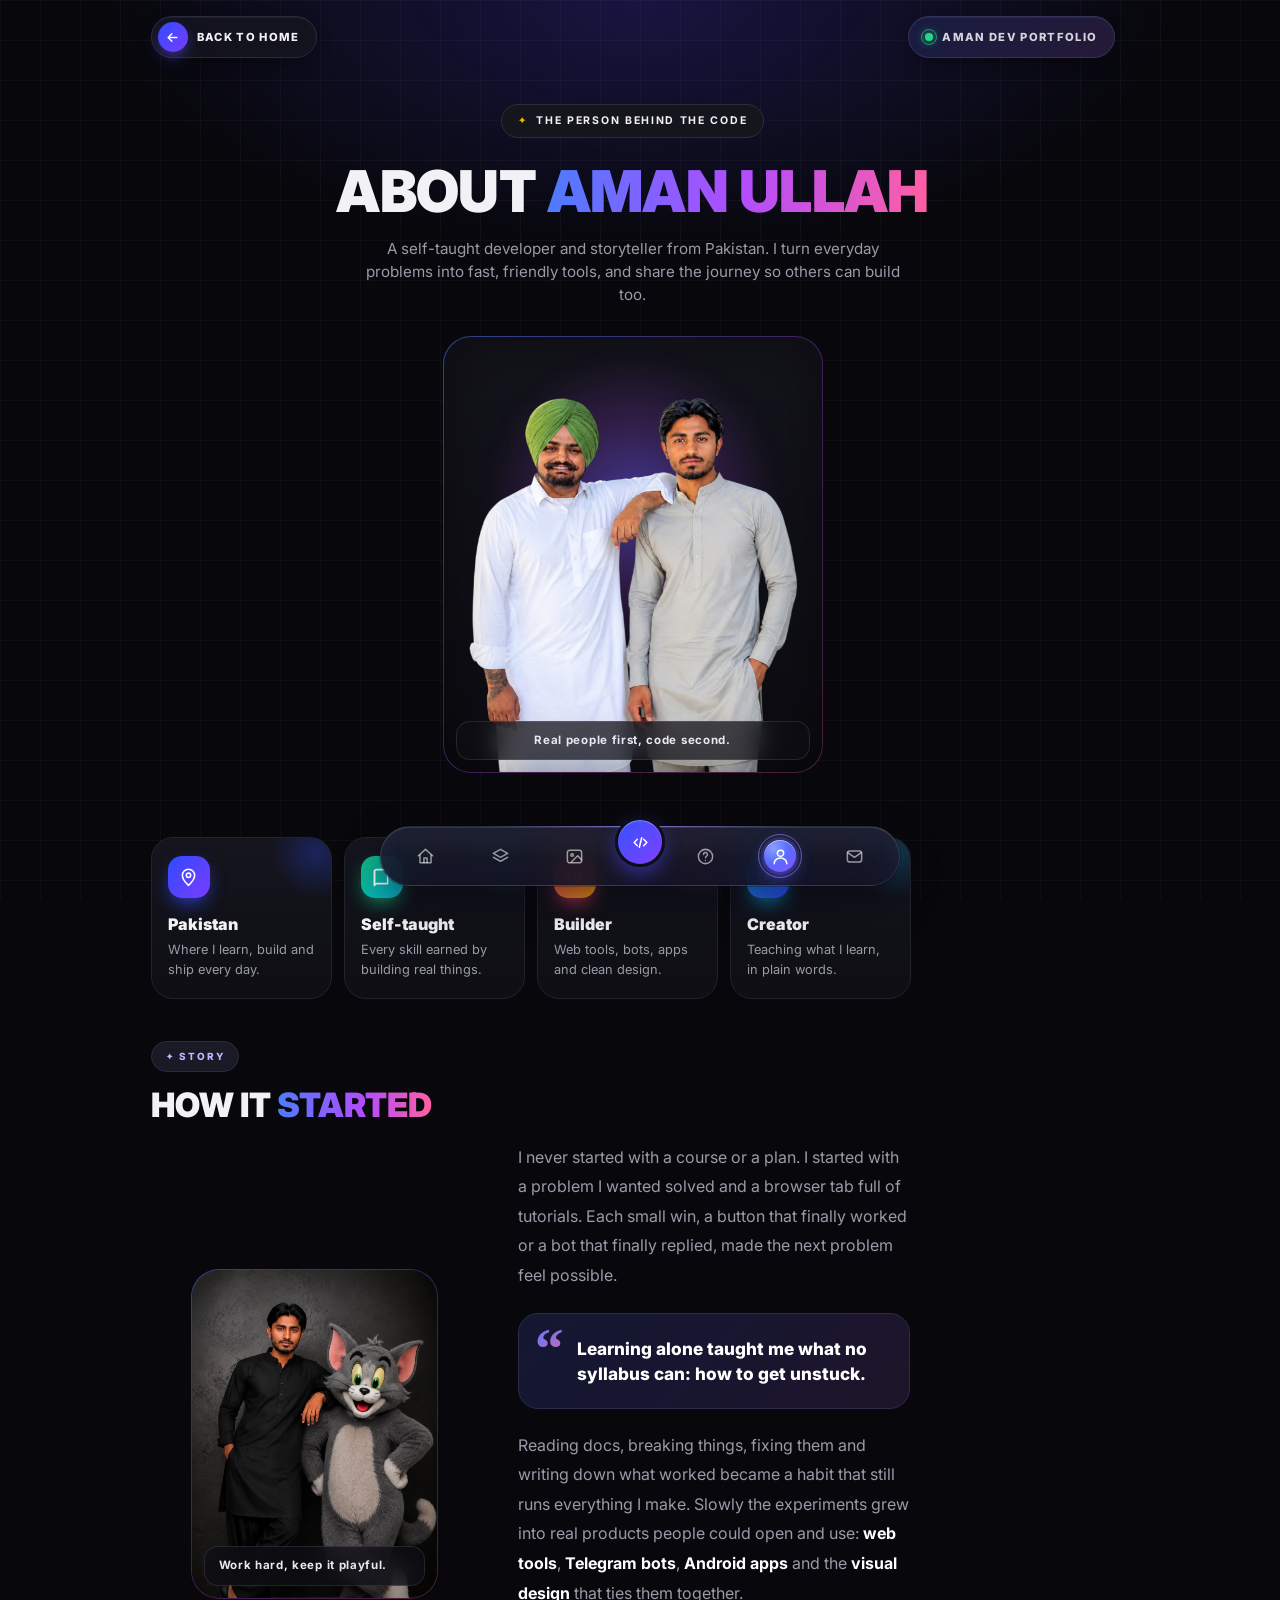
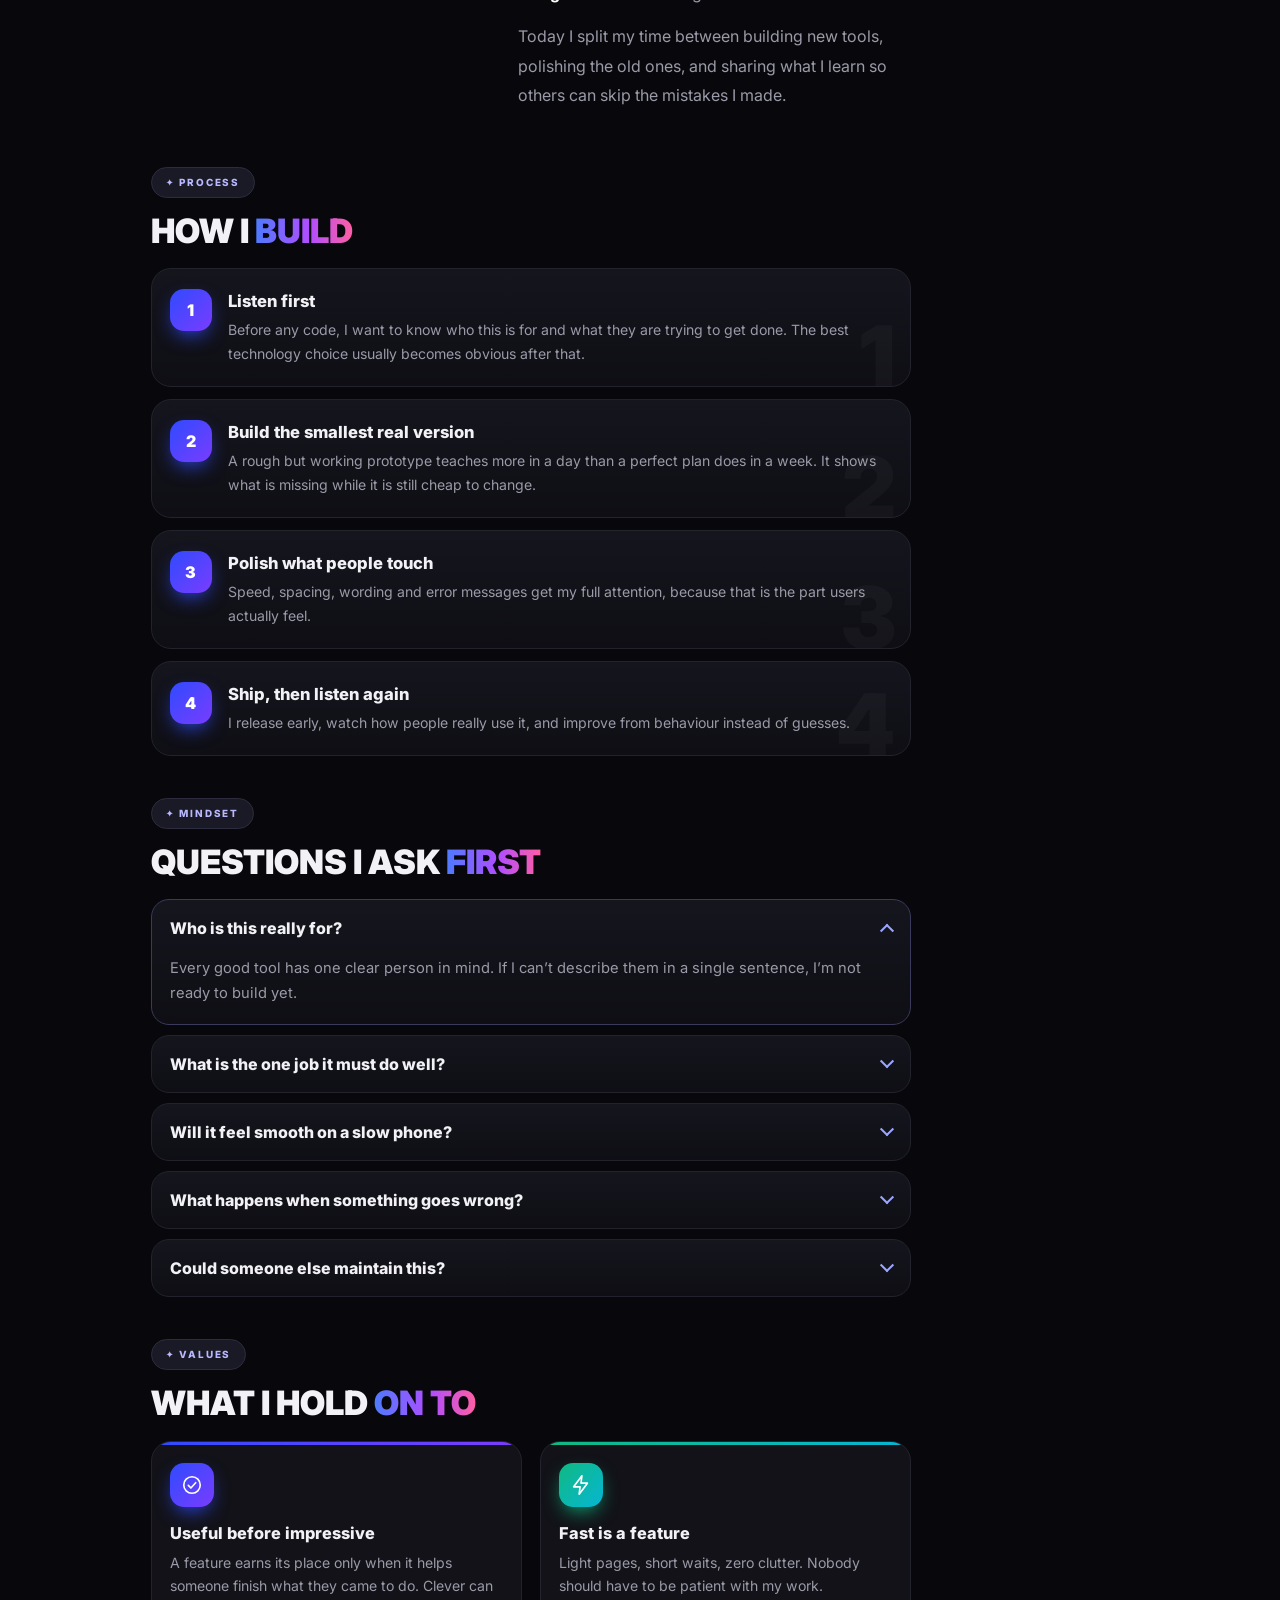
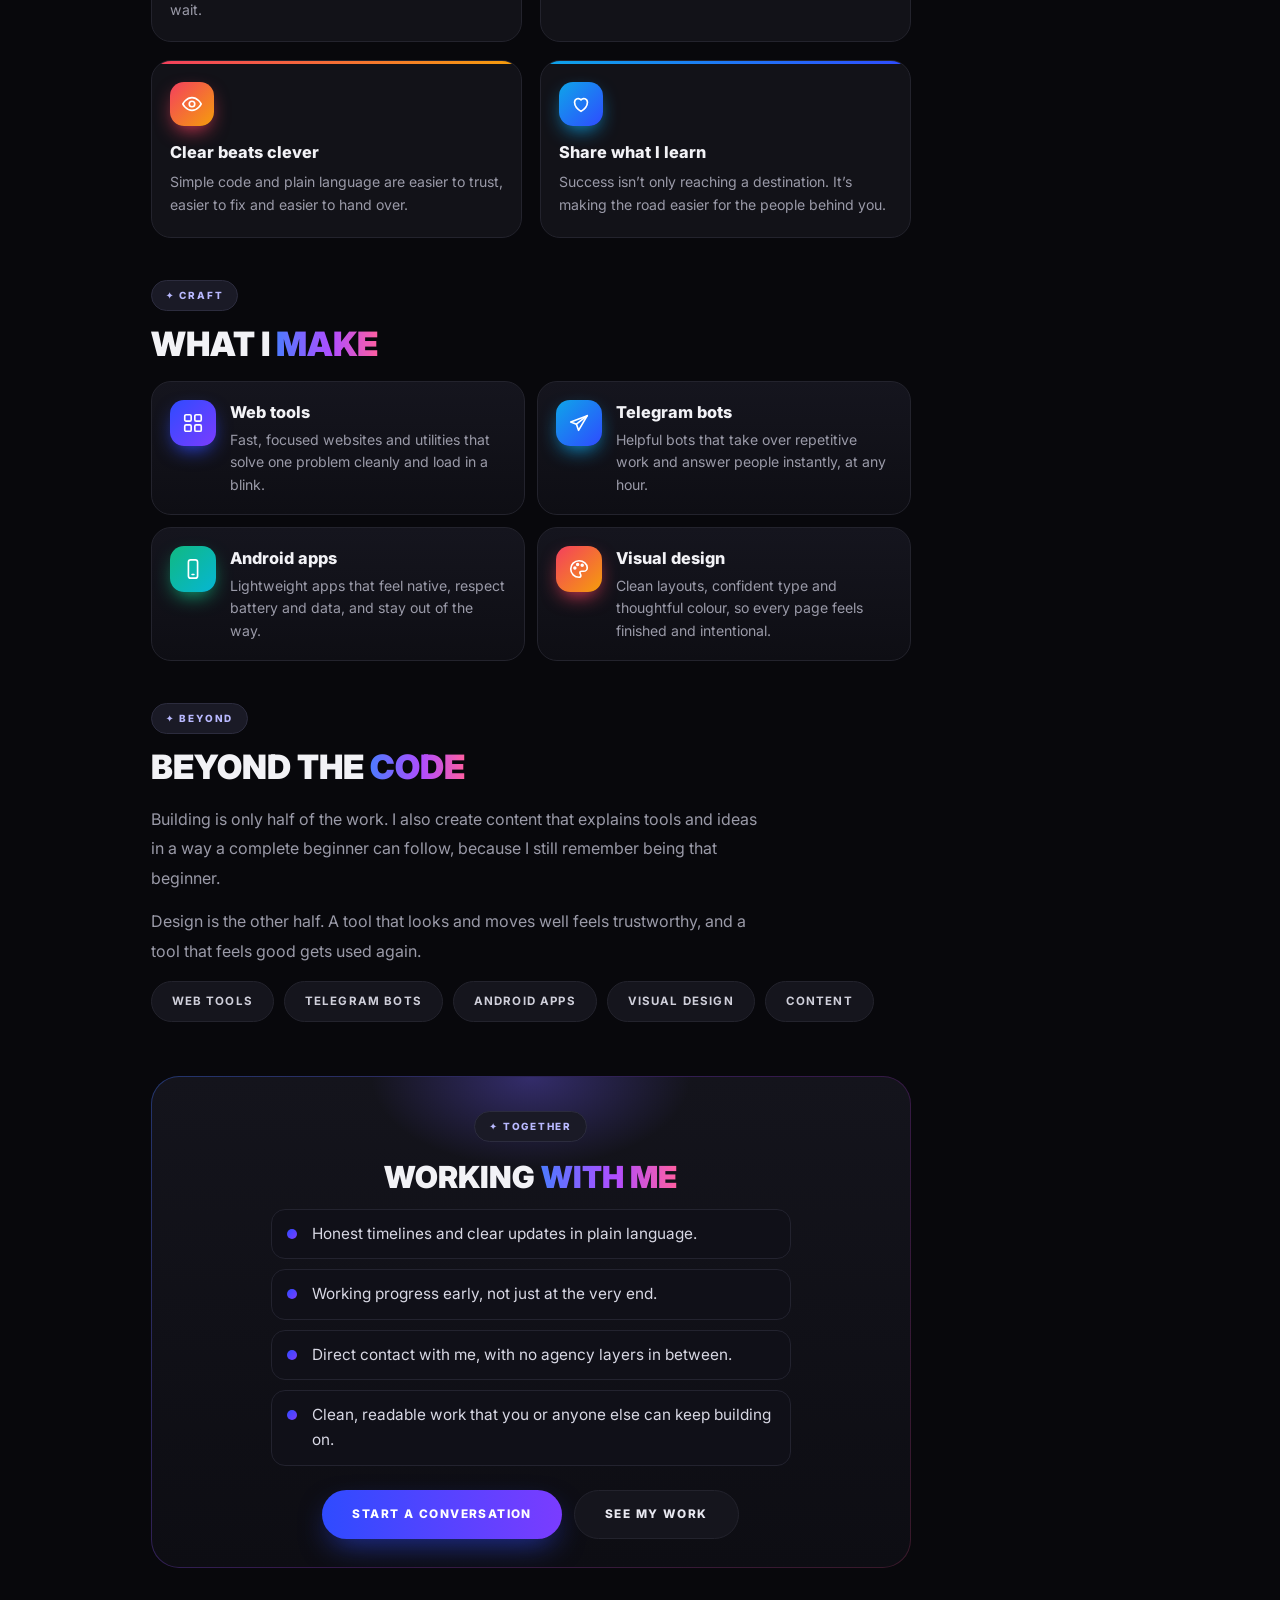
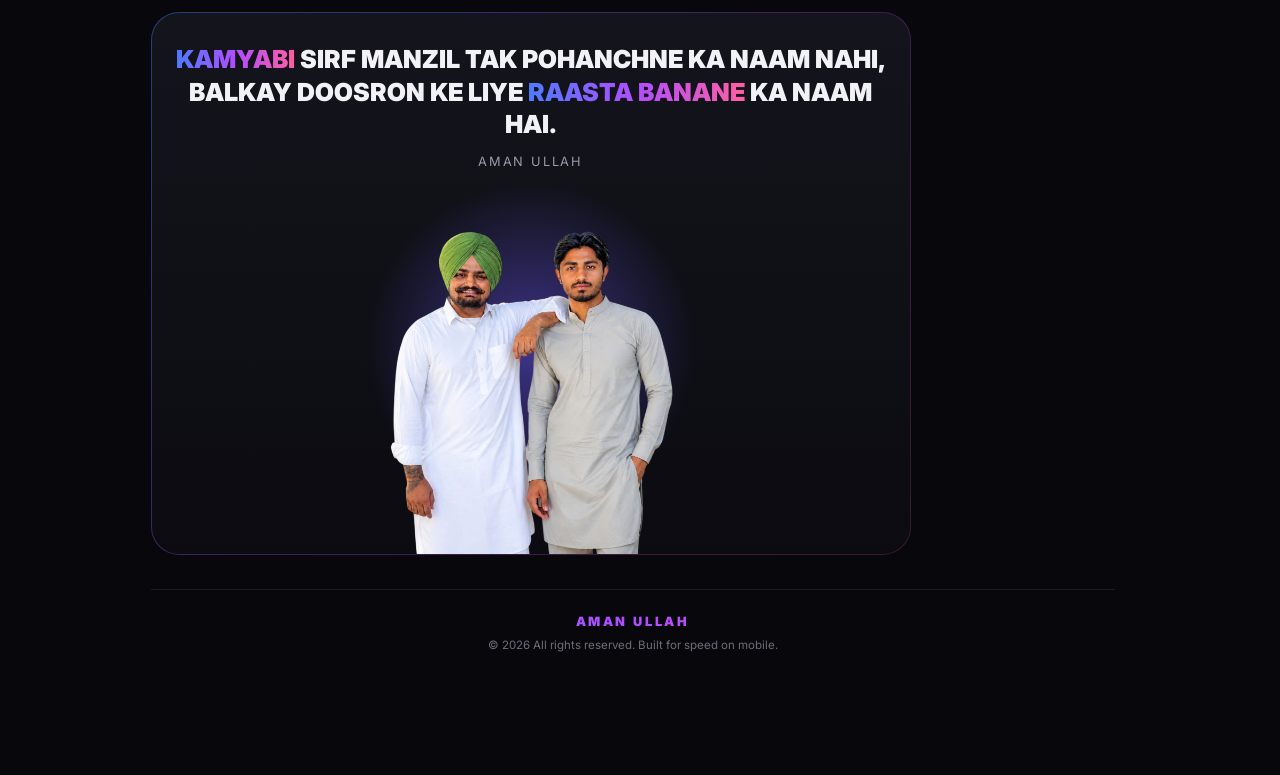
<file: about.html>
<!DOCTYPE html>
<html lang="en">
<head>
<meta charset="utf-8">
<meta name="viewport" content="width=device-width, initial-scale=1, viewport-fit=cover">
<meta name="color-scheme" content="dark">
<meta name="theme-color" content="#08080c">
<title>About Aman Ullah | Self-Taught Developer from Pakistan</title>
<meta name="description" content="About Aman Ullah: a self-taught developer and content creator from Pakistan. His story, process, values and how to work with him.">
<link rel="canonical" href="https://mr-amanullah736.vercel.app/about.html">
<meta name="robots" content="index, follow, max-image-preview:large">
<meta name="author" content="Aman Ullah">
<meta property="og:type" content="website">
<meta property="og:site_name" content="AMAN ULLAH">
<meta property="og:locale" content="en_US">
<meta property="og:title" content="About Aman Ullah | Self-Taught Developer from Pakistan">
<meta property="og:description" content="About Aman Ullah: a self-taught developer and content creator from Pakistan. His story, process, values and how to work with him.">
<meta property="og:url" content="https://mr-amanullah736.vercel.app/about.html">
<meta property="og:image" content="https://ik.imagekit.io/amanphoto/Personal/20260526_224103.jpg?updatedAt=1780210590255">
<meta property="og:image:alt" content="Aman Ullah, creative developer from Pakistan">
<meta name="twitter:card" content="summary_large_image">
<meta name="twitter:title" content="About Aman Ullah | Self-Taught Developer from Pakistan">
<meta name="twitter:description" content="About Aman Ullah: a self-taught developer and content creator from Pakistan. His story, process, values and how to work with him.">
<meta name="twitter:image" content="https://ik.imagekit.io/amanphoto/Personal/20260526_224103.jpg?updatedAt=1780210590255">
<link rel="icon" href="https://ik.imagekit.io/amanphoto/20260620_164003.png?updatedAt=1781955650166">
<link rel="apple-touch-icon" href="https://ik.imagekit.io/amanphoto/20260620_164003.png?updatedAt=1781955650166">
<script type="application/ld+json">{"@context":"https://schema.org","@graph":[{"@type":"Person","@id":"https://mr-amanullah736.vercel.app/#aman","name":"Aman Ullah","url":"https://mr-amanullah736.vercel.app/","image":"https://ik.imagekit.io/amanphoto/Personal/20260526_224103.jpg?updatedAt=1780210590255","jobTitle":"Creative Developer","description":"Self-taught developer and content creator from Pakistan.","address":{"@type":"PostalAddress","addressCountry":"PK"},"knowsAbout":["Web development","Telegram bots","Android apps","SEO tools","UI design"],"sameAs":["https://www.youtube.com/@amantechzone5911","https://www.tiktok.com/@amanullah.736","https://t.me/amaantechzone","https://whatsapp.com/channel/0029Vb8Hsxs72WU1Dx57eu1q"]},{"@type":"AboutPage","@id":"https://mr-amanullah736.vercel.app/about.html","url":"https://mr-amanullah736.vercel.app/about.html","name":"About Aman Ullah | Self-Taught Developer from Pakistan","description":"About Aman Ullah: a self-taught developer and content creator from Pakistan. His story, process, values and how to work with him.","isPartOf":{"@id":"https://mr-amanullah736.vercel.app/#site"},"about":{"@id":"https://mr-amanullah736.vercel.app/#aman"}},{"@type":"BreadcrumbList","itemListElement":[{"@type":"ListItem","position":1,"name":"Home","item":"https://mr-amanullah736.vercel.app/"},{"@type":"ListItem","position":2,"name":"About Aman Ullah","item":"https://mr-amanullah736.vercel.app/about.html"}]}]}</script>
<link rel="preconnect" href="https://fonts.googleapis.com">
<link href="https://fonts.googleapis.com/css2?family=Inter:wght@400;500;600;700;800;900&display=swap" rel="stylesheet">
<link rel="stylesheet" href="css/amanullah-about.css">
</head>
<body>
<div class="wrap">
 <div class="top"><a href="index.html#home"><em class="ar" style="font-style:normal"><svg width="16" height="16" viewBox="0 0 24 24" fill="none" stroke="currentColor" stroke-width="2.2" stroke-linecap="round" stroke-linejoin="round"><path d="M19 12H5m6-6-6 6 6 6"/></svg></em>Back to home</a><span><i></i>Aman Dev Portfolio</span></div>
 <div class="hero">
  <div class="badge"><b>&#10022;</b> The Person Behind The Code</div>
  <h1>About <em>Aman Ullah</em></h1>
  <p class="sub">A self-taught developer and storyteller from Pakistan. I turn everyday problems into fast, friendly tools, and share the journey so others can build too.</p>
  <figure class="ph ph-cut hero-ph"><img src="images/person.webp" width="1122" height="1402" alt="Two friends in traditional shalwar kameez standing together" fetchpriority="high"><figcaption>Real people first, code second.</figcaption></figure>
 </div>

 <section class="ab-s" id="glance">
  <div class="ab-gl"><div class="gl" style="--a:#2f4bff;--b:#7a3cff"><i><svg viewBox="0 0 24 24"><path d="M12 21s7-6.2 7-11.5a7 7 0 1 0-14 0C5 14.8 12 21 12 21z"/><circle cx="12" cy="9.5" r="2.5"/></svg></i><b>Pakistan</b><p>Where I learn, build and ship every day.</p></div><div class="gl" style="--a:#10b981;--b:#06b6d4"><i><svg viewBox="0 0 24 24"><path d="M4 5a2 2 0 0 1 2-2h13v16H6a2 2 0 0 0-2 2z"/><path d="M4 21V5"/></svg></i><b>Self-taught</b><p>Every skill earned by building real things.</p></div><div class="gl" style="--a:#f43f5e;--b:#f59e0b"><i><svg viewBox="0 0 24 24"><path d="M8 8l-4 4 4 4"/><path d="M16 8l4 4-4 4"/><path d="M13.5 6l-3 12"/></svg></i><b>Builder</b><p>Web tools, bots, apps and clean design.</p></div><div class="gl" style="--a:#0ea5e9;--b:#2f4bff"><i><svg viewBox="0 0 24 24"><rect x="3" y="6" width="18" height="12" rx="3"/><path d="m10 9.5 4 2.5-4 2.5z"/></svg></i><b>Creator</b><p>Teaching what I learn, in plain words.</p></div></div>
 </section>

 <section class="ab-s" id="story">
  <div class="ab-h"><span class="kick">&#10022; Story</span><h2>How it <em>started</em></h2></div>
  <div class="ab-split">
   <figure class="ph ph-tall"><img src="images/photo.webp" width="941" height="1672" alt="Portrait in a dark studio with a cartoon cat mascot" loading="lazy"><figcaption>Work hard, keep it playful.</figcaption></figure>
   <div class="ab-t">
    <p>I never started with a course or a plan. I started with a problem I wanted solved and a browser tab full of tutorials. Each small win, a button that finally worked or a bot that finally replied, made the next problem feel possible.</p>
    <blockquote class="pull">Learning alone taught me what no syllabus can: how to get unstuck.</blockquote>
    <p>Reading docs, breaking things, fixing them and writing down what worked became a habit that still runs everything I make. Slowly the experiments grew into real products people could open and use: <b>web tools</b>, <b>Telegram bots</b>, <b>Android apps</b> and the <b>visual design</b> that ties them together.</p>
    <p>Today I split my time between building new tools, polishing the old ones, and sharing what I learn so others can skip the mistakes I made.</p>
   </div>
  </div>
 </section>

 <section class="ab-s" id="process">
  <div class="ab-h"><span class="kick">&#10022; Process</span><h2>How I <em>build</em></h2></div>
  <ol class="ab-steps"><li data-n="1"><i>1</i><div><b>Listen first</b><p>Before any code, I want to know who this is for and what they are trying to get done. The best technology choice usually becomes obvious after that.</p></div></li><li data-n="2"><i>2</i><div><b>Build the smallest real version</b><p>A rough but working prototype teaches more in a day than a perfect plan does in a week. It shows what is missing while it is still cheap to change.</p></div></li><li data-n="3"><i>3</i><div><b>Polish what people touch</b><p>Speed, spacing, wording and error messages get my full attention, because that is the part users actually feel.</p></div></li><li data-n="4"><i>4</i><div><b>Ship, then listen again</b><p>I release early, watch how people really use it, and improve from behaviour instead of guesses.</p></div></li></ol>
 </section>

 <section class="ab-s" id="ask">
  <div class="ab-h"><span class="kick">&#10022; Mindset</span><h2>Questions I ask <em>first</em></h2></div>
  <div class="ab-faq">
   <details open><summary>Who is this really for?</summary><p>Every good tool has one clear person in mind. If I can&rsquo;t describe them in a single sentence, I&rsquo;m not ready to build yet.</p></details>
   <details><summary>What is the one job it must do well?</summary><p>One thing done perfectly beats ten things done halfway. Everything else can wait for version two.</p></details>
   <details><summary>Will it feel smooth on a slow phone?</summary><p>Many people use my work on mobile, often on weak connections. If it is smooth there, it is smooth everywhere.</p></details>
   <details><summary>What happens when something goes wrong?</summary><p>Errors and empty states are part of the design. A calm, helpful message earns more trust than a flawless happy path.</p></details>
   <details><summary>Could someone else maintain this?</summary><p>I write for the person who opens the code next, and that person is very often future me.</p></details>
  </div>
 </section>

 <section class="ab-s" id="values">
  <div class="ab-h"><span class="kick">&#10022; Values</span><h2>What I hold <em>on to</em></h2></div>
  <div class="grid ab-g"><div class="card vc" style="--g:linear-gradient(90deg,#2f4bff,#7a3cff);--a:#2f4bff;--b:#7a3cff"><div class="bd"><i><svg viewBox="0 0 24 24"><circle cx="12" cy="12" r="9"/><path d="m8 12.5 2.8 2.8L16 9.5"/></svg></i><h3>Useful before impressive</h3><p>A feature earns its place only when it helps someone finish what they came to do. Clever can wait.</p></div></div><div class="card vc" style="--g:linear-gradient(90deg,#10b981,#06b6d4);--a:#10b981;--b:#06b6d4"><div class="bd"><i><svg viewBox="0 0 24 24"><path d="M13 2 4 14h7l-1 8 9-12h-7z"/></svg></i><h3>Fast is a feature</h3><p>Light pages, short waits, zero clutter. Nobody should have to be patient with my work.</p></div></div><div class="card vc" style="--g:linear-gradient(90deg,#f43f5e,#f59e0b);--a:#f43f5e;--b:#f59e0b"><div class="bd"><i><svg viewBox="0 0 24 24"><path d="M2 12s3.6-7 10-7 10 7 10 7-3.6 7-10 7S2 12 2 12z"/><circle cx="12" cy="12" r="3"/></svg></i><h3>Clear beats clever</h3><p>Simple code and plain language are easier to trust, easier to fix and easier to hand over.</p></div></div><div class="card vc" style="--g:linear-gradient(90deg,#0ea5e9,#2f4bff);--a:#0ea5e9;--b:#2f4bff"><div class="bd"><i><svg viewBox="0 0 24 24"><path d="M12 20s-7-4.4-7-10a4 4 0 0 1 7-2.5A4 4 0 0 1 19 10c0 5.6-7 10-7 10z"/></svg></i><h3>Share what I learn</h3><p>Success isn&rsquo;t only reaching a destination. It&rsquo;s making the road easier for the people behind you.</p></div></div></div>
 </section>

 <section class="ab-s" id="make">
  <div class="ab-h"><span class="kick">&#10022; Craft</span><h2>What I <em>make</em></h2></div>
  <div class="ab-tiles"><div class="ab-tile" style="--a:#2f4bff;--b:#7a3cff"><i><svg viewBox="0 0 24 24"><rect x="3" y="3" width="7" height="7" rx="1.5"/><rect x="14" y="3" width="7" height="7" rx="1.5"/><rect x="3" y="14" width="7" height="7" rx="1.5"/><rect x="14" y="14" width="7" height="7" rx="1.5"/></svg></i><div><b>Web tools</b><p>Fast, focused websites and utilities that solve one problem cleanly and load in a blink.</p></div></div><div class="ab-tile" style="--a:#0ea5e9;--b:#2f4bff"><i><svg viewBox="0 0 24 24"><path d="m21 4-9.5 16-2.3-6.7L3 11z"/><path d="m21 4-11.8 9.3"/></svg></i><div><b>Telegram bots</b><p>Helpful bots that take over repetitive work and answer people instantly, at any hour.</p></div></div><div class="ab-tile" style="--a:#10b981;--b:#06b6d4"><i><svg viewBox="0 0 24 24"><rect x="7" y="2" width="10" height="20" rx="2.5"/><path d="M11 18h2"/></svg></i><div><b>Android apps</b><p>Lightweight apps that feel native, respect battery and data, and stay out of the way.</p></div></div><div class="ab-tile" style="--a:#f43f5e;--b:#f59e0b"><i><svg viewBox="0 0 24 24"><path d="M12 3a9 9 0 1 0 0 18c1.4 0 2-1 2-2 0-1.5-1-1.6-1-2.8 0-1 .8-1.7 1.9-1.7H17a4 4 0 0 0 4-4C21 6.6 17 3 12 3z"/><circle cx="7.5" cy="11" r="1"/><circle cx="10.5" cy="7" r="1"/><circle cx="15.5" cy="8" r="1"/></svg></i><div><b>Visual design</b><p>Clean layouts, confident type and thoughtful colour, so every page feels finished and intentional.</p></div></div></div>
 </section>

 <section class="ab-s" id="beyond">
  <div class="ab-h"><span class="kick">&#10022; Beyond</span><h2>Beyond the <em>code</em></h2></div>
  <div class="ab-t">
   <p>Building is only half of the work. I also create content that explains tools and ideas in a way a complete beginner can follow, because I still remember being that beginner.</p>
   <p>Design is the other half. A tool that looks and moves well feels trustworthy, and a tool that feels good gets used again.</p>
  </div>
  <div class="chips ab-c"><span>Web tools</span><span>Telegram bots</span><span>Android apps</span><span>Visual design</span><span>Content</span></div>
 </section>

 <section class="about ab-w" id="together">
  <span class="kick">&#10022; Together</span>
  <h2>Working <em>with me</em></h2>
  <ul class="ab-l">
   <li>Honest timelines and clear updates in plain language.</li>
   <li>Working progress early, not just at the very end.</li>
   <li>Direct contact with me, with no agency layers in between.</li>
   <li>Clean, readable work that you or anyone else can keep building on.</li>
  </ul>
  <div class="ab-cta"><a class="ab-btn" href="contact.html">Start a conversation</a><a class="ab-btn ab-b2" href="projects.html">See my work</a></div>
 </section>

 <section class="ab-ban">
  <div class="bt"><blockquote><mark>Kamyabi</mark> sirf manzil tak pohanchne ka naam nahi, balkay doosron ke liye <mark>raasta banane</mark> ka naam hai.</blockquote><cite>Aman Ullah</cite></div>
  <div class="ph-b"><img src="images/person.webp" width="1122" height="1402" alt="Two friends standing together" loading="lazy"></div>
 </section>

 <footer class="foot"><strong>Aman Ullah</strong><span>&copy; <span id="yr" style="display:inline;margin:0"></span> All rights reserved. Built for speed on mobile.</span></footer>
</div>
<nav class="nv" id="nvd" aria-label="Quick navigation">
<div class="nv-g">
  <a href="index.html#home" data-page="index.html" aria-label="Home"><span class="nv-i"><svg viewBox="0 0 24 24" fill="none" stroke="currentColor" stroke-width="1.9" stroke-linecap="round" stroke-linejoin="round" aria-hidden="true"><path d="M3 11l9-8 9 8"/><path d="M5 10v10h14V10"/><path d="M10 20v-6h4v6"/></svg></span><b>Home</b></a>
  <a href="skills.html" data-page="skills.html" aria-label="Skills"><span class="nv-i"><svg viewBox="0 0 24 24" fill="none" stroke="currentColor" stroke-width="1.9" stroke-linecap="round" stroke-linejoin="round" aria-hidden="true"><path d="M12 3l9 5-9 5-9-5 9-5z"/><path d="M3 13l9 5 9-5"/></svg></span><b>Skills</b></a>
  <a href="gallery.html" data-page="gallery.html" aria-label="Gallery"><span class="nv-i"><svg viewBox="0 0 24 24" fill="none" stroke="currentColor" stroke-width="1.9" stroke-linecap="round" stroke-linejoin="round" aria-hidden="true"><rect x="3" y="4" width="18" height="16" rx="3"/><circle cx="9" cy="10" r="1.6"/><path d="M21 16l-5-5-8 8"/></svg></span><b>Gallery</b></a>
</div>
  <a href="projects.html" data-page="projects.html" class="nv-mid" aria-label="Projects"><span class="nv-i"><svg viewBox="0 0 24 24" fill="none" stroke="currentColor" stroke-width="1.9" stroke-linecap="round" stroke-linejoin="round" aria-hidden="true"><path d="M8 8l-4 4 4 4"/><path d="M16 8l4 4-4 4"/><path d="M13.5 6l-3 12"/></svg></span></a>
<div class="nv-g">
  <a href="index.html#faq" data-page="faq" aria-label="FAQ"><span class="nv-i"><svg viewBox="0 0 24 24" fill="none" stroke="currentColor" stroke-width="1.9" stroke-linecap="round" stroke-linejoin="round" aria-hidden="true"><circle cx="12" cy="12" r="9"/><path d="M9.5 9.5a2.5 2.5 0 1 1 3.5 2.3c-.7.4-1 .9-1 1.7"/><path d="M12 17h.01"/></svg></span><b>FAQ</b></a>
  <a href="about.html" data-page="about.html" aria-label="About"><span class="nv-i"><svg viewBox="0 0 24 24" fill="none" stroke="currentColor" stroke-width="1.9" stroke-linecap="round" stroke-linejoin="round" aria-hidden="true"><circle cx="12" cy="8" r="4"/><path d="M4 21c0-4 3.6-7 8-7s8 3 8 7"/></svg></span><b>About</b></a>
  <a href="contact.html" data-page="contact.html" aria-label="Contact"><span class="nv-i"><svg viewBox="0 0 24 24" fill="none" stroke="currentColor" stroke-width="1.9" stroke-linecap="round" stroke-linejoin="round" aria-hidden="true"><rect x="3" y="5" width="18" height="14" rx="3"/><path d="M3.5 7l8.5 6 8.5-6"/></svg></span><b>Contact</b></a>
</div>
</nav>



<script src="js/amanullah-about.js"></script>
<script src="js/amanullah-cms.js"></script>
</body>
</html>
</file>
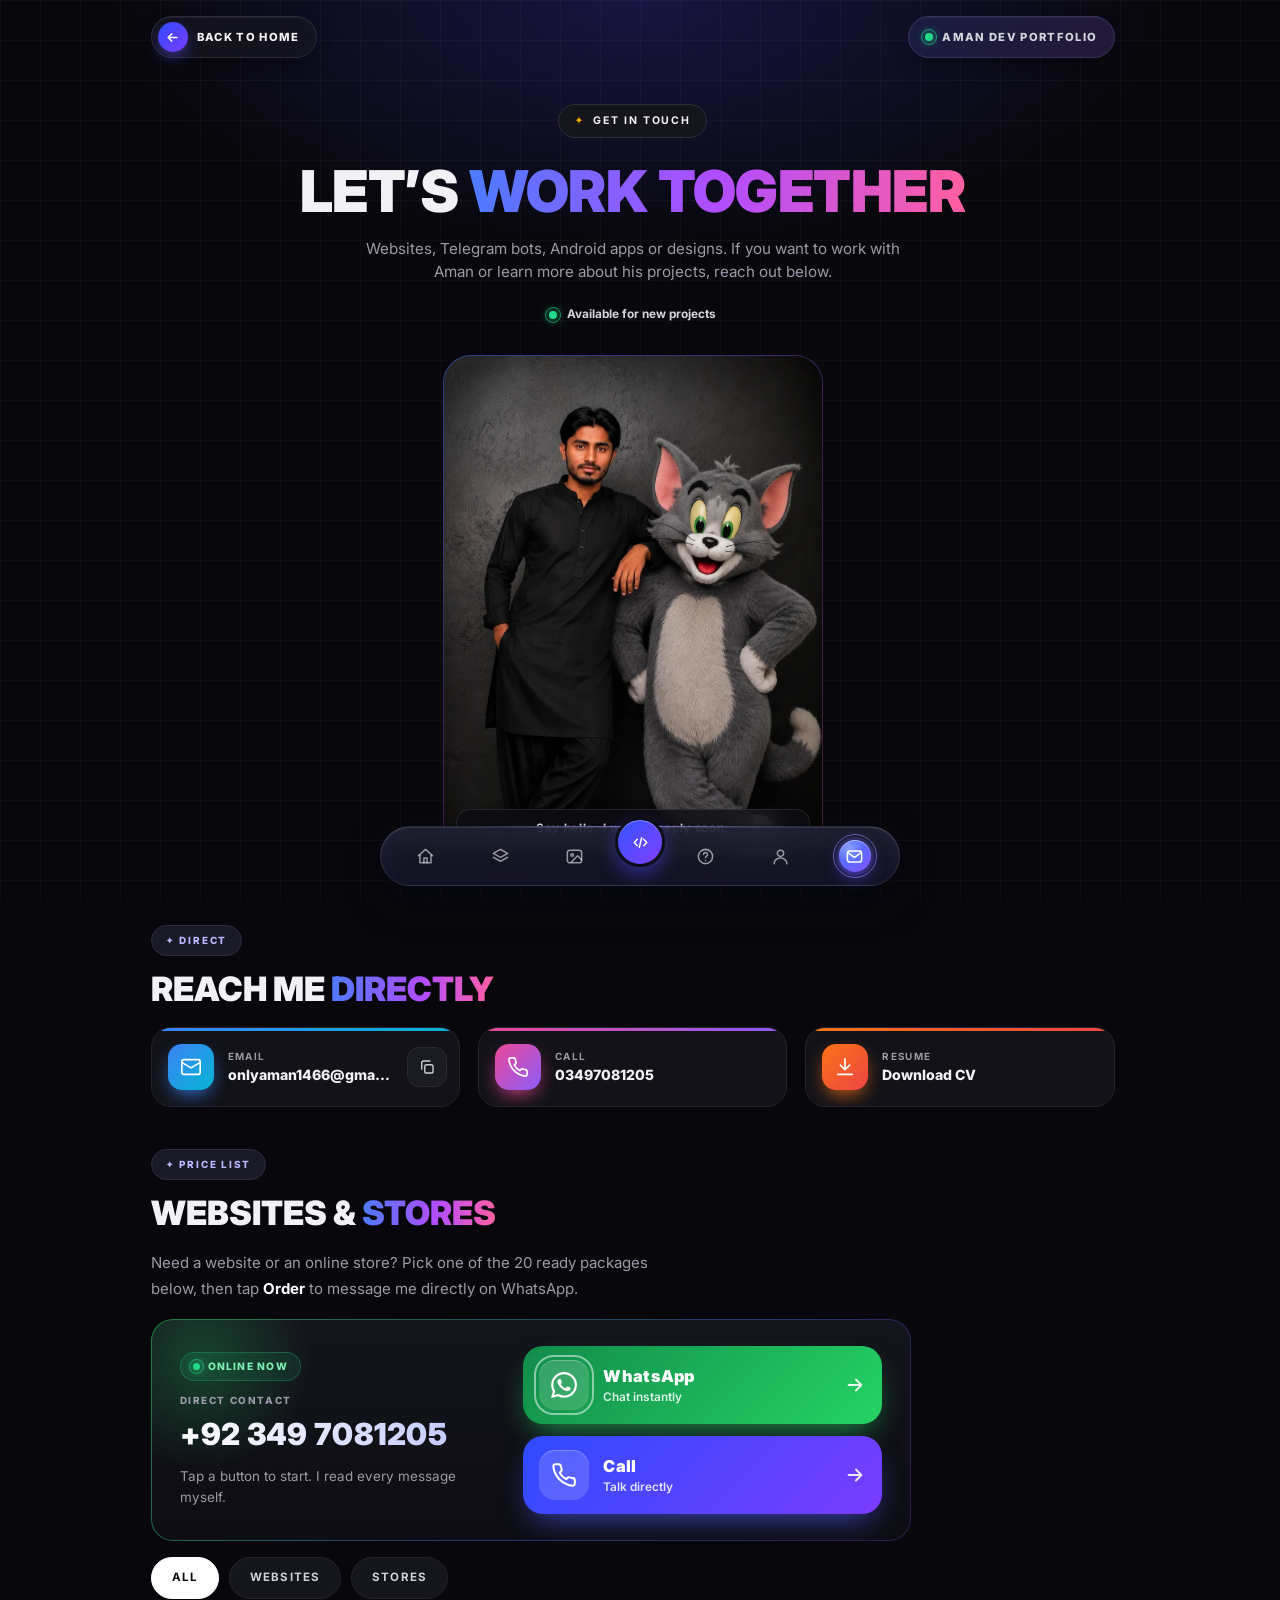
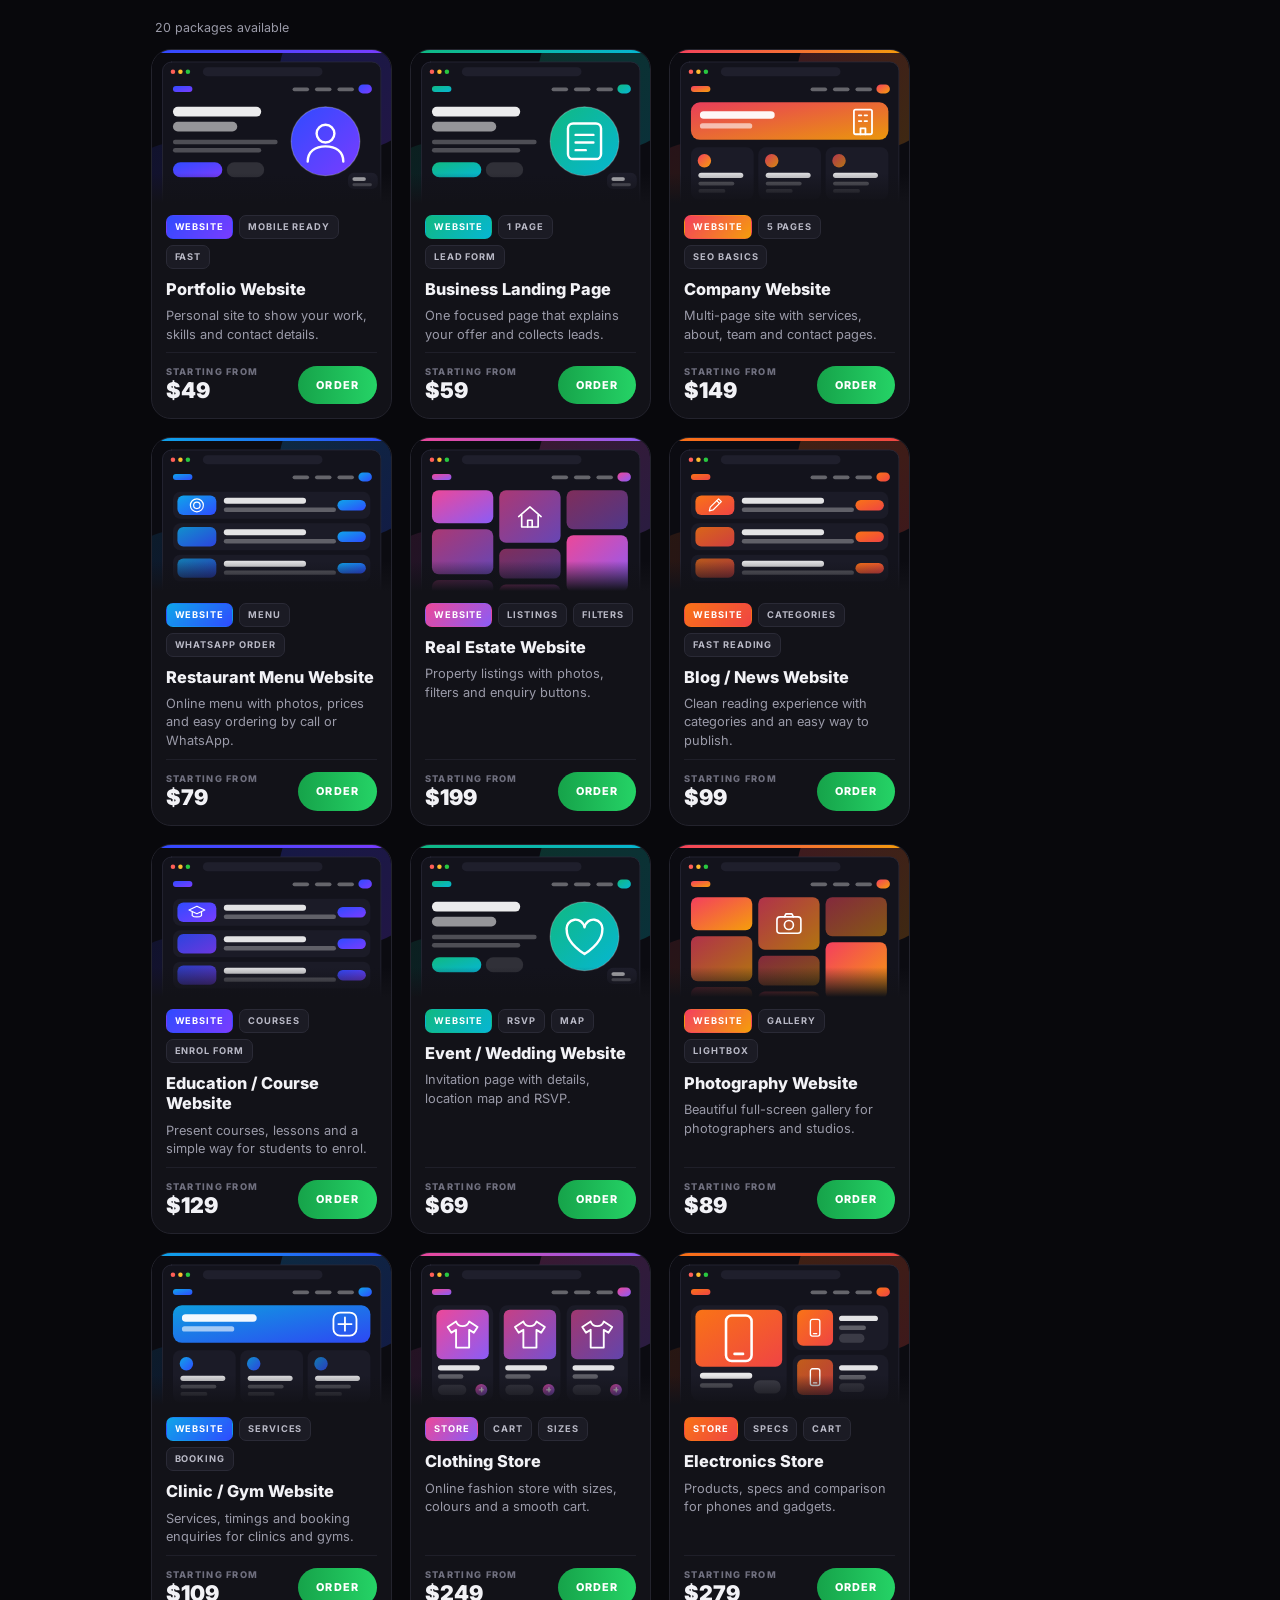
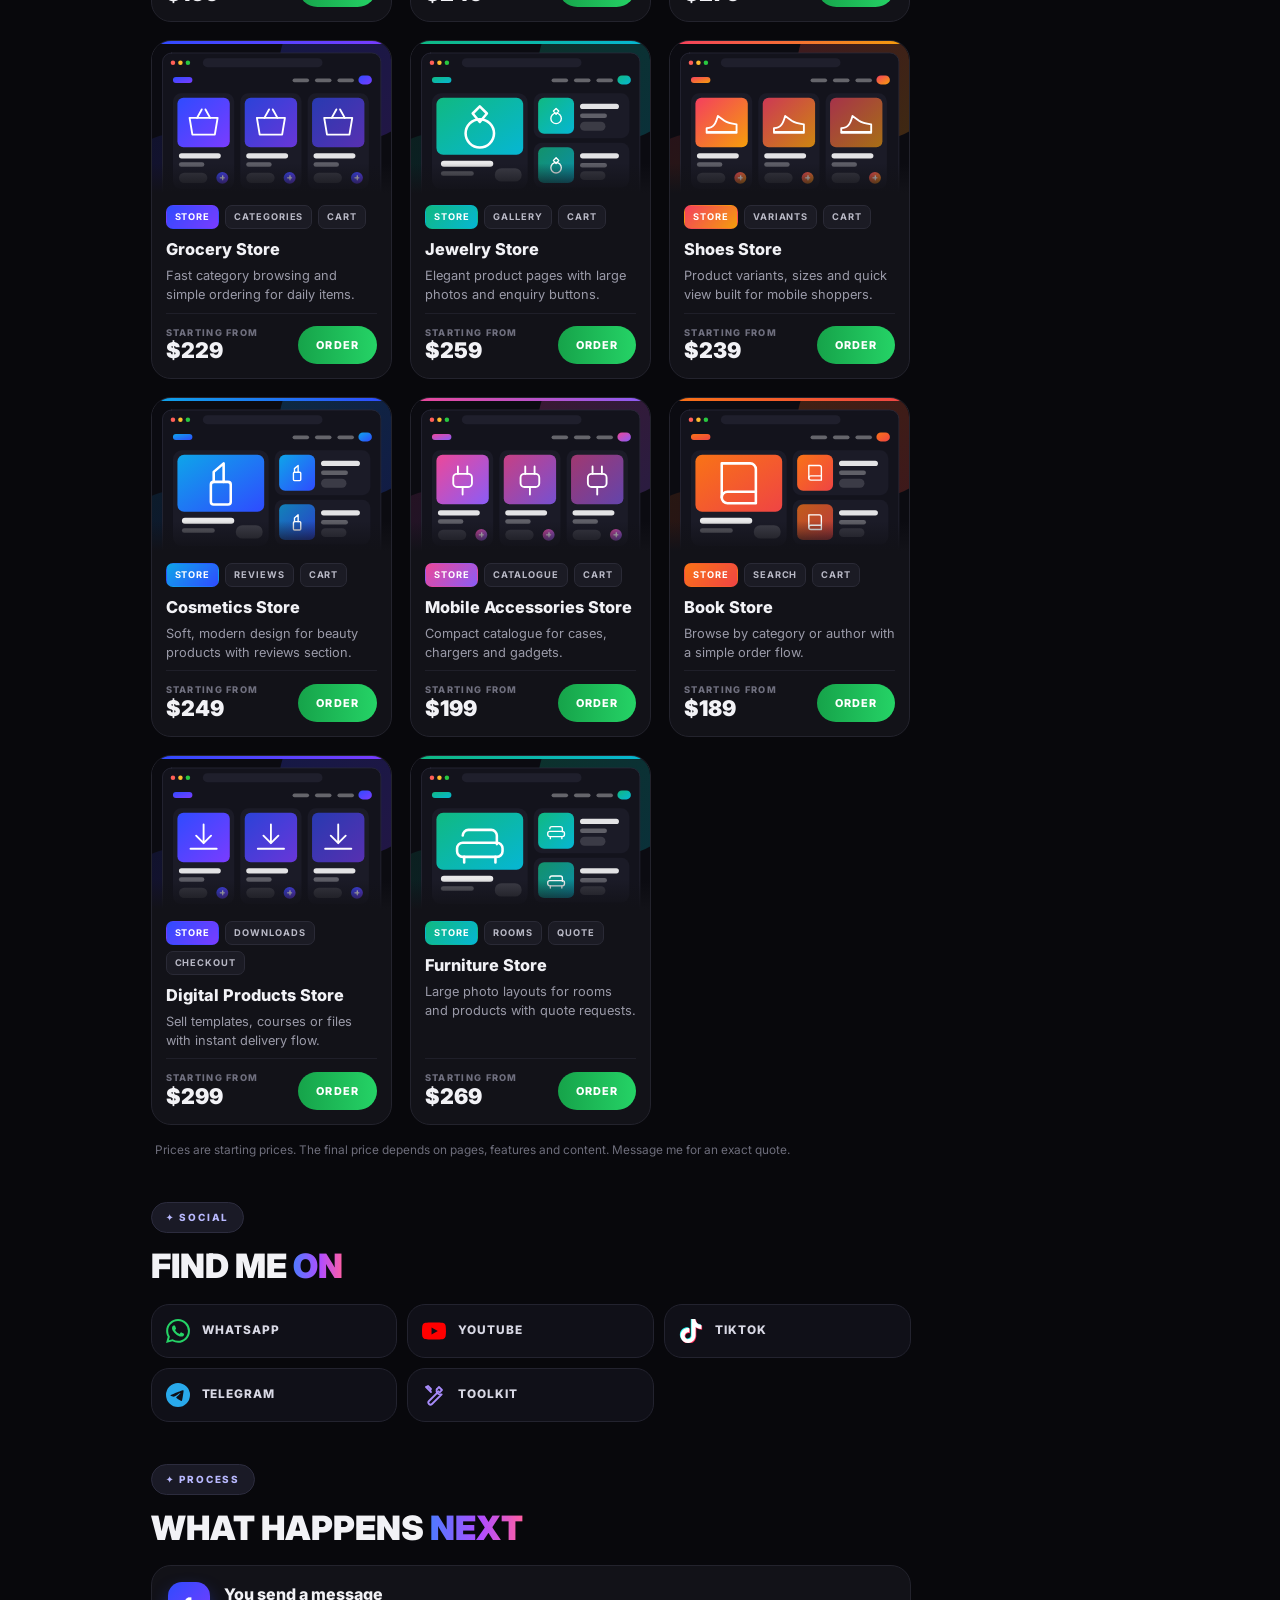
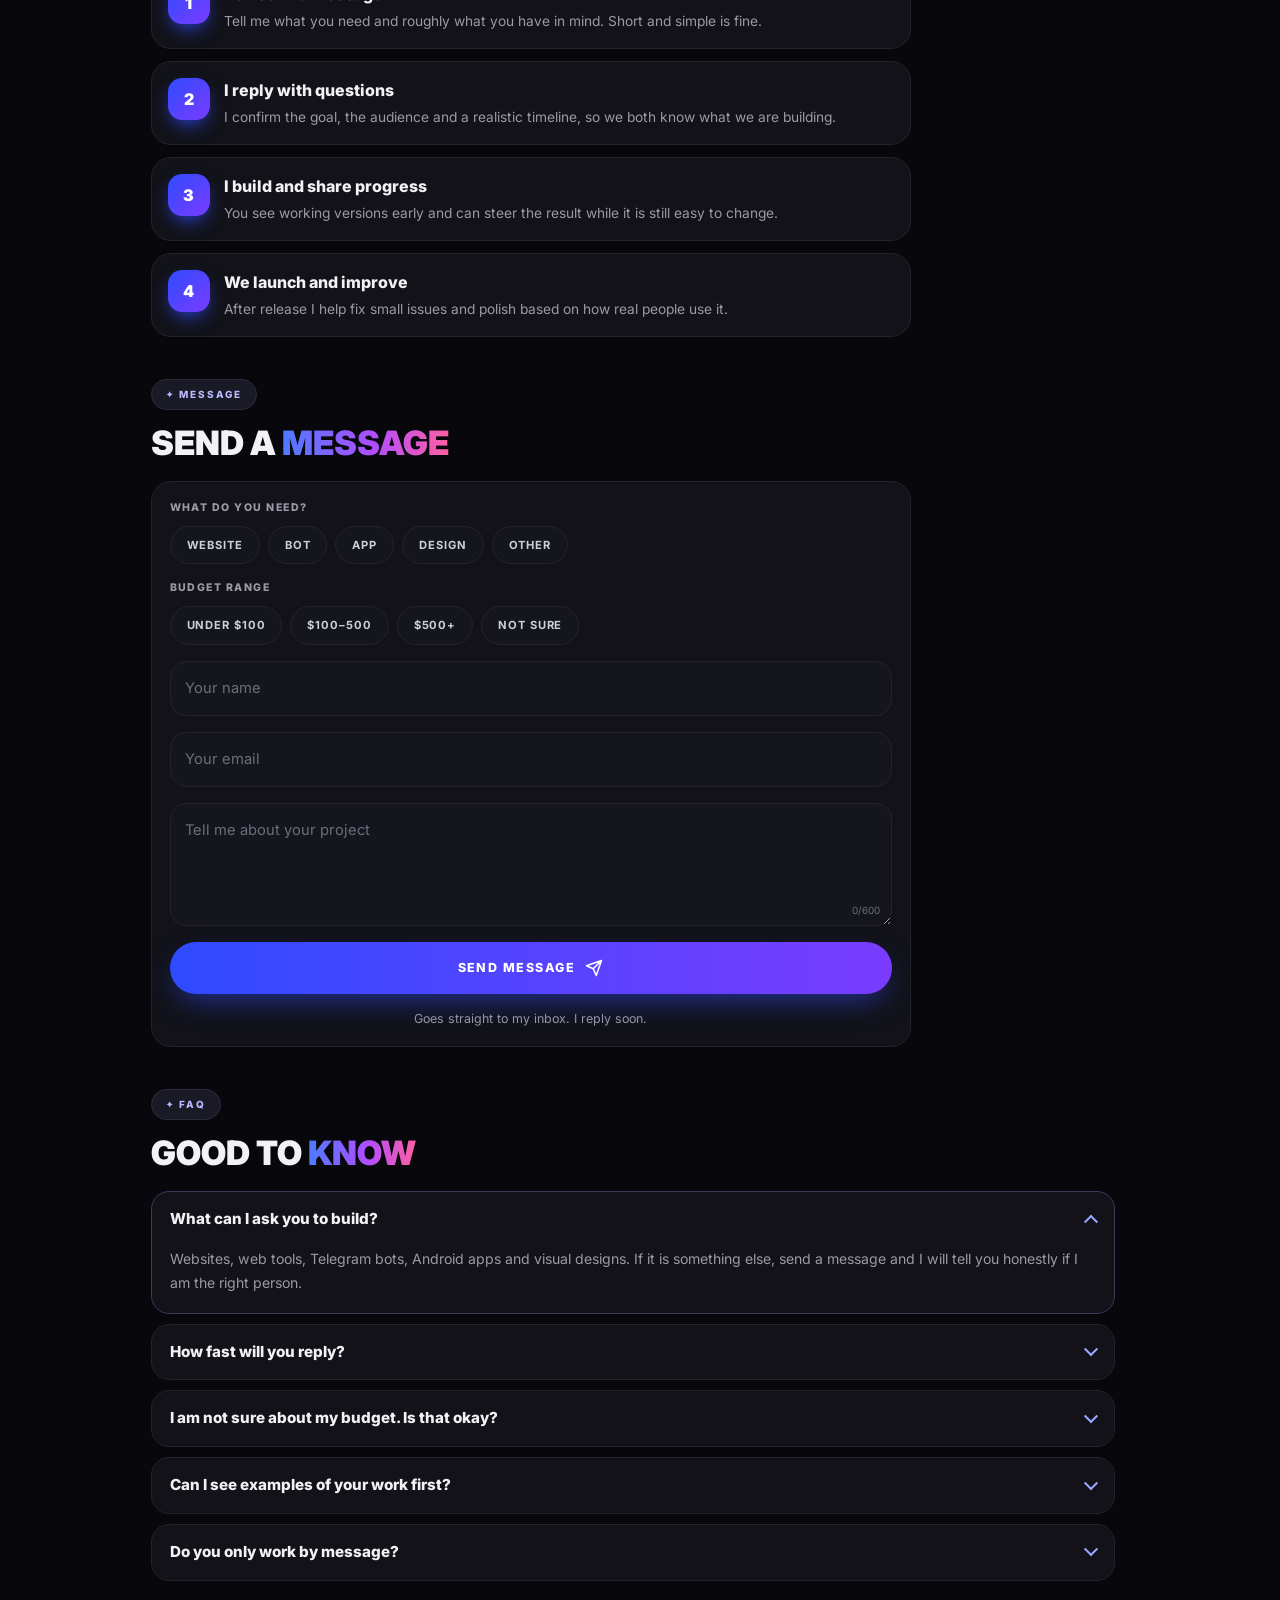
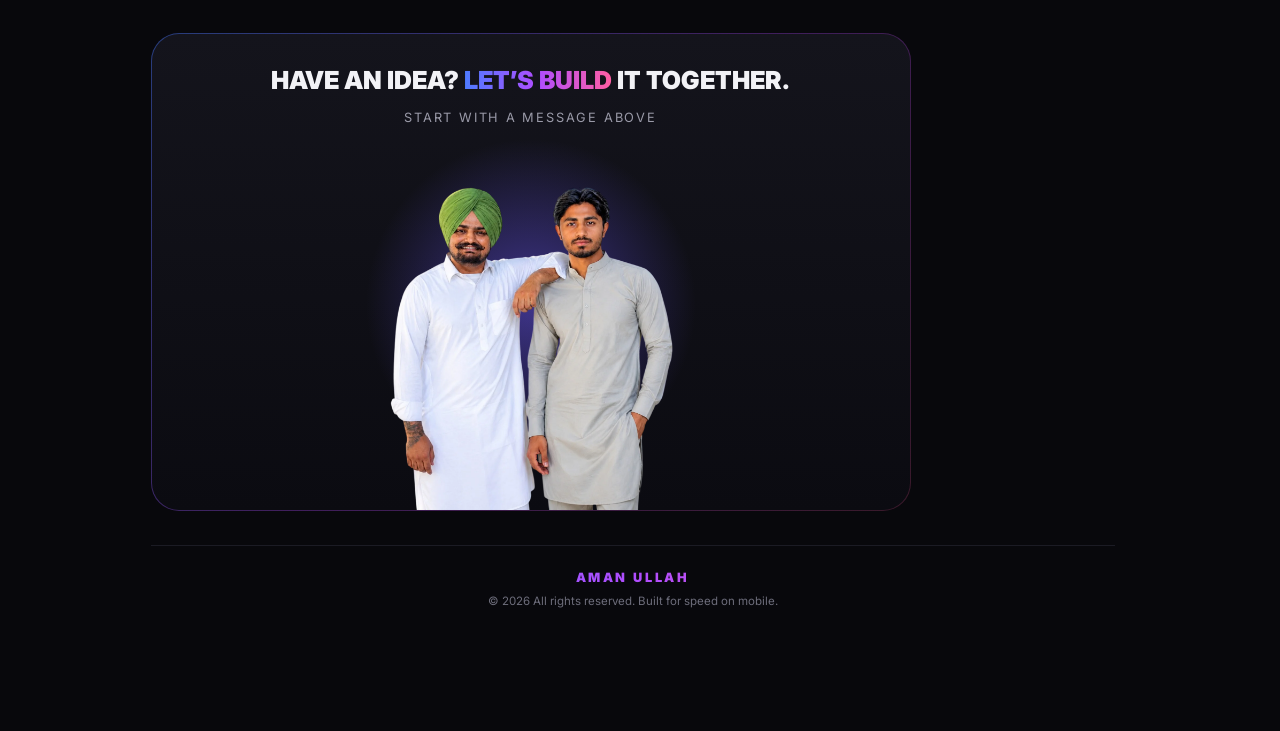
<file: contact.html>
<!DOCTYPE html>
<html lang="en">
<head>
<meta charset="utf-8">
<meta name="viewport" content="width=device-width, initial-scale=1, viewport-fit=cover">
<meta name="color-scheme" content="dark">
<meta name="theme-color" content="#08080c">
<title>Contact Aman Ullah | Websites, Bots &amp; Apps</title>
<meta name="description" content="Contact Aman Ullah for websites, Telegram bots, Android apps and designs. Email, call, social links or send a project message and get a quick reply.">
<link rel="canonical" href="https://mr-amanullah736.vercel.app/contact.html">
<meta name="robots" content="index, follow, max-image-preview:large">
<meta name="author" content="Aman Ullah">
<meta property="og:type" content="website">
<meta property="og:site_name" content="AMAN ULLAH">
<meta property="og:locale" content="en_US">
<meta property="og:title" content="Contact Aman Ullah | Websites, Bots &amp; Apps">
<meta property="og:description" content="Contact Aman Ullah for websites, Telegram bots, Android apps and designs. Email, call, social links or send a project message and get a quick reply.">
<meta property="og:url" content="https://mr-amanullah736.vercel.app/contact.html">
<meta property="og:image" content="https://ik.imagekit.io/amanphoto/Personal/20260526_224103.jpg?updatedAt=1780210590255">
<meta property="og:image:alt" content="Aman Ullah, creative developer from Pakistan">
<meta name="twitter:card" content="summary_large_image">
<meta name="twitter:title" content="Contact Aman Ullah | Websites, Bots &amp; Apps">
<meta name="twitter:description" content="Contact Aman Ullah for websites, Telegram bots, Android apps and designs. Email, call, social links or send a project message and get a quick reply.">
<meta name="twitter:image" content="https://ik.imagekit.io/amanphoto/Personal/20260526_224103.jpg?updatedAt=1780210590255">
<link rel="icon" href="https://ik.imagekit.io/amanphoto/20260620_164003.png?updatedAt=1781955650166">
<link rel="apple-touch-icon" href="https://ik.imagekit.io/amanphoto/20260620_164003.png?updatedAt=1781955650166">
<script type="application/ld+json">{"@context":"https://schema.org","@graph":[{"@type":"Person","@id":"https://mr-amanullah736.vercel.app/#aman","name":"Aman Ullah","url":"https://mr-amanullah736.vercel.app/","image":"https://ik.imagekit.io/amanphoto/Personal/20260526_224103.jpg?updatedAt=1780210590255","jobTitle":"Creative Developer","description":"Self-taught developer and content creator from Pakistan.","address":{"@type":"PostalAddress","addressCountry":"PK"},"knowsAbout":["Web development","Telegram bots","Android apps","SEO tools","UI design"],"sameAs":["https://www.youtube.com/@amantechzone5911","https://www.tiktok.com/@amanullah.736","https://t.me/amaantechzone","https://whatsapp.com/channel/0029Vb8Hsxs72WU1Dx57eu1q"]},{"@type":"ContactPage","@id":"https://mr-amanullah736.vercel.app/contact.html","url":"https://mr-amanullah736.vercel.app/contact.html","name":"Contact Aman Ullah | Websites, Bots & Apps","description":"Contact Aman Ullah for websites, Telegram bots, Android apps and designs. Email, call, social links or send a project message and get a quick reply.","isPartOf":{"@id":"https://mr-amanullah736.vercel.app/#site"},"about":{"@id":"https://mr-amanullah736.vercel.app/#aman"}},{"@type":"BreadcrumbList","itemListElement":[{"@type":"ListItem","position":1,"name":"Home","item":"https://mr-amanullah736.vercel.app/"},{"@type":"ListItem","position":2,"name":"Contact Aman Ullah","item":"https://mr-amanullah736.vercel.app/contact.html"}]}]}</script>
<link rel="preconnect" href="https://fonts.googleapis.com">
<link href="https://fonts.googleapis.com/css2?family=Inter:wght@400;500;600;700;800;900&display=swap" rel="stylesheet">
<link rel="stylesheet" href="css/amanullah-contact.css">
</head>
<body>
<div class="wrap">
 <div class="top"><a href="index.html#home"><em class="ar" style="font-style:normal"><svg width="16" height="16" viewBox="0 0 24 24" fill="none" stroke="currentColor" stroke-width="2.2" stroke-linecap="round" stroke-linejoin="round"><path d="M19 12H5m6-6-6 6 6 6"/></svg></em>Back to home</a><span><i></i>Aman Dev Portfolio</span></div>
 <div class="hero">
  <div class="badge"><b>&#10022;</b> Get In Touch</div>
  <h1>Let&rsquo;s <em>Work Together</em></h1>
  <p class="sub">Websites, Telegram bots, Android apps or designs. If you want to work with Aman or learn more about his projects, reach out below.</p>
  <div class="ct-st"><i></i>Available for new projects</div>
  <figure class="ph ph-tall hero-ph"><img src="images/photo.webp" width="941" height="1672" alt="Portrait in a dark studio with a cartoon cat mascot" fetchpriority="high"><figcaption>Say hello. I usually reply soon.</figcaption></figure>
 </div>

 <section class="ct-sec" id="contact">
  <div class="ab-h"><span class="kick">&#10022; Direct</span><h2>Reach me <em>directly</em></h2></div>
  <div class="grid ct-g">
   <div class="card ct-c" style="--g:linear-gradient(90deg,#3b82f6,#06b6d4);--a:#3b82f6;--b:#06b6d4"><a class="ct-m" href="mailto:onlyaman1466@gmail.com"><i><svg viewBox="0 0 24 24" fill="none" stroke="currentColor" stroke-width="1.8" stroke-linecap="round" stroke-linejoin="round"><path d="M4 4h16a2 2 0 0 1 2 2v12a2 2 0 0 1-2 2H4a2 2 0 0 1-2-2V6a2 2 0 0 1 2-2zM22 7l-10 6L2 7"/></svg></i><span><small>Email</small><b id="ctmail">onlyaman1466@gmail.com</b></span></a><button type="button" class="cx-copy" id="ctcopy" aria-label="Copy email"><svg viewBox="0 0 24 24" fill="none" stroke="currentColor" stroke-width="1.8" stroke-linecap="round" stroke-linejoin="round" aria-hidden="true"><rect x="9" y="9" width="11" height="11" rx="2.5"/><path d="M5 15V6a2 2 0 0 1 2-2h9"/></svg></button></div>
   <a class="card ct-c" style="--g:linear-gradient(90deg,#ec4899,#8b5cf6);--a:#ec4899;--b:#8b5cf6" href="tel:03497081205"><span class="ct-m"><i><svg viewBox="0 0 24 24" fill="none" stroke="currentColor" stroke-width="1.8" stroke-linecap="round" stroke-linejoin="round"><path d="M22 16.9v3a2 2 0 0 1-2.2 2 19.8 19.8 0 0 1-8.6-3.1 19.5 19.5 0 0 1-6-6A19.8 19.8 0 0 1 2.1 4.2 2 2 0 0 1 4.1 2h3a2 2 0 0 1 2 1.7c.1 1 .4 1.9.7 2.8a2 2 0 0 1-.5 2.1L8 9.9a16 16 0 0 0 6 6l1.3-1.3a2 2 0 0 1 2.1-.4c.9.3 1.8.6 2.8.7a2 2 0 0 1 1.7 2z"/></svg></i><span><small>Call</small><b>03497081205</b></span></span></a>
   <a class="card ct-c" style="--g:linear-gradient(90deg,#f97316,#ef4444);--a:#f97316;--b:#ef4444" href="cv.pdf" download="Aman-Ullah-CV.pdf"><span class="ct-m"><i><svg viewBox="0 0 24 24" fill="none" stroke="currentColor" stroke-width="1.8" stroke-linecap="round" stroke-linejoin="round"><path d="M12 3v12M7 10l5 5 5-5M4 20h16"/></svg></i><span><small>Resume</small><b>Download CV</b></span></span></a>
  </div>
 </section>


 <section class="ct-sec" id="services">
  <div class="ab-h"><span class="kick">&#10022; Price List</span><h2>Websites &amp; <em>Stores</em></h2></div>
  <p class="ct-lead">Need a website or an online store? Pick one of the 20 ready packages below, then tap <b>Order</b> to message me directly on WhatsApp.</p>
  <div class="ct-dir">
   <div class="ct-dh"><span class="ct-live"><i></i>Online now</span><small>Direct contact</small><b class="ct-num">+92 349 7081205</b><p>Tap a button to start. I read every message myself.</p></div>
   <div class="ct-db">
    <a class="ct-bt ct-wa" id="ctwa" href="https://wa.me/923497081205?text=Hi%20Aman%2C%20I%20want%20to%20build%20a%20website%2Fstore." target="_blank" rel="noopener"><i><svg viewBox="0 0 24 24" aria-hidden="true"><path fill="currentColor" d="M17.472 14.382c-.297-.149-1.758-.867-2.03-.967-.273-.099-.471-.148-.67.15-.197.297-.767.966-.94 1.164-.173.199-.347.223-.644.075-.297-.15-1.255-.463-2.39-1.475-.883-.788-1.48-1.761-1.653-2.059-.173-.297-.018-.458.13-.606.134-.133.298-.347.446-.52.149-.174.198-.298.298-.497.099-.198.05-.371-.025-.52-.075-.149-.669-1.612-.916-2.207-.242-.579-.487-.5-.669-.51-.173-.008-.371-.01-.57-.01-.198 0-.52.074-.792.372-.272.297-1.04 1.016-1.04 2.479 0 1.462 1.065 2.875 1.213 3.074.149.198 2.096 3.2 5.077 4.487.709.306 1.262.489 1.694.625.712.227 1.36.195 1.871.118.571-.085 1.758-.719 2.006-1.413.248-.694.248-1.289.173-1.413-.074-.124-.272-.198-.57-.347m-5.421 7.403h-.004a9.87 9.87 0 01-5.031-1.378l-.361-.214-3.741.982.998-3.648-.235-.374a9.86 9.86 0 01-1.51-5.26c.001-5.45 4.436-9.884 9.888-9.884 2.64 0 5.122 1.03 6.988 2.898a9.825 9.825 0 012.893 6.994c-.003 5.45-4.437 9.884-9.885 9.884m8.413-18.297A11.815 11.815 0 0012.05 0C5.495 0 .16 5.335.157 11.892c0 2.096.547 4.142 1.588 5.945L.057 24l6.305-1.654a11.882 11.882 0 005.683 1.448h.005c6.554 0 11.89-5.335 11.893-11.893a11.821 11.821 0 00-3.48-8.413z"/></svg></i><span><b>WhatsApp</b><small>Chat instantly</small></span><svg class="go" viewBox="0 0 24 24" aria-hidden="true"><path d="M5 12h14m-6-6 6 6-6 6"/></svg></a>
    <a class="ct-bt ct-cl" href="tel:+923497081205"><i><svg viewBox="0 0 24 24" aria-hidden="true"><path d="M22 16.9v3a2 2 0 0 1-2.2 2 19.8 19.8 0 0 1-8.6-3.1 19.5 19.5 0 0 1-6-6A19.8 19.8 0 0 1 2.1 4.2 2 2 0 0 1 4.1 2h3a2 2 0 0 1 2 1.7c.1 1 .4 1.9.7 2.8a2 2 0 0 1-.5 2.1L8 9.9a16 16 0 0 0 6 6l1.3-1.3a2 2 0 0 1 2.1-.4c.9.3 1.8.6 2.8.7a2 2 0 0 1 1.7 2z"/></svg></i><span><b>Call</b><small>Talk directly</small></span><svg class="go" viewBox="0 0 24 24" aria-hidden="true"><path d="M5 12h14m-6-6 6 6-6 6"/></svg></a>
   </div>
  </div>
  <div class="chips ct-fc" id="svc-chips"><button type="button" data-c="All" class="on">All</button><button type="button" data-c="Website">Websites</button><button type="button" data-c="Store">Stores</button></div>
  <div class="count" id="svc-count"></div>
  <div class="grid ct-sv" id="svc-grid"></div>
  <p class="ct-fine">Prices are starting prices. The final price depends on pages, features and content. Message me for an exact quote.</p>
 </section>
 <section class="ct-sec" id="social">
  <div class="ab-h"><span class="kick">&#10022; Social</span><h2>Find me <em>on</em></h2></div>
  <div class="ct-so">
<a class="ct-s" style="--c:#25d366" href="https://whatsapp.com/channel/0029Vb8Hsxs72WU1Dx57eu1q" target="_blank" rel="noopener" aria-label="WhatsApp"><svg class="br" viewBox="0 0 24 24" aria-hidden="true"><path fill="#25D366" d="M17.472 14.382c-.297-.149-1.758-.867-2.03-.967-.273-.099-.471-.148-.67.15-.197.297-.767.966-.94 1.164-.173.199-.347.223-.644.075-.297-.15-1.255-.463-2.39-1.475-.883-.788-1.48-1.761-1.653-2.059-.173-.297-.018-.458.13-.606.134-.133.298-.347.446-.52.149-.174.198-.298.298-.497.099-.198.05-.371-.025-.52-.075-.149-.669-1.612-.916-2.207-.242-.579-.487-.5-.669-.51-.173-.008-.371-.01-.57-.01-.198 0-.52.074-.792.372-.272.297-1.04 1.016-1.04 2.479 0 1.462 1.065 2.875 1.213 3.074.149.198 2.096 3.2 5.077 4.487.709.306 1.262.489 1.694.625.712.227 1.36.195 1.871.118.571-.085 1.758-.719 2.006-1.413.248-.694.248-1.289.173-1.413-.074-.124-.272-.198-.57-.347m-5.421 7.403h-.004a9.87 9.87 0 01-5.031-1.378l-.361-.214-3.741.982.998-3.648-.235-.374a9.86 9.86 0 01-1.51-5.26c.001-5.45 4.436-9.884 9.888-9.884 2.64 0 5.122 1.03 6.988 2.898a9.825 9.825 0 012.893 6.994c-.003 5.45-4.437 9.884-9.885 9.884m8.413-18.297A11.815 11.815 0 0012.05 0C5.495 0 .16 5.335.157 11.892c0 2.096.547 4.142 1.588 5.945L.057 24l6.305-1.654a11.882 11.882 0 005.683 1.448h.005c6.554 0 11.89-5.335 11.893-11.893a11.821 11.821 0 00-3.48-8.413z"/></svg><span>WhatsApp</span></a>
<a class="ct-s" style="--c:#ff3b3b" href="https://www.youtube.com/@amantechzone5911" target="_blank" rel="noopener" aria-label="YouTube"><svg class="br" viewBox="0 0 24 24" aria-hidden="true"><path fill="#FF0000" d="M23.498 6.186a3.016 3.016 0 0 0-2.122-2.136C19.505 3.545 12 3.545 12 3.545s-7.505 0-9.377.505A3.017 3.017 0 0 0 .502 6.186C0 8.07 0 12 0 12s0 3.93.502 5.814a3.016 3.016 0 0 0 2.122 2.136c1.871.505 9.376.505 9.376.505s7.505 0 9.377-.505a3.015 3.015 0 0 0 2.122-2.136C24 15.93 24 12 24 12s0-3.93-.502-5.814zM9.545 15.568V8.432L15.818 12l-6.273 3.568z"/></svg><span>YouTube</span></a>
<a class="ct-s" style="--c:#fe2c55" href="https://www.tiktok.com/@amanullah.736" target="_blank" rel="noopener" aria-label="TikTok"><svg class="br" viewBox="0 0 24 24" aria-hidden="true"><path fill="#25F4EE" transform="translate(-.7 -.7)" d="M12.525.02c1.31-.02 2.61-.01 3.91-.02.08 1.53.63 3.09 1.75 4.17 1.12 1.11 2.7 1.62 4.24 1.79v4.03c-1.44-.05-2.89-.35-4.2-.97-.57-.26-1.1-.59-1.62-.93-.01 2.92.01 5.84-.02 8.75-.08 1.4-.54 2.79-1.35 3.94-1.31 1.92-3.58 3.17-5.91 3.21-1.43.08-2.86-.31-4.08-1.03-2.02-1.19-3.44-3.37-3.65-5.71-.02-.5-.03-1-.01-1.49.18-1.9 1.12-3.72 2.58-4.96 1.66-1.44 3.98-2.13 6.15-1.72.02 1.48-.04 2.96-.04 4.44-.99-.32-2.15-.23-3.02.37-.63.41-1.11 1.04-1.36 1.75-.21.51-.15 1.07-.14 1.61.24 1.64 1.82 3.02 3.5 2.87 1.12-.01 2.19-.66 2.77-1.61.19-.33.4-.67.41-1.06.1-1.79.06-3.57.07-5.36.01-4.03-.01-8.05.02-12.07z"/><path fill="#FE2C55" transform="translate(.7 .7)" d="M12.525.02c1.31-.02 2.61-.01 3.91-.02.08 1.53.63 3.09 1.75 4.17 1.12 1.11 2.7 1.62 4.24 1.79v4.03c-1.44-.05-2.89-.35-4.2-.97-.57-.26-1.1-.59-1.62-.93-.01 2.92.01 5.84-.02 8.75-.08 1.4-.54 2.79-1.35 3.94-1.31 1.92-3.58 3.17-5.91 3.21-1.43.08-2.86-.31-4.08-1.03-2.02-1.19-3.44-3.37-3.65-5.71-.02-.5-.03-1-.01-1.49.18-1.9 1.12-3.72 2.58-4.96 1.66-1.44 3.98-2.13 6.15-1.72.02 1.48-.04 2.96-.04 4.44-.99-.32-2.15-.23-3.02.37-.63.41-1.11 1.04-1.36 1.75-.21.51-.15 1.07-.14 1.61.24 1.64 1.82 3.02 3.5 2.87 1.12-.01 2.19-.66 2.77-1.61.19-.33.4-.67.41-1.06.1-1.79.06-3.57.07-5.36.01-4.03-.01-8.05.02-12.07z"/><path fill="#fff" d="M12.525.02c1.31-.02 2.61-.01 3.91-.02.08 1.53.63 3.09 1.75 4.17 1.12 1.11 2.7 1.62 4.24 1.79v4.03c-1.44-.05-2.89-.35-4.2-.97-.57-.26-1.1-.59-1.62-.93-.01 2.92.01 5.84-.02 8.75-.08 1.4-.54 2.79-1.35 3.94-1.31 1.92-3.58 3.17-5.91 3.21-1.43.08-2.86-.31-4.08-1.03-2.02-1.19-3.44-3.37-3.65-5.71-.02-.5-.03-1-.01-1.49.18-1.9 1.12-3.72 2.58-4.96 1.66-1.44 3.98-2.13 6.15-1.72.02 1.48-.04 2.96-.04 4.44-.99-.32-2.15-.23-3.02.37-.63.41-1.11 1.04-1.36 1.75-.21.51-.15 1.07-.14 1.61.24 1.64 1.82 3.02 3.5 2.87 1.12-.01 2.19-.66 2.77-1.61.19-.33.4-.67.41-1.06.1-1.79.06-3.57.07-5.36.01-4.03-.01-8.05.02-12.07z"/></svg><span>TikTok</span></a>
<a class="ct-s" style="--c:#29a9eb" href="https://t.me/amaantechzone" target="_blank" rel="noopener" aria-label="Telegram"><svg class="br" viewBox="0 0 24 24" aria-hidden="true"><path fill="#29A9EB" d="M11.944 0A12 12 0 0 0 0 12a12 12 0 0 0 12 12 12 12 0 0 0 12-12A12 12 0 0 0 12 0a12 12 0 0 0-.056 0zm4.962 7.224c.1-.002.321.023.465.14a.506.506 0 0 1 .171.325c.016.093.036.306.02.472-.18 1.898-.962 6.502-1.36 8.627-.168.9-.499 1.201-.82 1.23-.696.065-1.225-.46-1.9-.902-1.056-.693-1.653-1.124-2.678-1.8-1.185-.78-.417-1.21.258-1.91.177-.184 3.247-2.977 3.307-3.23.007-.032.014-.15-.056-.212s-.174-.041-.249-.024c-.106.024-1.793 1.14-5.061 3.345-.48.33-.913.49-1.302.48-.428-.008-1.252-.241-1.865-.44-.752-.245-1.349-.374-1.297-.789.027-.216.325-.437.893-.663 3.498-1.524 5.83-2.529 6.998-3.014 3.332-1.386 4.025-1.627 4.476-1.635z"/></svg><span>Telegram</span></a>
<a class="ct-s" style="--c:#a78bfa" href="https://aman-tools46.vercel.app" target="_blank" rel="noopener" aria-label="Toolkit"><svg viewBox="0 0 24 24" fill="none" stroke="#a78bfa" stroke-width="1.8" stroke-linecap="round" stroke-linejoin="round" aria-hidden="true"><path d="M14.7 6.3a4 4 0 0 0 5 5L10 21a2.1 2.1 0 0 1-3-3l9.7-9.7"/><path d="M14.7 6.3 17 4l3 3-2.3 2.3M4 4l5 5M4 4l2-1 3 3-1 2"/></svg><span>Toolkit</span></a>
</div>
 </section>


 <section class="ct-sec" id="how">
  <div class="ab-h"><span class="kick">&#10022; Process</span><h2>What happens <em>next</em></h2></div>
  <ol class="ab-steps">
   <li><i>1</i><div><b>You send a message</b><p>Tell me what you need and roughly what you have in mind. Short and simple is fine.</p></div></li>
   <li><i>2</i><div><b>I reply with questions</b><p>I confirm the goal, the audience and a realistic timeline, so we both know what we are building.</p></div></li>
   <li><i>3</i><div><b>I build and share progress</b><p>You see working versions early and can steer the result while it is still easy to change.</p></div></li>
   <li><i>4</i><div><b>We launch and improve</b><p>After release I help fix small issues and polish based on how real people use it.</p></div></li>
  </ol>
 </section>
 <section class="ct-sec" id="message">
  <div class="ab-h"><span class="kick">&#10022; Message</span><h2>Send a <em>message</em></h2></div>
  <form id="fm" class="card ctf" style="--g:linear-gradient(90deg,#2f4bff,#7a3cff,#ff5fa2)" novalidate>
   <div class="ctfi">
    <div class="ctfl"><small>What do you need?</small><div class="ctch" id="ctype"><button type="button" data-v="Website">Website</button><button type="button" data-v="Bot">Bot</button><button type="button" data-v="App">App</button><button type="button" data-v="Design">Design</button><button type="button" data-v="Other">Other</button></div></div>
    <div class="ctfl"><small>Budget range</small><div class="ctch" id="cbud"><button type="button" data-v="Under $100">Under $100</button><button type="button" data-v="$100–500">$100–500</button><button type="button" data-v="$500+">$500+</button><button type="button" data-v="Not sure">Not sure</button></div></div>
    <div class="ctfd"><input id="fn" class="cti" placeholder=" " autocomplete="name" required><label for="fn">Your name</label></div>
    <div class="ctfd"><input id="fe" class="cti" type="email" placeholder=" " autocomplete="email" required><label for="fe">Your email</label></div>
    <div class="ctfd"><textarea id="fx" class="cti" rows="4" maxlength="600" placeholder=" " required></textarea><label for="fx">Tell me about your project</label><em id="ctcnt">0/600</em></div>
    <button class="ctsb" id="ctsub" type="submit"><span class="ctsl">Send Message <svg viewBox="0 0 24 24" fill="none" stroke="currentColor" stroke-width="1.8" stroke-linecap="round" stroke-linejoin="round" aria-hidden="true"><path d="M22 2 11 13M22 2l-7 20-4-9-9-4 20-7z"/></svg></span><span class="ctsp" aria-hidden="true"></span></button>
    <p class="ctnote">Goes straight to my inbox. I reply soon.</p>
   </div>
   <div class="ctok" id="ctok" aria-live="polite" hidden><svg viewBox="0 0 52 52" aria-hidden="true"><circle cx="26" cy="26" r="23" fill="none" stroke="#3ddc84" stroke-width="3"/><path d="M15 27l8 8 14-16" fill="none" stroke="#3ddc84" stroke-width="4" stroke-linecap="round" stroke-linejoin="round"/></svg><h3>Message sent!</h3><p>Thanks! I will reply to your email soon. You can also write to <b id="ctokm">onlyaman1466@gmail.com</b>.</p><button type="button" id="ctagain">Write another</button></div>
  </form>
 </section>


 <section class="ct-sec" id="faq">
  <div class="ab-h"><span class="kick">&#10022; FAQ</span><h2>Good to <em>know</em></h2></div>
  <div class="ab-faq">
   <details open><summary>What can I ask you to build?</summary><p>Websites, web tools, Telegram bots, Android apps and visual designs. If it is something else, send a message and I will tell you honestly if I am the right person.</p></details>
   <details><summary>How fast will you reply?</summary><p>I read every message myself and reply as soon as I can. The form goes straight to my inbox.</p></details>
   <details><summary>I am not sure about my budget. Is that okay?</summary><p>Yes. Pick &ldquo;Not sure&rdquo; in the form and describe the idea. We can shape the scope around what works for you.</p></details>
   <details><summary>Can I see examples of your work first?</summary><p>Of course. Open the <a href="projects.html" style="color:#9aa6ff;font-weight:700">Projects page</a> to explore live tools, and the <a href="about.html" style="color:#9aa6ff;font-weight:700">About page</a> to see how I work.</p></details>
   <details><summary>Do you only work by message?</summary><p>No. You can also call, email directly, or find me on WhatsApp, Telegram, YouTube and TikTok. Use whichever feels easiest.</p></details>
  </div>
 </section>

 <section class="ab-ban">
  <div class="bt"><blockquote>Have an idea? <mark>Let&rsquo;s build</mark> it together.</blockquote><cite>Start with a message above</cite></div>
  <div class="ph-b"><img src="images/person.webp" width="1122" height="1402" alt="Two friends standing together" loading="lazy"></div>
 </section>
 <footer class="foot"><strong>Aman Ullah</strong><span>&copy; <span id="yr" style="display:inline;margin:0"></span> All rights reserved. Built for speed on mobile.</span></footer>
</div>
<div class="cttoast" id="cttoast" role="status">Email copied</div>
<nav class="nv" id="nvd" aria-label="Quick navigation">
<div class="nv-g">
  <a href="index.html#home" data-page="index.html" aria-label="Home"><span class="nv-i"><svg viewBox="0 0 24 24" fill="none" stroke="currentColor" stroke-width="1.9" stroke-linecap="round" stroke-linejoin="round" aria-hidden="true"><path d="M3 11l9-8 9 8"/><path d="M5 10v10h14V10"/><path d="M10 20v-6h4v6"/></svg></span><b>Home</b></a>
  <a href="skills.html" data-page="skills.html" aria-label="Skills"><span class="nv-i"><svg viewBox="0 0 24 24" fill="none" stroke="currentColor" stroke-width="1.9" stroke-linecap="round" stroke-linejoin="round" aria-hidden="true"><path d="M12 3l9 5-9 5-9-5 9-5z"/><path d="M3 13l9 5 9-5"/></svg></span><b>Skills</b></a>
  <a href="gallery.html" data-page="gallery.html" aria-label="Gallery"><span class="nv-i"><svg viewBox="0 0 24 24" fill="none" stroke="currentColor" stroke-width="1.9" stroke-linecap="round" stroke-linejoin="round" aria-hidden="true"><rect x="3" y="4" width="18" height="16" rx="3"/><circle cx="9" cy="10" r="1.6"/><path d="M21 16l-5-5-8 8"/></svg></span><b>Gallery</b></a>
</div>
  <a href="projects.html" data-page="projects.html" class="nv-mid" aria-label="Projects"><span class="nv-i"><svg viewBox="0 0 24 24" fill="none" stroke="currentColor" stroke-width="1.9" stroke-linecap="round" stroke-linejoin="round" aria-hidden="true"><path d="M8 8l-4 4 4 4"/><path d="M16 8l4 4-4 4"/><path d="M13.5 6l-3 12"/></svg></span></a>
<div class="nv-g">
  <a href="index.html#faq" data-page="faq" aria-label="FAQ"><span class="nv-i"><svg viewBox="0 0 24 24" fill="none" stroke="currentColor" stroke-width="1.9" stroke-linecap="round" stroke-linejoin="round" aria-hidden="true"><circle cx="12" cy="12" r="9"/><path d="M9.5 9.5a2.5 2.5 0 1 1 3.5 2.3c-.7.4-1 .9-1 1.7"/><path d="M12 17h.01"/></svg></span><b>FAQ</b></a>
  <a href="about.html" data-page="about.html" aria-label="About"><span class="nv-i"><svg viewBox="0 0 24 24" fill="none" stroke="currentColor" stroke-width="1.9" stroke-linecap="round" stroke-linejoin="round" aria-hidden="true"><circle cx="12" cy="8" r="4"/><path d="M4 21c0-4 3.6-7 8-7s8 3 8 7"/></svg></span><b>About</b></a>
  <a href="contact.html" data-page="contact.html" aria-label="Contact"><span class="nv-i"><svg viewBox="0 0 24 24" fill="none" stroke="currentColor" stroke-width="1.9" stroke-linecap="round" stroke-linejoin="round" aria-hidden="true"><rect x="3" y="5" width="18" height="14" rx="3"/><path d="M3.5 7l8.5 6 8.5-6"/></svg></span><b>Contact</b></a>
</div>
</nav>



<script src="js/amanullah-contact.js"></script>
<script src="js/amanullah-cms.js"></script>
</body>
</html>
</file>
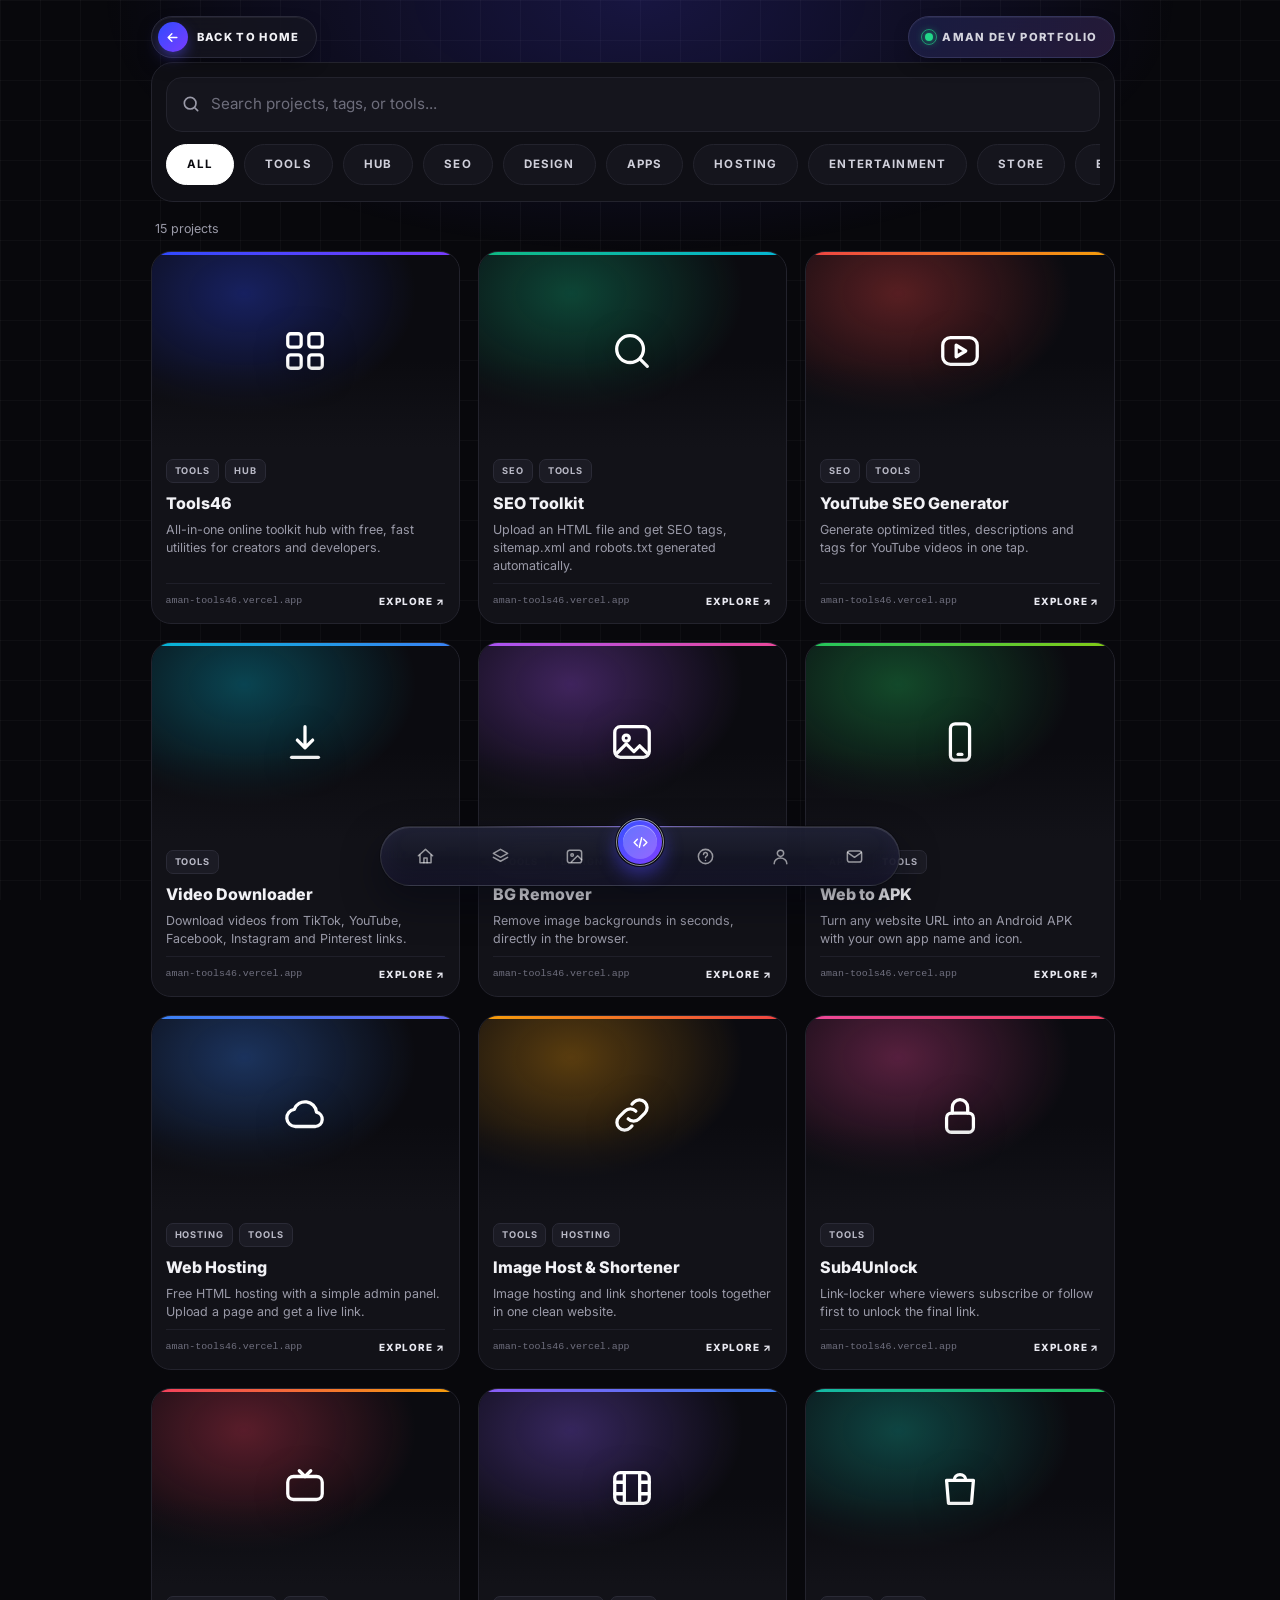
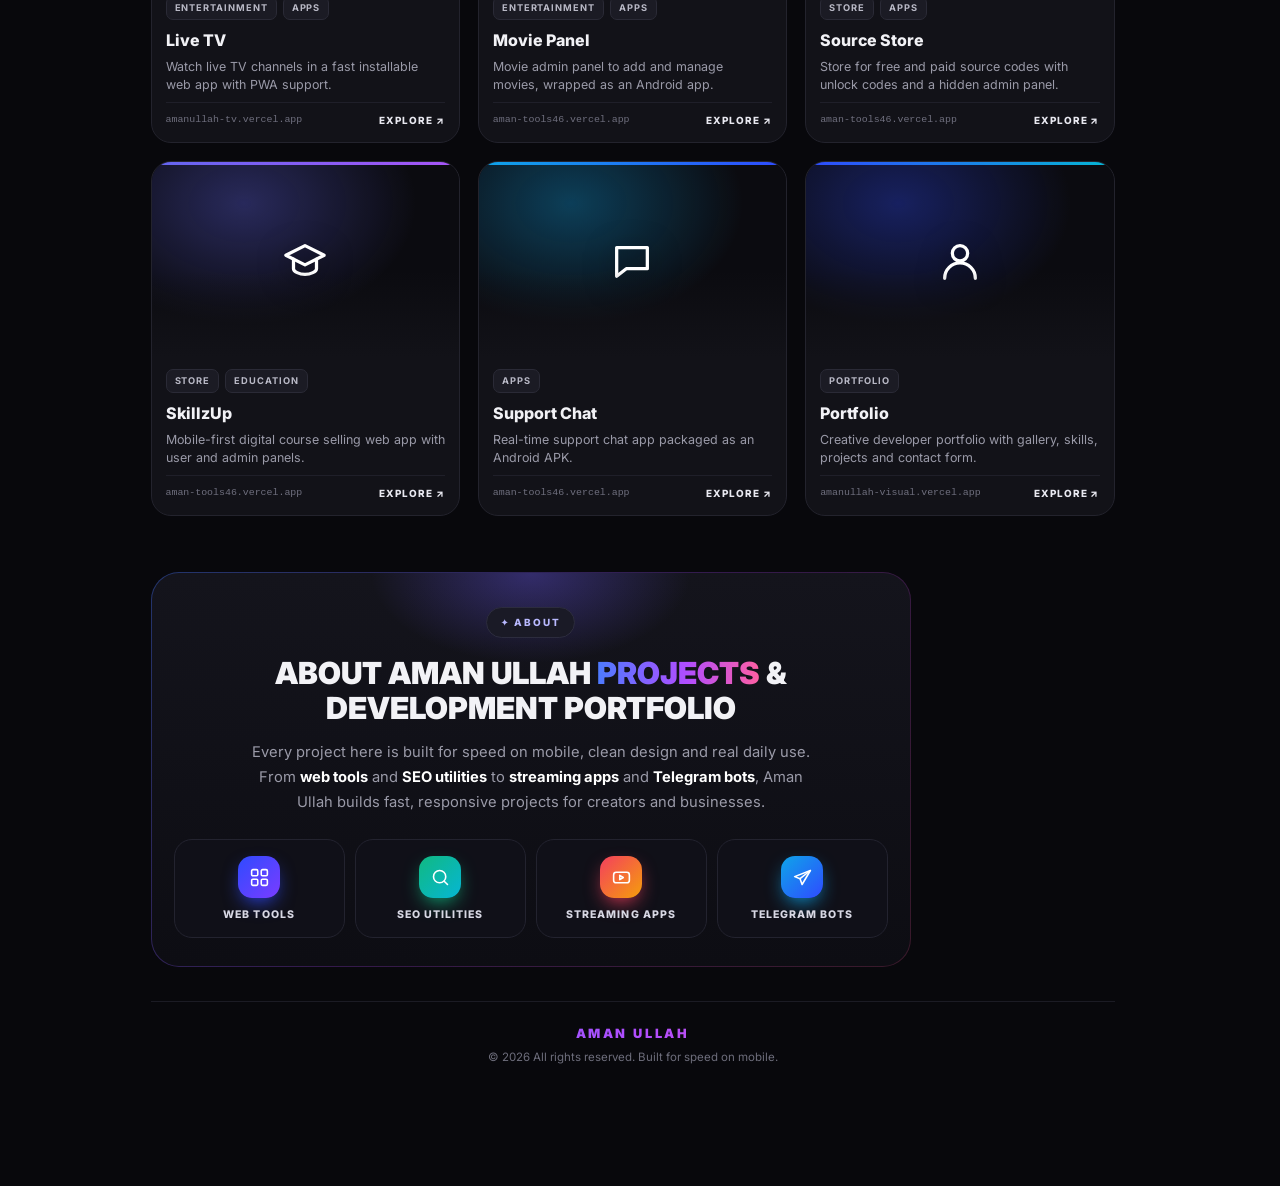
<file: projects.html>
<!DOCTYPE html>
<html lang="en">
<head>
<meta charset="utf-8">
<meta name="viewport" content="width=device-width, initial-scale=1, viewport-fit=cover">
<meta name="color-scheme" content="dark">
<meta name="theme-color" content="#08080c">
<title>Projects | Web Tools, Apps &amp; Bots by Aman Ullah</title>
<meta name="description" content="Explore real-world projects by Aman Ullah: web tools, SEO utilities, streaming apps and Telegram bots. Search, filter and open any project live.">
<link rel="canonical" href="https://mr-amanullah736.vercel.app/projects.html">
<meta name="robots" content="index, follow, max-image-preview:large">
<meta name="author" content="Aman Ullah">
<meta property="og:type" content="website">
<meta property="og:site_name" content="AMAN ULLAH">
<meta property="og:locale" content="en_US">
<meta property="og:title" content="Projects | Web Tools, Apps &amp; Bots by Aman Ullah">
<meta property="og:description" content="Explore real-world projects by Aman Ullah: web tools, SEO utilities, streaming apps and Telegram bots. Search, filter and open any project live.">
<meta property="og:url" content="https://mr-amanullah736.vercel.app/projects.html">
<meta property="og:image" content="https://ik.imagekit.io/amanphoto/Personal/20260526_224103.jpg?updatedAt=1780210590255">
<meta property="og:image:alt" content="Aman Ullah, creative developer from Pakistan">
<meta name="twitter:card" content="summary_large_image">
<meta name="twitter:title" content="Projects | Web Tools, Apps &amp; Bots by Aman Ullah">
<meta name="twitter:description" content="Explore real-world projects by Aman Ullah: web tools, SEO utilities, streaming apps and Telegram bots. Search, filter and open any project live.">
<meta name="twitter:image" content="https://ik.imagekit.io/amanphoto/Personal/20260526_224103.jpg?updatedAt=1780210590255">
<link rel="icon" href="https://ik.imagekit.io/amanphoto/20260620_164003.png?updatedAt=1781955650166">
<link rel="apple-touch-icon" href="https://ik.imagekit.io/amanphoto/20260620_164003.png?updatedAt=1781955650166">
<script type="application/ld+json">{"@context":"https://schema.org","@graph":[{"@type":"Person","@id":"https://mr-amanullah736.vercel.app/#aman","name":"Aman Ullah","url":"https://mr-amanullah736.vercel.app/","image":"https://ik.imagekit.io/amanphoto/Personal/20260526_224103.jpg?updatedAt=1780210590255","jobTitle":"Creative Developer","description":"Self-taught developer and content creator from Pakistan.","address":{"@type":"PostalAddress","addressCountry":"PK"},"knowsAbout":["Web development","Telegram bots","Android apps","SEO tools","UI design"],"sameAs":["https://www.youtube.com/@amantechzone5911","https://www.tiktok.com/@amanullah.736","https://t.me/amaantechzone","https://whatsapp.com/channel/0029Vb8Hsxs72WU1Dx57eu1q"]},{"@type":"CollectionPage","@id":"https://mr-amanullah736.vercel.app/projects.html","url":"https://mr-amanullah736.vercel.app/projects.html","name":"Projects | Web Tools, Apps & Bots by Aman Ullah","description":"Explore real-world projects by Aman Ullah: web tools, SEO utilities, streaming apps and Telegram bots. Search, filter and open any project live.","isPartOf":{"@id":"https://mr-amanullah736.vercel.app/#site"},"about":{"@id":"https://mr-amanullah736.vercel.app/#aman"}},{"@type":"BreadcrumbList","itemListElement":[{"@type":"ListItem","position":1,"name":"Home","item":"https://mr-amanullah736.vercel.app/"},{"@type":"ListItem","position":2,"name":"Projects","item":"https://mr-amanullah736.vercel.app/projects.html"}]}]}</script>
<link rel="preconnect" href="https://fonts.googleapis.com">
<link href="https://fonts.googleapis.com/css2?family=Inter:wght@400;500;600;700;800;900&display=swap" rel="stylesheet">
<link rel="stylesheet" href="css/amanullah-projects.css">


</head>
<body>
<div class="wrap">
 <div class="top"><a href="index.html#home"><em class="ar" style="font-style:normal"><svg width="16" height="16" viewBox="0 0 24 24" fill="none" stroke="currentColor" stroke-width="2.2" stroke-linecap="round" stroke-linejoin="round"><path d="M19 12H5m6-6-6 6 6 6"/></svg></em>Back to home</a><span><i></i>Aman Dev Portfolio</span></div>
 <header class="hero">
  <div class="badge"><b>&#10022;</b> Interactive Hub</div>
  <h1>Aman Ullah <em>Projects</em></h1>
  <p class="sub">Explore real-world tools, websites, apps and bot-powered services built by Aman Ullah. Search, filter and open any project live.</p>
 </header>
 <div class="tools">
  <label class="search"><svg viewBox="0 0 24 24"><circle cx="11" cy="11" r="7"/><path d="m20 20-3.5-3.5"/></svg><input id="q" type="search" placeholder="Search projects, tags, or tools..." autocomplete="off" enterkeyhint="search"></label>
  <div class="chips" id="chips"></div>
 </div>
 <div class="count" id="count"></div>
 <main class="grid" id="grid"></main>
 <p class="empty" id="empty" hidden>No project found. Try another search.</p>
 <section class="about">
  <span class="kick">&#10022; About</span>
  <h2>About Aman Ullah <em>Projects</em> &amp; Development Portfolio</h2>
  <p>Every project here is built for speed on mobile, clean design and real daily use. From <b>web tools</b> and <b>SEO utilities</b> to <b>streaming apps</b> and <b>Telegram bots</b>, Aman Ullah builds fast, responsive projects for creators and businesses.</p>
  <div class="feat">
   <div style="--a:#2f4bff;--b:#7a3cff"><i><svg viewBox="0 0 24 24"><rect x="3" y="3" width="7" height="7" rx="1.5"/><rect x="14" y="3" width="7" height="7" rx="1.5"/><rect x="3" y="14" width="7" height="7" rx="1.5"/><rect x="14" y="14" width="7" height="7" rx="1.5"/></svg></i>Web Tools</div>
   <div style="--a:#10b981;--b:#06b6d4"><i><svg viewBox="0 0 24 24"><circle cx="11" cy="11" r="7"/><path d="m20 20-3.5-3.5"/></svg></i>SEO Utilities</div>
   <div style="--a:#f43f5e;--b:#f59e0b"><i><svg viewBox="0 0 24 24"><rect x="3" y="6" width="18" height="12" rx="3"/><path d="m10 9.5 4 2.5-4 2.5z"/></svg></i>Streaming Apps</div>
   <div style="--a:#0ea5e9;--b:#2f4bff"><i><svg viewBox="0 0 24 24"><path d="m21 4-9.5 16-2.3-6.7L3 11z"/><path d="m21 4-11.8 9.3"/></svg></i>Telegram Bots</div>
  </div>
 </section>
 <footer class="foot"><strong>Aman Ullah</strong><span>&copy; <span id="yr" style="display:inline;margin:0"></span> All rights reserved. Built for speed on mobile.</span></footer>
</div>
<nav class="nv" id="nvd" aria-label="Quick navigation">
<div class="nv-g">
  <a href="index.html#home" data-page="index.html" aria-label="Home"><span class="nv-i"><svg viewBox="0 0 24 24" fill="none" stroke="currentColor" stroke-width="1.9" stroke-linecap="round" stroke-linejoin="round" aria-hidden="true"><path d="M3 11l9-8 9 8"/><path d="M5 10v10h14V10"/><path d="M10 20v-6h4v6"/></svg></span><b>Home</b></a>
  <a href="skills.html" data-page="skills.html" aria-label="Skills"><span class="nv-i"><svg viewBox="0 0 24 24" fill="none" stroke="currentColor" stroke-width="1.9" stroke-linecap="round" stroke-linejoin="round" aria-hidden="true"><path d="M12 3l9 5-9 5-9-5 9-5z"/><path d="M3 13l9 5 9-5"/></svg></span><b>Skills</b></a>
  <a href="gallery.html" data-page="gallery.html" aria-label="Gallery"><span class="nv-i"><svg viewBox="0 0 24 24" fill="none" stroke="currentColor" stroke-width="1.9" stroke-linecap="round" stroke-linejoin="round" aria-hidden="true"><rect x="3" y="4" width="18" height="16" rx="3"/><circle cx="9" cy="10" r="1.6"/><path d="M21 16l-5-5-8 8"/></svg></span><b>Gallery</b></a>
</div>
  <a href="projects.html" data-page="projects.html" class="nv-mid" aria-label="Projects"><span class="nv-i"><svg viewBox="0 0 24 24" fill="none" stroke="currentColor" stroke-width="1.9" stroke-linecap="round" stroke-linejoin="round" aria-hidden="true"><path d="M8 8l-4 4 4 4"/><path d="M16 8l4 4-4 4"/><path d="M13.5 6l-3 12"/></svg></span></a>
<div class="nv-g">
  <a href="index.html#faq" data-page="faq" aria-label="FAQ"><span class="nv-i"><svg viewBox="0 0 24 24" fill="none" stroke="currentColor" stroke-width="1.9" stroke-linecap="round" stroke-linejoin="round" aria-hidden="true"><circle cx="12" cy="12" r="9"/><path d="M9.5 9.5a2.5 2.5 0 1 1 3.5 2.3c-.7.4-1 .9-1 1.7"/><path d="M12 17h.01"/></svg></span><b>FAQ</b></a>
  <a href="about.html" data-page="about.html" aria-label="About"><span class="nv-i"><svg viewBox="0 0 24 24" fill="none" stroke="currentColor" stroke-width="1.9" stroke-linecap="round" stroke-linejoin="round" aria-hidden="true"><circle cx="12" cy="8" r="4"/><path d="M4 21c0-4 3.6-7 8-7s8 3 8 7"/></svg></span><b>About</b></a>
  <a href="contact.html" data-page="contact.html" aria-label="Contact"><span class="nv-i"><svg viewBox="0 0 24 24" fill="none" stroke="currentColor" stroke-width="1.9" stroke-linecap="round" stroke-linejoin="round" aria-hidden="true"><rect x="3" y="5" width="18" height="14" rx="3"/><path d="M3.5 7l8.5 6 8.5-6"/></svg></span><b>Contact</b></a>
</div>
</nav>



<script src="js/amanullah-projects.js"></script>
<script src="js/amanullah-cms.js"></script>
</body>
</html>
</file>
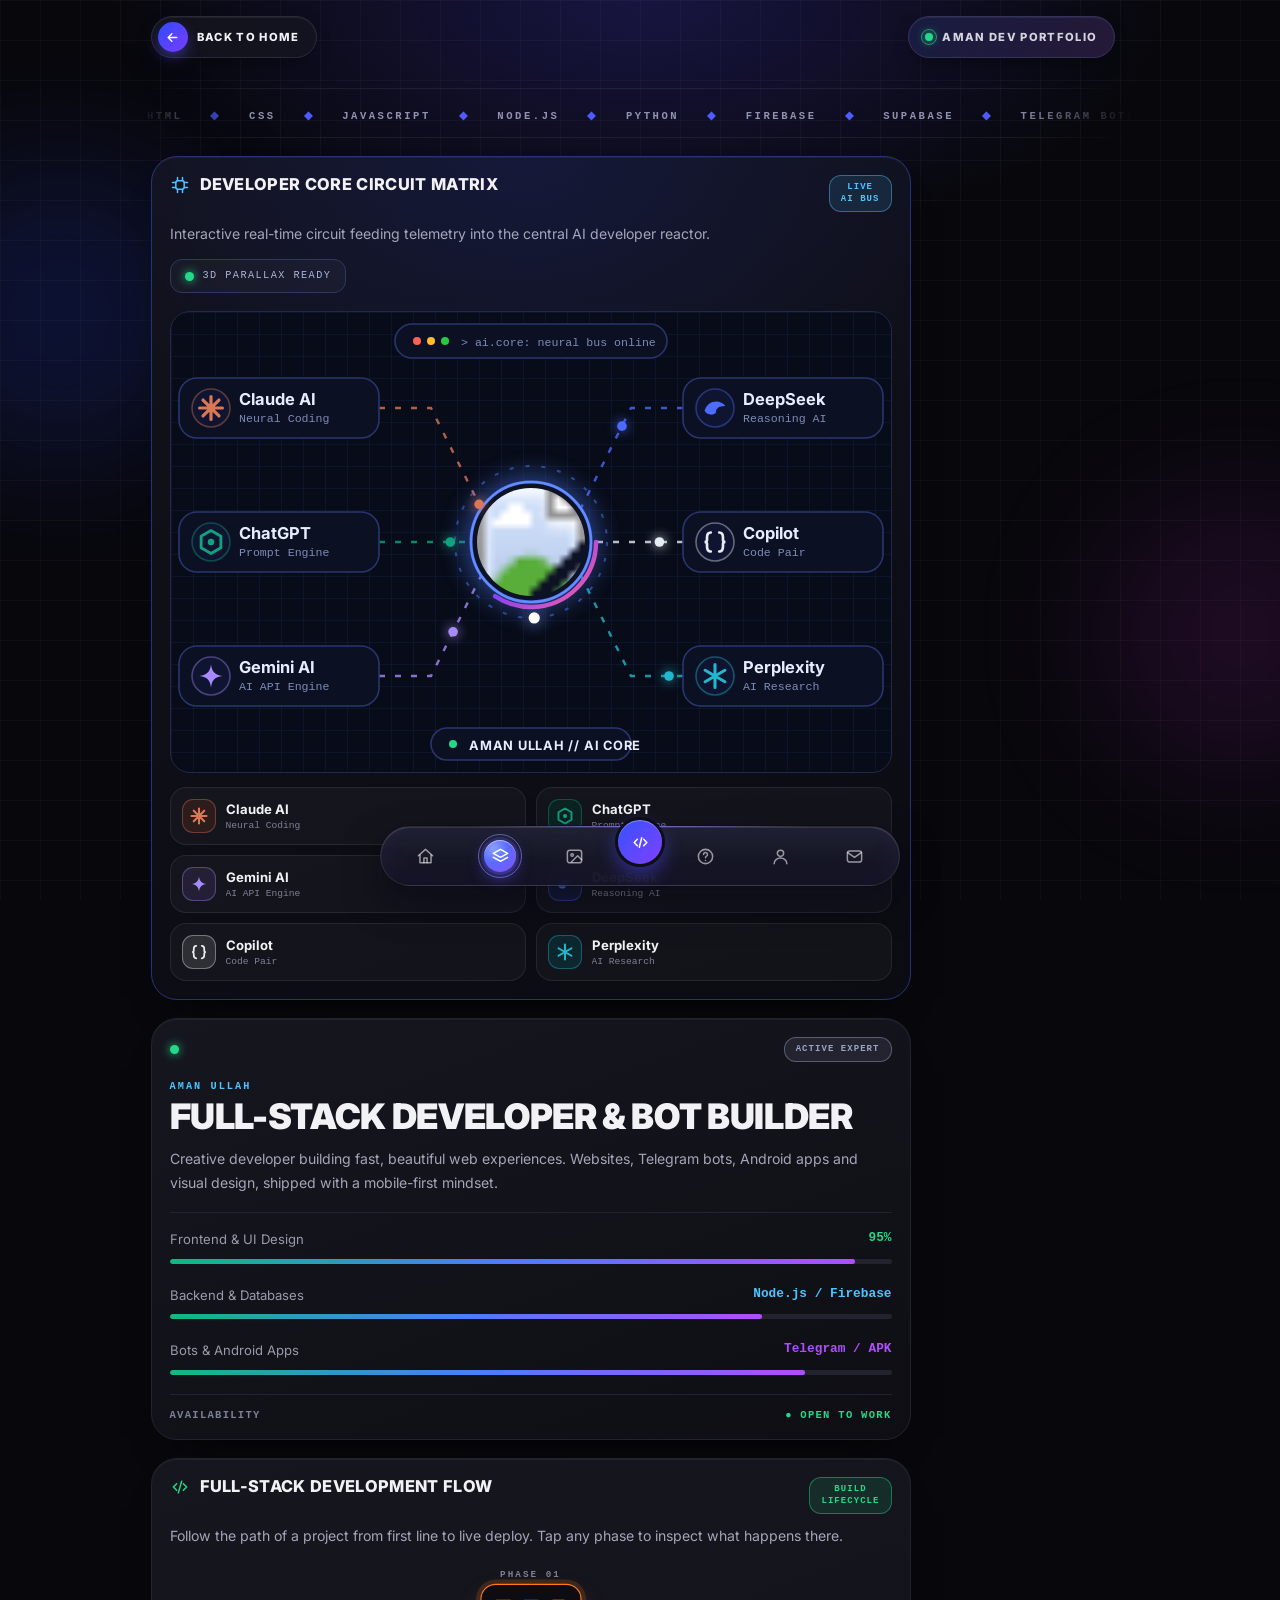
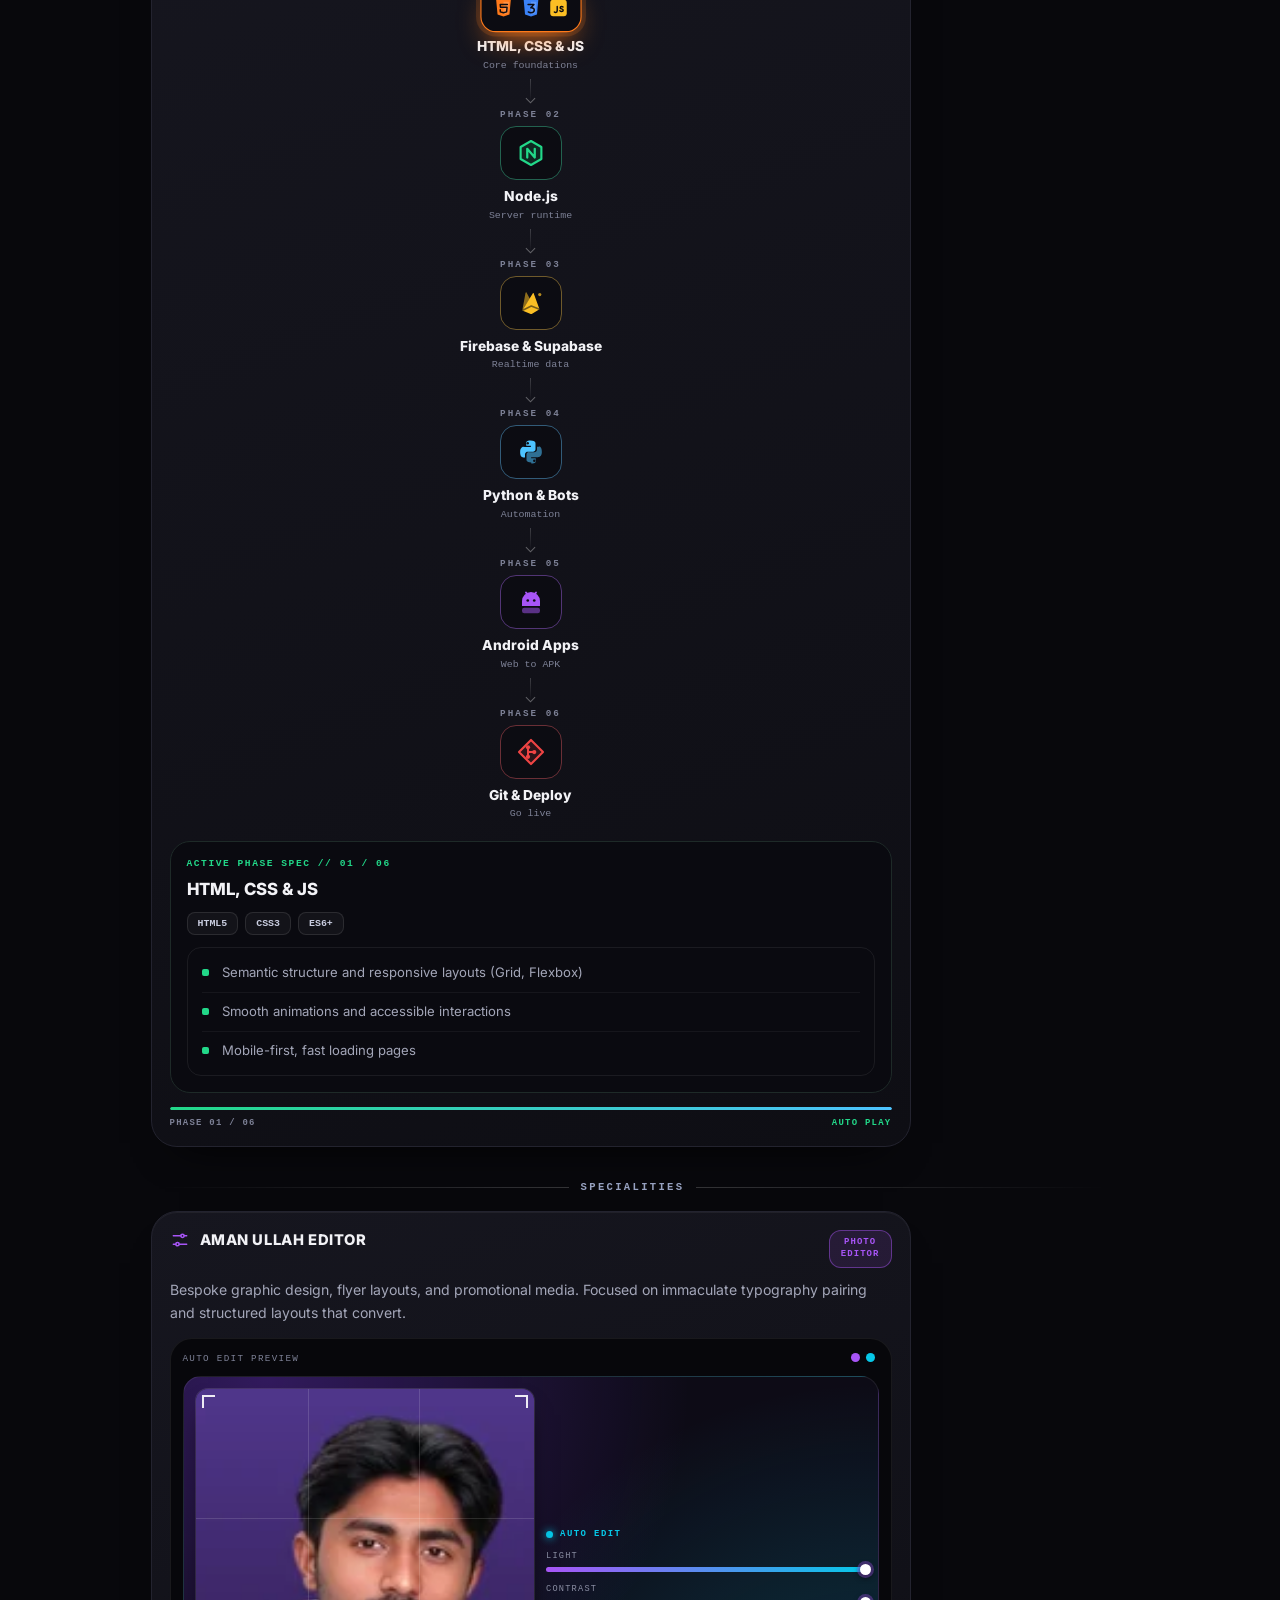
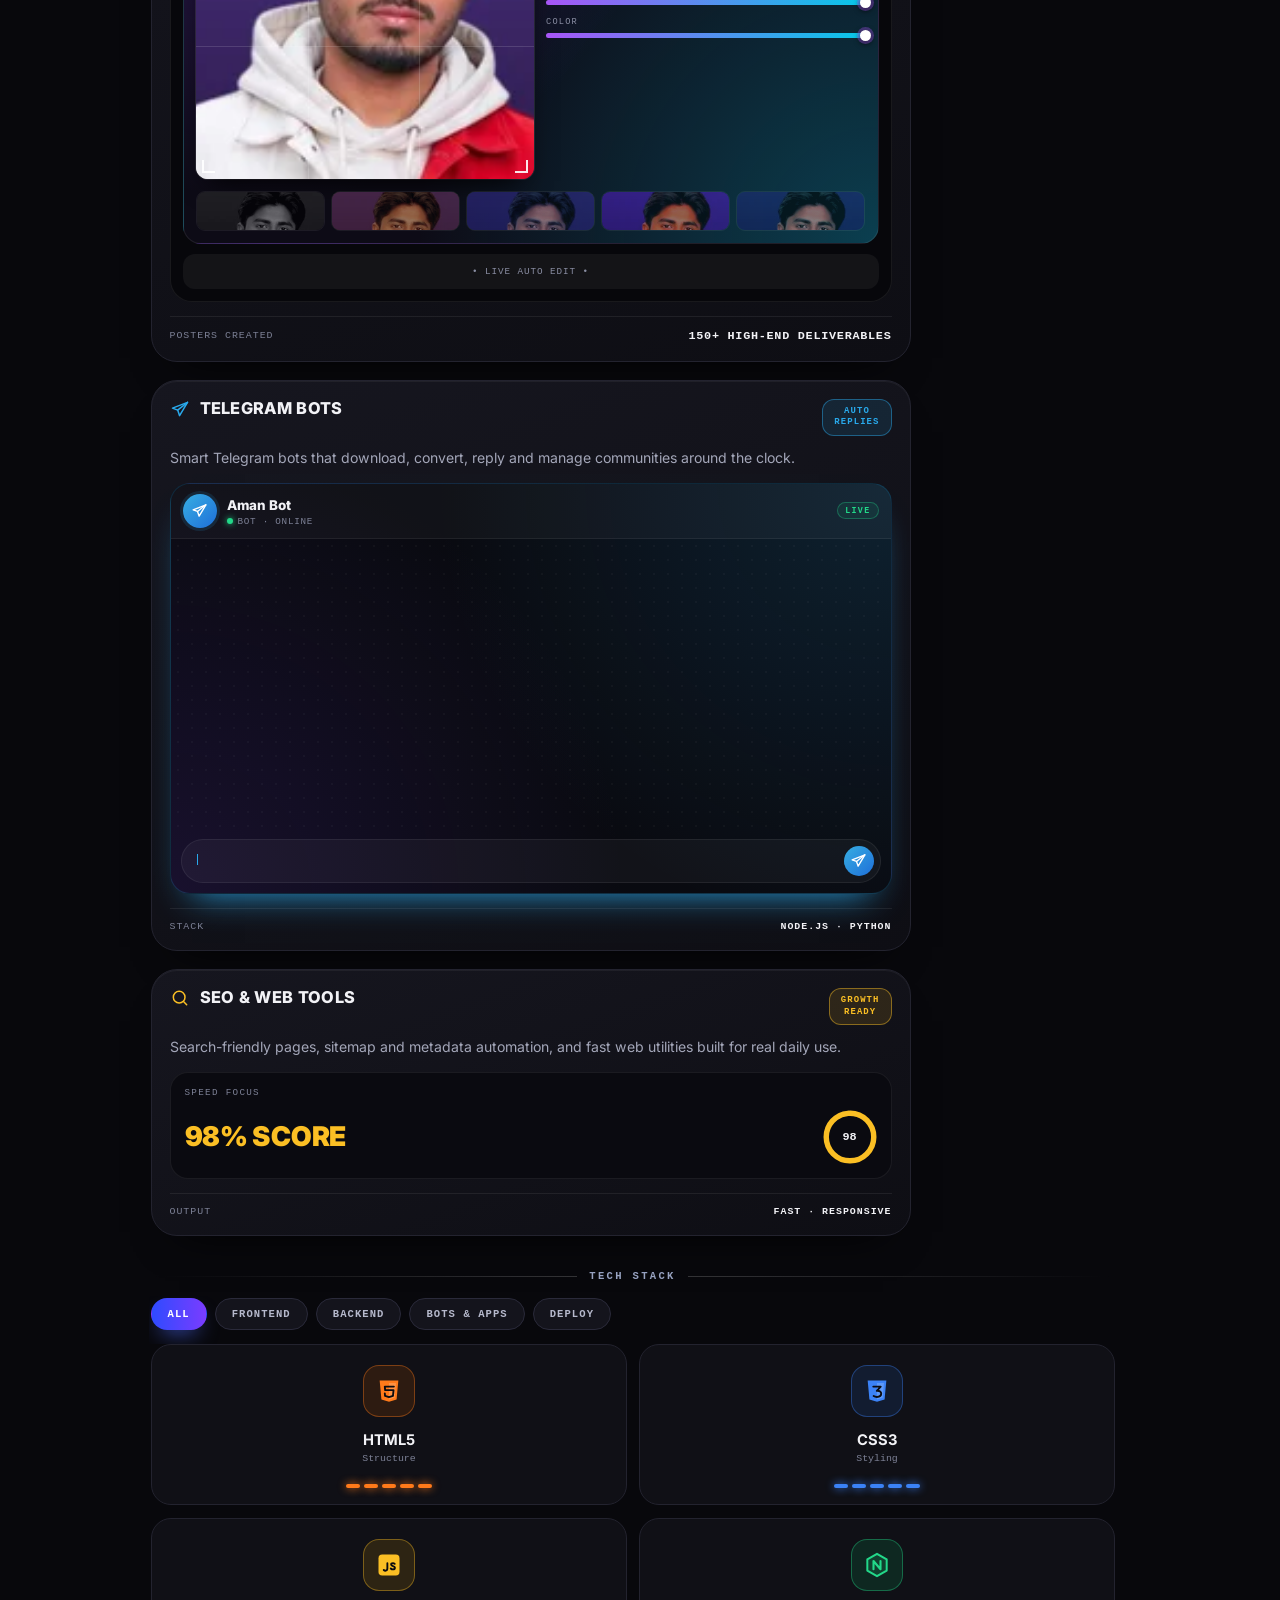
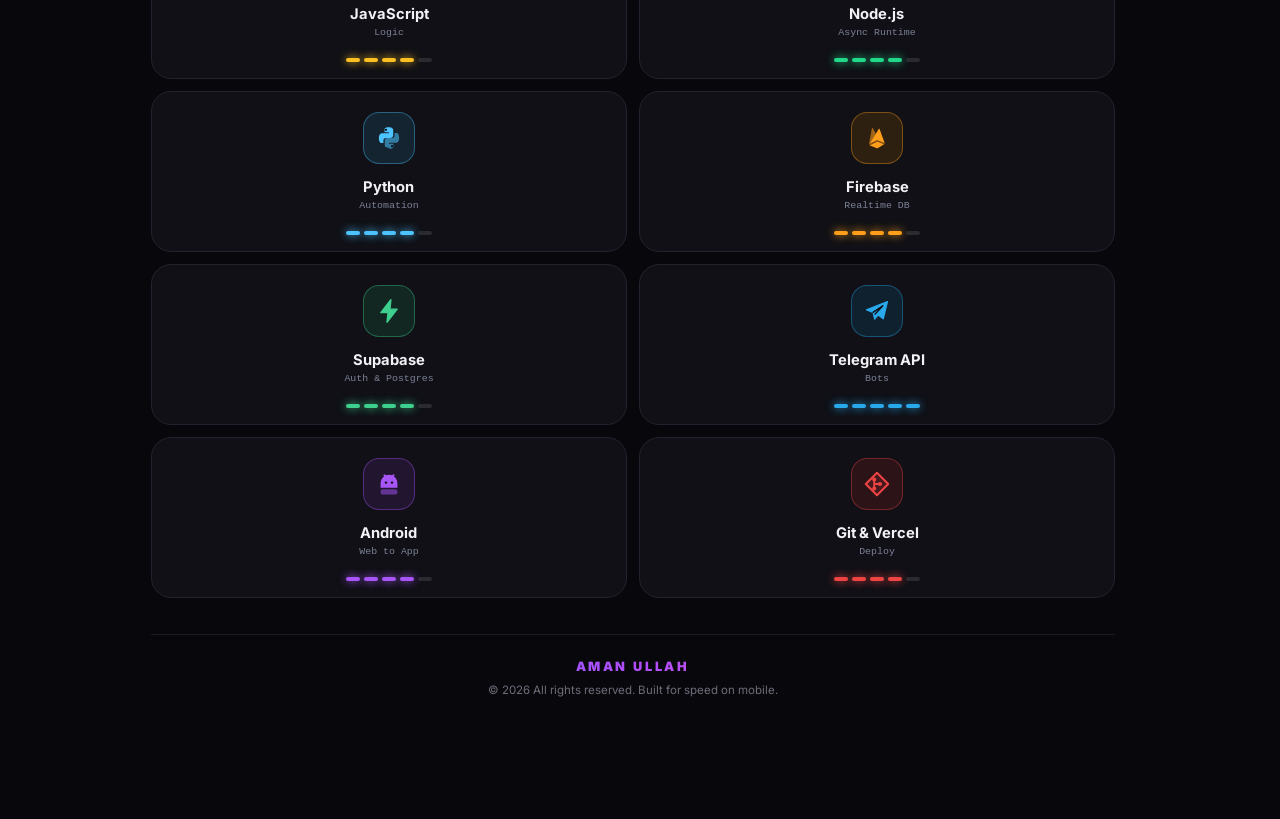
<file: skills.html>
<!DOCTYPE html>
<html lang="en">
<head>
<meta charset="utf-8">
<meta name="viewport" content="width=device-width, initial-scale=1, viewport-fit=cover">
<meta name="color-scheme" content="dark">
<meta name="theme-color" content="#08080c">
<title>Skills &amp; Tech Stack | Aman Ullah</title>
<meta name="description" content="Skills and tech stack of Aman Ullah: web development, Node.js, Python, Firebase, Supabase, Telegram bots, Android apps, SEO tools and UI design.">
<link rel="canonical" href="https://mr-amanullah736.vercel.app/skills.html">
<meta name="robots" content="index, follow, max-image-preview:large">
<meta name="author" content="Aman Ullah">
<meta property="og:type" content="website">
<meta property="og:site_name" content="AMAN ULLAH">
<meta property="og:locale" content="en_US">
<meta property="og:title" content="Skills &amp; Tech Stack | Aman Ullah">
<meta property="og:description" content="Skills and tech stack of Aman Ullah: web development, Node.js, Python, Firebase, Supabase, Telegram bots, Android apps, SEO tools and UI design.">
<meta property="og:url" content="https://mr-amanullah736.vercel.app/skills.html">
<meta property="og:image" content="https://ik.imagekit.io/amanphoto/Personal/20260526_224103.jpg?updatedAt=1780210590255">
<meta property="og:image:alt" content="Aman Ullah, creative developer from Pakistan">
<meta name="twitter:card" content="summary_large_image">
<meta name="twitter:title" content="Skills &amp; Tech Stack | Aman Ullah">
<meta name="twitter:description" content="Skills and tech stack of Aman Ullah: web development, Node.js, Python, Firebase, Supabase, Telegram bots, Android apps, SEO tools and UI design.">
<meta name="twitter:image" content="https://ik.imagekit.io/amanphoto/Personal/20260526_224103.jpg?updatedAt=1780210590255">
<link rel="icon" href="https://ik.imagekit.io/amanphoto/20260620_164003.png?updatedAt=1781955650166">
<link rel="apple-touch-icon" href="https://ik.imagekit.io/amanphoto/20260620_164003.png?updatedAt=1781955650166">
<script type="application/ld+json">{"@context":"https://schema.org","@graph":[{"@type":"Person","@id":"https://mr-amanullah736.vercel.app/#aman","name":"Aman Ullah","url":"https://mr-amanullah736.vercel.app/","image":"https://ik.imagekit.io/amanphoto/Personal/20260526_224103.jpg?updatedAt=1780210590255","jobTitle":"Creative Developer","description":"Self-taught developer and content creator from Pakistan.","address":{"@type":"PostalAddress","addressCountry":"PK"},"knowsAbout":["Web development","Telegram bots","Android apps","SEO tools","UI design"],"sameAs":["https://www.youtube.com/@amantechzone5911","https://www.tiktok.com/@amanullah.736","https://t.me/amaantechzone","https://whatsapp.com/channel/0029Vb8Hsxs72WU1Dx57eu1q"]},{"@type":"WebPage","@id":"https://mr-amanullah736.vercel.app/skills.html","url":"https://mr-amanullah736.vercel.app/skills.html","name":"Skills & Tech Stack | Aman Ullah","description":"Skills and tech stack of Aman Ullah: web development, Node.js, Python, Firebase, Supabase, Telegram bots, Android apps, SEO tools and UI design.","isPartOf":{"@id":"https://mr-amanullah736.vercel.app/#site"},"about":{"@id":"https://mr-amanullah736.vercel.app/#aman"}},{"@type":"BreadcrumbList","itemListElement":[{"@type":"ListItem","position":1,"name":"Home","item":"https://mr-amanullah736.vercel.app/"},{"@type":"ListItem","position":2,"name":"Skills & Tech Stack","item":"https://mr-amanullah736.vercel.app/skills.html"}]}]}</script>
<link rel="preconnect" href="https://fonts.googleapis.com">
<link href="https://fonts.googleapis.com/css2?family=Inter:wght@400;500;600;700;800;900&display=swap" rel="stylesheet">
<link rel="stylesheet" href="css/amanullah-skills.css">


</head>
<body>
<div id="pg"></div><div class="aur" aria-hidden="true"><i></i><i></i></div>
<div class="wrap">
 <div class="top"><a href="index.html#home"><em class="ar" style="font-style:normal"><svg width="16" height="16" viewBox="0 0 24 24" fill="none" stroke="currentColor" stroke-width="2.2" stroke-linecap="round" stroke-linejoin="round"><path d="M19 12H5m6-6-6 6 6 6"/></svg></em>Back to home</a><span><i></i>Aman Dev Portfolio</span></div>
 <header class="hero">
  <div class="badge"><b>&#10022;</b> Skills Hub &amp; Dev Sandbox</div>
  <h1>Aman Ullah <em>Skills</em> &amp; Tech Stack</h1>
  <p class="sub">Explore the full web development workflow, bot automation and design toolkit behind every Aman Ullah project.</p>
  <div class="coords mono">Status // <b>Open to work</b><br>Mobile-first &middot; Fast &middot; Clean</div>
  <div class="role mono" aria-live="off"><b id="role"></b></div>
  <div class="stats">
   <div class="st"><b data-n="15" data-s="+">0</b><small>Projects</small></div>
   <div class="st"><b data-n="10">0</b><small>Technologies</small></div>
   <div class="st"><b data-n="6">0</b><small>Build Phases</small></div>
  </div>
 </header>

 <div class="mq" aria-hidden="true"><div><span>HTML</span><span>CSS</span><span>JavaScript</span><span>Node.js</span><span>Python</span><span>Firebase</span><span>Supabase</span><span>Telegram Bots</span><span>Android Apps</span><span>UI Design</span><span>SEO Tools</span><span>HTML</span><span>CSS</span><span>JavaScript</span><span>Node.js</span><span>Python</span><span>Firebase</span><span>Supabase</span><span>Telegram Bots</span><span>Android Apps</span><span>UI Design</span><span>SEO Tools</span></div></div>
 <section class="card mx rv sec">
  <div class="ch"><div class="ct"><svg viewBox="0 0 24 24"><rect x="7" y="7" width="10" height="10" rx="2"/><path d="M9 3v4M15 3v4M9 17v4M15 17v4M3 9h4M3 15h4M17 9h4M17 15h4"/></svg>Developer Core Circuit Matrix</div><span class="pill" style="--pc:#4dc3ff">Live<br>AI Bus</span></div>
  <p>Interactive real-time circuit feeding telemetry into the central AI developer reactor.</p>
  <span class="px mono"><i></i>3D Parallax Ready</span>
  <div class="circ" id="circ"><svg viewBox="0 0 360 230" role="img" aria-label="AI tools circuit diagram"><defs><clipPath id="pc"><circle cx="180" cy="115" r="27"/></clipPath><linearGradient id="rg" x1="0" y1="0" x2="1" y2="1"><stop offset="0" stop-color="#4dc3ff"/><stop offset=".5" stop-color="#7a3cff"/><stop offset="1" stop-color="#ff5fa2"/></linearGradient><filter id="gl" x="-50%" y="-50%" width="200%" height="200%"><feGaussianBlur stdDeviation="6"/></filter></defs><g id="lns"></g><circle class="pulse" cx="180" cy="115" r="28"/><circle class="pulse p2" cx="180" cy="115" r="28"/><circle cx="180" cy="115" r="34" fill="#4d7bff" opacity=".45" filter="url(#gl)"/><circle class="core" cx="180" cy="115" r="30"/><image href="https://ik.imagekit.io/amanphoto/20260620_164003.png?updatedAt=1781955650166" x="153" y="88" width="54" height="54" preserveAspectRatio="xMidYMid slice" clip-path="url(#pc)"/><circle cx="180" cy="115" r="30" fill="none" stroke="#ffffff22"/><circle class="rot" cx="180" cy="115" r="32.5" fill="none" stroke="url(#rg)" stroke-width="2.2" stroke-linecap="round" stroke-dasharray="70 135"/><circle class="rot r2" cx="180" cy="115" r="38" fill="none" stroke="#4d7bff" stroke-opacity=".5" stroke-dasharray="2 6"/><circle r="2.8" fill="#fff" style="filter:drop-shadow(0 0 4px #7a9bff)"><animateMotion dur="5s" repeatCount="indefinite" path="M180 77a38 38 0 1 1 -0.01 0"/></circle><g id="pks"></g><g id="nds"></g><g class="nc"><rect x="112" y="6" width="136" height="17" rx="8.5"/><circle cx="123" cy="14.5" r="2" fill="#ff5f57"/><circle cx="130" cy="14.5" r="2" fill="#febc2e"/><circle cx="137" cy="14.5" r="2" fill="#28c840"/><text x="145" y="17" class="ns">&gt; ai.core: neural bus online</text></g><g class="nc"><rect x="130" y="208" width="100" height="16" rx="8"/><circle cx="141" cy="216" r="2" fill="#22d889"/><text x="149" y="219" class="nn" style="font-size:6.4px;letter-spacing:.06em">AMAN ULLAH // AI CORE</text></g></svg></div>
  <div class="tg" id="tg"></div>
 </section>

 <section class="card pf rv sec">
  <div class="top2"><i class="dot"></i><span class="pill" style="--pc:#9aa5c4">Active Expert</span></div>
  <span class="kick">Aman Ullah</span>
  <h2>Full-Stack Developer &amp; Bot Builder</h2>
  <p>Creative developer building fast, beautiful web experiences. Websites, Telegram bots, Android apps and visual design, shipped with a mobile-first mindset.</p>
  <div class="mt" id="mt"></div>
  <div class="av"><b>Availability</b><span>Open to work</span></div>
 </section>

 <section class="card fl rv sec">
  <div class="ch"><div class="ct"><svg viewBox="0 0 24 24"><path d="m8 8-4 4 4 4M16 8l4 4-4 4M14 5l-4 14"/></svg>Full-Stack Development Flow</div><span class="pill" style="--pc:#22d889">Build<br>Lifecycle</span></div>
  <p>Follow the path of a project from first line to live deploy. Tap any phase to inspect what happens there.</p>
  <div id="ph"></div>
  <div id="spec"></div>
  <div id="apw"></div>
 </section>

 <div class="h rv">Specialities</div>
 <section class="card fc vd rv sec" style="--tc:#a855f7">
  <div class="ch"><div class="ct"><svg viewBox="0 0 24 24"><path d="M4 7h9M17 7h3M4 17h3M11 17h9"/><circle cx="15" cy="7" r="2"/><circle cx="9" cy="17" r="2"/></svg><span>AMAN ULLAH EDITOR</span></div><span class="pill" style="--pc:#a855f7">Photo<br>Editor</span></div>
  <p>Bespoke graphic design, flyer layouts, and promotional media. Focused on immaculate typography pairing and structured layouts that convert.</p>
  <div class="box" style="--ph:url([data-uri])"><span class="dt" aria-hidden="true"><i></i><i></i></span><div class="bl"><span>Auto edit preview</span></div>
   <div class="estg" aria-hidden="true">
    <div class="etop">
     <div class="eph"><div class="ep0"></div><div class="ep1"><div class="etn"></div><div class="etint"></div></div><span class="esc"></span><b class="eco c1"></b><b class="eco c2"></b><b class="eco c3"></b><b class="eco c4"></b><div class="enm"><em style="animation-delay:0s">Noir</em><em style="animation-delay:3s">Warm</em><em style="animation-delay:6s">Cool</em><em style="animation-delay:9s">Vivid</em><em style="animation-delay:12s">Cinema</em></div></div>
     <div class="epn"><div class="eh"><i></i>Auto edit</div><div class="esl s1"><label>Light</label><span class="etr"><u></u></span></div><div class="esl s2"><label>Contrast</label><span class="etr"><u></u></span></div><div class="esl s3"><label>Color</label><span class="etr"><u></u></span></div></div>
    </div>
    <div class="efs"><s style="--f:grayscale(1) sepia(0) saturate(1) hue-rotate(0deg) contrast(1.2) brightness(1);--t:rgba(0,0,0,0);animation-delay:0s"><i></i></s><s style="--f:grayscale(0) sepia(.25) saturate(1.25) hue-rotate(0deg) contrast(1.05) brightness(1.05);--t:rgba(255,140,40,.45);animation-delay:3s"><i></i></s><s style="--f:grayscale(0) sepia(0) saturate(.9) hue-rotate(0deg) contrast(1.05) brightness(1);--t:rgba(40,120,255,.5);animation-delay:6s"><i></i></s><s style="--f:grayscale(0) sepia(0) saturate(1.9) hue-rotate(0deg) contrast(1.12) brightness(1);--t:rgba(0,0,0,0);animation-delay:9s"><i></i></s><s style="--f:grayscale(0) sepia(.2) saturate(1.15) hue-rotate(-12deg) contrast(1.25) brightness(.92);--t:rgba(0,160,175,.45);animation-delay:12s"><i></i></s></div>
   </div>
   <div class="rg">&bull; Live auto edit &bull;</div>
  </div>
  <div class="ft"><span>Posters created</span><b>150+ High-end deliverables</b></div>
 </section>
 <section class="card fc tgb rv sec" style="--tc:#29a9eb">
  <div class="ch"><div class="ct"><svg viewBox="0 0 24 24"><path d="m21 4-9.5 16-2.3-6.7L3 11z"/><path d="m21 4-11.8 9.3"/></svg>Telegram Bots</div><span class="pill" style="--pc:#29a9eb">Auto<br>Replies</span></div>
  <p>Smart Telegram bots that download, convert, reply and manage communities around the clock.</p>
  <div class="tgc" aria-hidden="true">
   <div class="tth"><span class="tav"><svg viewBox="0 0 24 24"><path d="m21 4-9.5 16-2.3-6.7L3 11z"/><path d="m21 4-11.8 9.3"/></svg></span><span class="ttn"><b>Aman Bot</b><small><i></i>bot &middot; online</small></span><span class="ttl">LIVE</span></div>
   <div class="tbd"></div>
   <div class="tti"><span class="tin"></span><b><svg viewBox="0 0 24 24"><path d="m21 4-9.5 16-2.3-6.7L3 11z"/><path d="m21 4-11.8 9.3"/></svg></b></div>
  </div>
  <template id="tgPh"><div class="mg mb mph in"><img src="https://ik.imagekit.io/amanphoto/20260620_164003.png?updatedAt=1781955650166" alt="" width="176" height="176"><span>Aman Ullah<small>Bot &amp; Web Developer</small></span><em>11:05</em></div></template>
  <div class="ft"><span>Stack</span><b>Node.js &middot; Python</b></div>
 </section>
 <section class="card fc rv sec" style="--tc:#fbbf24">
  <div class="ch"><div class="ct"><svg viewBox="0 0 24 24"><circle cx="11" cy="11" r="7"/><path d="m20 20-3.5-3.5"/></svg>SEO &amp; Web Tools</div><span class="pill" style="--pc:#fbbf24">Growth<br>Ready</span></div>
  <p>Search-friendly pages, sitemap and metadata automation, and fast web utilities built for real daily use.</p>
  <div class="box"><div class="bl"><span>Speed focus</span></div><div class="sc"><b>98% SCORE</b><div class="ring" data-v="98"><svg viewBox="0 0 50 50"><circle class="bg" cx="25" cy="25" r="22"/><circle class="fg" cx="25" cy="25" r="22"/></svg><span>98</span></div></div></div>
  <div class="ft"><span>Output</span><b>Fast &middot; Responsive</b></div>
 </section>

 <div class="h rv">Tech Stack</div>
 <div class="tabs" id="tabs" role="tablist"></div>
 <div class="sk" id="sk"></div>

 <footer class="foot"><strong>Aman Ullah</strong><span>&copy; <span id="yr" style="display:inline;margin:0"></span> All rights reserved. Built for speed on mobile.</span></footer>
</div>

<nav class="nv" id="nvd" aria-label="Quick navigation">
<div class="nv-g">
  <a href="index.html#home" data-page="index.html" aria-label="Home"><span class="nv-i"><svg viewBox="0 0 24 24" fill="none" stroke="currentColor" stroke-width="1.9" stroke-linecap="round" stroke-linejoin="round" aria-hidden="true"><path d="M3 11l9-8 9 8"/><path d="M5 10v10h14V10"/><path d="M10 20v-6h4v6"/></svg></span><b>Home</b></a>
  <a href="skills.html" data-page="skills.html" aria-label="Skills"><span class="nv-i"><svg viewBox="0 0 24 24" fill="none" stroke="currentColor" stroke-width="1.9" stroke-linecap="round" stroke-linejoin="round" aria-hidden="true"><path d="M12 3l9 5-9 5-9-5 9-5z"/><path d="M3 13l9 5 9-5"/></svg></span><b>Skills</b></a>
  <a href="gallery.html" data-page="gallery.html" aria-label="Gallery"><span class="nv-i"><svg viewBox="0 0 24 24" fill="none" stroke="currentColor" stroke-width="1.9" stroke-linecap="round" stroke-linejoin="round" aria-hidden="true"><rect x="3" y="4" width="18" height="16" rx="3"/><circle cx="9" cy="10" r="1.6"/><path d="M21 16l-5-5-8 8"/></svg></span><b>Gallery</b></a>
</div>
  <a href="projects.html" data-page="projects.html" class="nv-mid" aria-label="Projects"><span class="nv-i"><svg viewBox="0 0 24 24" fill="none" stroke="currentColor" stroke-width="1.9" stroke-linecap="round" stroke-linejoin="round" aria-hidden="true"><path d="M8 8l-4 4 4 4"/><path d="M16 8l4 4-4 4"/><path d="M13.5 6l-3 12"/></svg></span></a>
<div class="nv-g">
  <a href="index.html#faq" data-page="faq" aria-label="FAQ"><span class="nv-i"><svg viewBox="0 0 24 24" fill="none" stroke="currentColor" stroke-width="1.9" stroke-linecap="round" stroke-linejoin="round" aria-hidden="true"><circle cx="12" cy="12" r="9"/><path d="M9.5 9.5a2.5 2.5 0 1 1 3.5 2.3c-.7.4-1 .9-1 1.7"/><path d="M12 17h.01"/></svg></span><b>FAQ</b></a>
  <a href="about.html" data-page="about.html" aria-label="About"><span class="nv-i"><svg viewBox="0 0 24 24" fill="none" stroke="currentColor" stroke-width="1.9" stroke-linecap="round" stroke-linejoin="round" aria-hidden="true"><circle cx="12" cy="8" r="4"/><path d="M4 21c0-4 3.6-7 8-7s8 3 8 7"/></svg></span><b>About</b></a>
  <a href="contact.html" data-page="contact.html" aria-label="Contact"><span class="nv-i"><svg viewBox="0 0 24 24" fill="none" stroke="currentColor" stroke-width="1.9" stroke-linecap="round" stroke-linejoin="round" aria-hidden="true"><rect x="3" y="5" width="18" height="14" rx="3"/><path d="M3.5 7l8.5 6 8.5-6"/></svg></span><b>Contact</b></a>
</div>
</nav>




<script src="js/amanullah-skills.js"></script>
<script src="js/amanullah-cms.js"></script>
</body>
 </html>
</file>
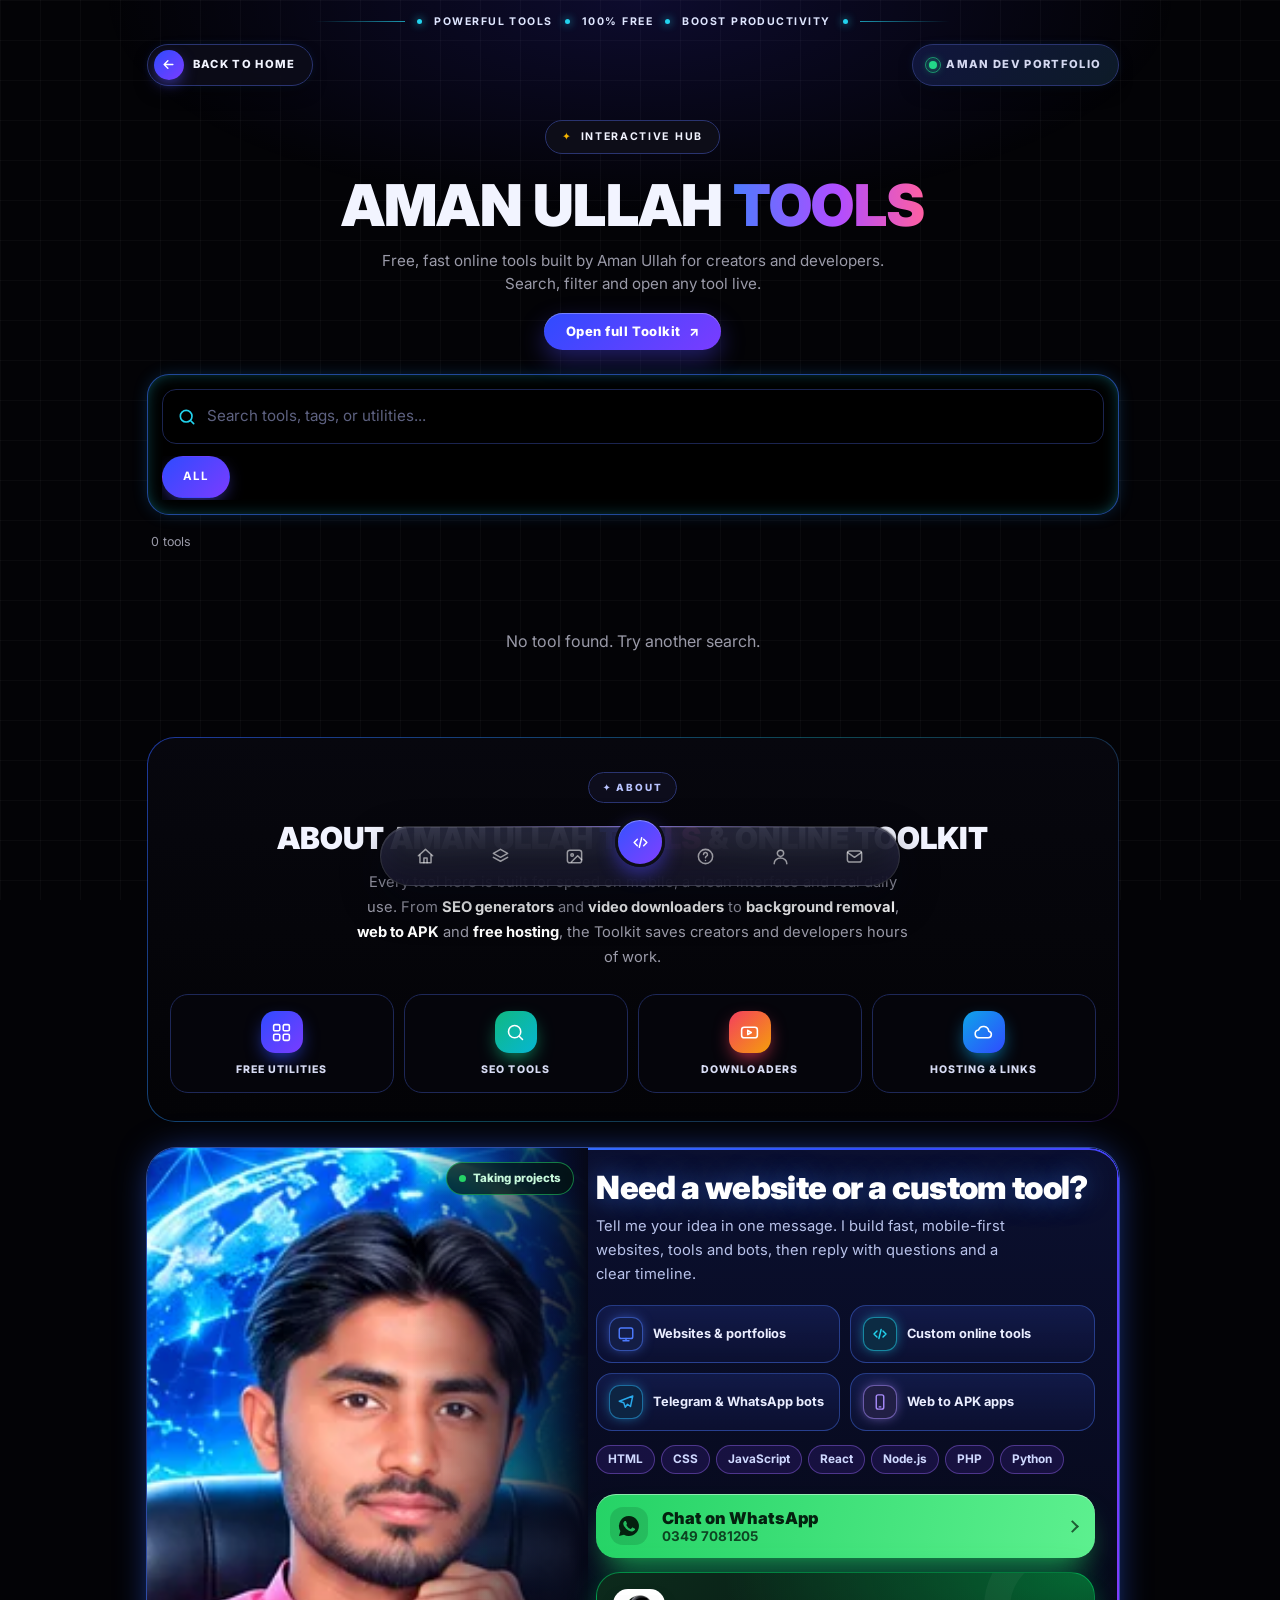
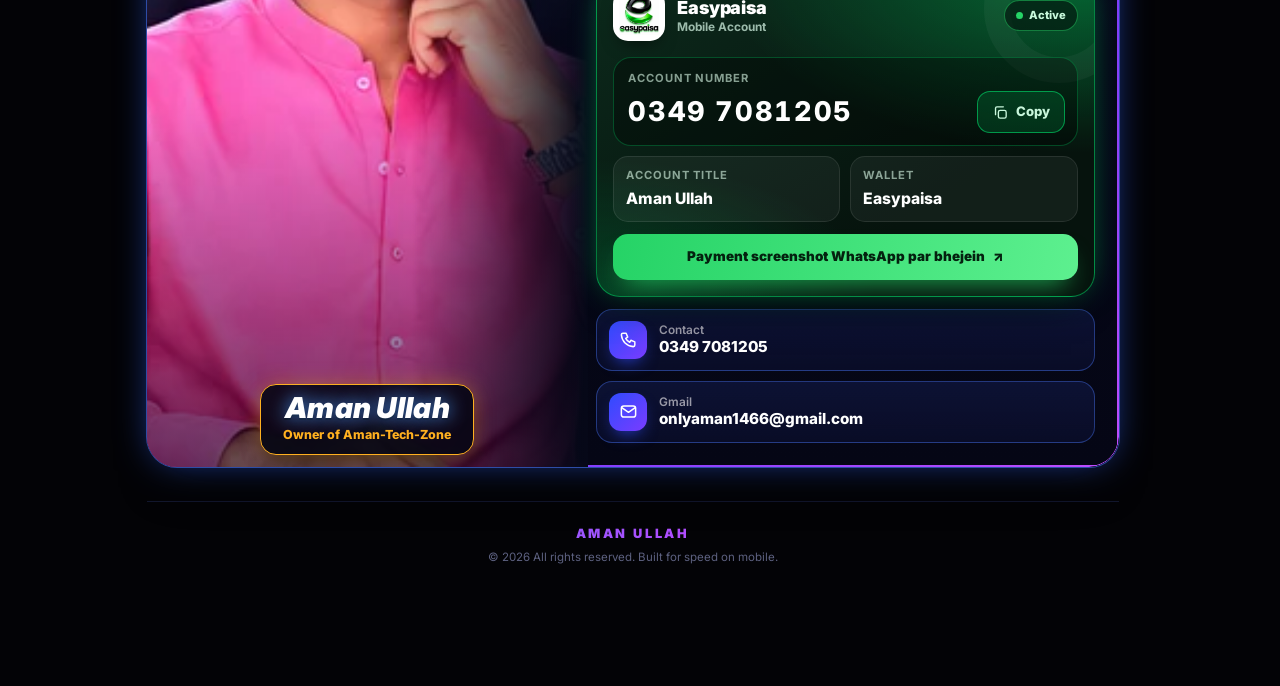
<file: tools.html>
<!DOCTYPE html>
<html lang="en">
<head>
<meta charset="utf-8">
<meta name="viewport" content="width=device-width, initial-scale=1, viewport-fit=cover">
<meta name="color-scheme" content="dark">
<meta name="theme-color" content="#030306">
<title>Free Online Tools | Aman Ullah</title>
<meta name="description" content="Free online tools by Aman Ullah: SEO generators, video downloader, background remover, web to APK, hosting and link tools. Fast and mobile friendly.">
<link rel="canonical" href="https://mr-amanullah736.vercel.app/tools.html">
<meta name="robots" content="index, follow, max-image-preview:large">
<meta name="author" content="Aman Ullah">
<meta property="og:type" content="website">
<meta property="og:site_name" content="AMAN ULLAH">
<meta property="og:locale" content="en_US">
<meta property="og:title" content="Free Online Tools | Aman Ullah">
<meta property="og:description" content="Free online tools by Aman Ullah: SEO generators, video downloader, background remover, web to APK, hosting and link tools. Fast and mobile friendly.">
<meta property="og:url" content="https://mr-amanullah736.vercel.app/tools.html">
<meta property="og:image" content="https://ik.imagekit.io/amanphoto/Personal/20260526_224103.jpg?updatedAt=1780210590255">
<meta property="og:image:alt" content="Aman Ullah, creative developer from Pakistan">
<meta name="twitter:card" content="summary_large_image">
<meta name="twitter:title" content="Free Online Tools | Aman Ullah">
<meta name="twitter:description" content="Free online tools by Aman Ullah: SEO generators, video downloader, background remover, web to APK, hosting and link tools. Fast and mobile friendly.">
<meta name="twitter:image" content="https://ik.imagekit.io/amanphoto/Personal/20260526_224103.jpg?updatedAt=1780210590255">
<link rel="icon" href="https://ik.imagekit.io/amanphoto/20260620_164003.png?updatedAt=1781955650166">
<link rel="apple-touch-icon" href="https://ik.imagekit.io/amanphoto/20260620_164003.png?updatedAt=1781955650166">
<script type="application/ld+json">{"@context":"https://schema.org","@graph":[{"@type":"Person","@id":"https://mr-amanullah736.vercel.app/#aman","name":"Aman Ullah","url":"https://mr-amanullah736.vercel.app/","image":"https://ik.imagekit.io/amanphoto/Personal/20260526_224103.jpg?updatedAt=1780210590255","jobTitle":"Creative Developer","description":"Self-taught developer and content creator from Pakistan.","address":{"@type":"PostalAddress","addressCountry":"PK"},"knowsAbout":["Web development","Telegram bots","Android apps","SEO tools","UI design"],"sameAs":["https://www.youtube.com/@amantechzone5911","https://www.tiktok.com/@amanullah.736","https://t.me/amaantechzone","https://whatsapp.com/channel/0029Vb8Hsxs72WU1Dx57eu1q"]},{"@type":"CollectionPage","@id":"https://mr-amanullah736.vercel.app/tools.html","url":"https://mr-amanullah736.vercel.app/tools.html","name":"Free Online Tools | Aman Ullah","description":"Free online tools by Aman Ullah: SEO generators, video downloader, background remover, web to APK, hosting and link tools. Fast and mobile friendly.","isPartOf":{"@id":"https://mr-amanullah736.vercel.app/#site"},"about":{"@id":"https://mr-amanullah736.vercel.app/#aman"}},{"@type":"BreadcrumbList","itemListElement":[{"@type":"ListItem","position":1,"name":"Home","item":"https://mr-amanullah736.vercel.app/"},{"@type":"ListItem","position":2,"name":"Free Online Tools","item":"https://mr-amanullah736.vercel.app/tools.html"}]}]}</script>
<link rel="preconnect" href="https://fonts.googleapis.com">
<link href="https://fonts.googleapis.com/css2?family=Inter:wght@400;500;600;700;800;900&display=swap" rel="stylesheet">
<link rel="stylesheet" href="css/amanullah-tools.css">


</head>
<body>
<div class="wrap">
 <div class="strip"><i></i>Powerful tools<i></i>100% free<i></i>Boost productivity<i></i></div>
 <div class="top"><a href="index.html#home"><em class="ar" style="font-style:normal"><svg width="16" height="16" viewBox="0 0 24 24" fill="none" stroke="currentColor" stroke-width="2.2" stroke-linecap="round" stroke-linejoin="round"><path d="M19 12H5m6-6-6 6 6 6"/></svg></em>Back to home</a><span><i></i>Aman Dev Portfolio</span></div>
 <header class="hero">
  <div class="badge"><b>&#10022;</b> Interactive Hub</div>
  <h1>Aman Ullah <em>Tools</em></h1>
  <p class="sub">Free, fast online tools built by Aman Ullah for creators and developers. Search, filter and open any tool live.</p>
  <a class="tl-cta" href="https://aman-tools46.vercel.app" target="_blank" rel="noopener">Open full Toolkit <span aria-hidden="true">&#8599;</span></a>
 </header>
 <div class="tools">
  <label class="search"><svg viewBox="0 0 24 24"><circle cx="11" cy="11" r="7"/><path d="m20 20-3.5-3.5"/></svg><input id="q" type="search" placeholder="Search tools, tags, or utilities..." autocomplete="off" enterkeyhint="search"></label>
  <div class="chips" id="chips"></div>
 </div>
 <div class="count" id="count"></div>
 <main class="grid" id="grid"></main>
 <p class="empty" id="empty" hidden>No tool found. Try another search.</p>
 <section class="about">
  <span class="kick">&#10022; About</span>
  <h2>About Aman Ullah <em>Tools</em> &amp; Online Toolkit</h2>
  <p>Every tool here is built for speed on mobile, a clean interface and real daily use. From <b>SEO generators</b> and <b>video downloaders</b> to <b>background removal</b>, <b>web to APK</b> and <b>free hosting</b>, the Toolkit saves creators and developers hours of work.</p>
  <div class="feat">
   <div style="--a:#2f4bff;--b:#7a3cff"><i><svg viewBox="0 0 24 24"><rect x="3" y="3" width="7" height="7" rx="1.5"/><rect x="14" y="3" width="7" height="7" rx="1.5"/><rect x="3" y="14" width="7" height="7" rx="1.5"/><rect x="14" y="14" width="7" height="7" rx="1.5"/></svg></i>Free Utilities</div>
   <div style="--a:#10b981;--b:#06b6d4"><i><svg viewBox="0 0 24 24"><circle cx="11" cy="11" r="7"/><path d="m20 20-3.5-3.5"/></svg></i>SEO Tools</div>
   <div style="--a:#f43f5e;--b:#f59e0b"><i><svg viewBox="0 0 24 24"><rect x="3" y="6" width="18" height="12" rx="3"/><path d="m10 9.5 4 2.5-4 2.5z"/></svg></i>Downloaders</div>
   <div style="--a:#0ea5e9;--b:#2f4bff"><i><svg viewBox="0 0 24 24"><path d="M7 18a4.5 4.5 0 0 1-.6-8.96A6 6 0 0 1 18 10.5 3.8 3.8 0 0 1 17.5 18z"/></svg></i>Hosting &amp; Links</div>
  </div>
 </section>
 <section class="hire" aria-labelledby="hire-h">
  <figure class="hire-hero">
   <img src="images/aman-workspace.webp" alt="Aman Ullah working at his desk" width="500" height="415" loading="lazy" decoding="async">
   <span class="hire-on"><i></i>Taking projects</span>
   <figcaption class="hire-name"><b>Aman Ullah</b><span>Owner of Aman-Tech-Zone</span></figcaption>
  </figure>
  <div class="hire-body">
   <h2 id="hire-h">Need a website or a custom tool?</h2>
   <p>Tell me your idea in one message. I build fast, mobile-first websites, tools and bots, then reply with questions and a clear timeline.</p>
   <ul class="hire-svc"><li style="--c:#4d7bff"><i><svg viewBox="0 0 24 24" fill="none" stroke="currentColor" stroke-width="1.9" stroke-linecap="round" stroke-linejoin="round" aria-hidden="true"><rect x="3" y="4" width="18" height="14" rx="2.5"/><path d="M8 21h8M12 18v3"/></svg></i><span>Websites &amp; portfolios</span></li><li style="--c:#22d3ee"><i><svg viewBox="0 0 24 24" fill="none" stroke="currentColor" stroke-width="1.9" stroke-linecap="round" stroke-linejoin="round" aria-hidden="true"><path d="M8 8l-4 4 4 4M16 8l4 4-4 4M13.5 6l-3 12"/></svg></i><span>Custom online tools</span></li><li style="--c:#29a9eb"><i><svg viewBox="0 0 24 24" fill="none" stroke="currentColor" stroke-width="1.9" stroke-linecap="round" stroke-linejoin="round" aria-hidden="true"><path d="M21 4 3 11l6 2 2 6 3-4 4 3z"/></svg></i><span>Telegram &amp; WhatsApp bots</span></li><li style="--c:#a78bfa"><i><svg viewBox="0 0 24 24" fill="none" stroke="currentColor" stroke-width="1.9" stroke-linecap="round" stroke-linejoin="round" aria-hidden="true"><rect x="7" y="2.5" width="10" height="19" rx="2.5"/><path d="M11 18.5h2"/></svg></i><span>Web to APK apps</span></li></ul>
   <div class="hire-stack"><span>HTML</span><span>CSS</span><span>JavaScript</span><span>React</span><span>Node.js</span><span>PHP</span><span>Python</span></div>
   <a class="hire-wa" href="https://wa.me/923497081205?text=Assalam%20o%20Alaikum%20Aman%2C%20I%20want%20a%20website%20%2F%20tool%20made." target="_blank" rel="noopener"><svg viewBox="0 0 24 24" aria-hidden="true"><path fill="currentColor" d="M12 2a10 10 0 0 0-8.6 15.1L2 22l5-1.3A10 10 0 1 0 12 2zm5.2 14.2c-.2.6-1.3 1.2-1.8 1.2-.5.1-1 .2-3.3-.7-2.8-1.2-4.5-4-4.7-4.2-.1-.2-1.1-1.5-1.1-2.8s.7-2 1-2.3c.2-.3.5-.3.7-.3h.5c.2 0 .4 0 .6.5l.8 2c.1.2.1.4 0 .5l-.4.6c-.1.2-.3.3-.1.6.2.3.8 1.3 1.7 2.1 1.2 1 2.1 1.3 2.4 1.5.3.1.5.1.6-.1l.9-1.1c.2-.3.4-.2.6-.1l1.9.9c.3.1.4.2.5.3.1.2.1.8-.1 1.4z"/></svg><span><b>Chat on WhatsApp</b><small>0349 7081205</small></span></a>
   <article class="ep-card" aria-label="Easypaisa account details">
    <header class="ep-top">
     <span class="ep-logo"><img src="images/easypaisa-logo.webp" alt="Easypaisa" width="48" height="48" loading="lazy" decoding="async"></span>
     <div class="ep-t"><b>Easypaisa</b><small>Mobile Account</small></div>
     <span class="ep-ok"><i></i>Active</span>
    </header>
    <div class="ep-num">
     <small>Account Number</small>
     <div class="ep-row"><b>0349 7081205</b>
      <button type="button" class="ep-cp" data-copy="03497081205" aria-label="Copy Easypaisa number"><svg viewBox="0 0 24 24" fill="none" stroke="currentColor" stroke-width="1.9" stroke-linecap="round" stroke-linejoin="round" aria-hidden="true"><rect x="9" y="9" width="11" height="11" rx="2.5"/><path d="M5 15V6a2 2 0 0 1 2-2h9"/></svg><span>Copy</span></button>
     </div>
    </div>
    <div class="ep-info">
     <div><small>Account Title</small><b>Aman Ullah</b></div>
     <div><small>Wallet</small><b>Easypaisa</b></div>
    </div>
    <a class="ep-wa" href="https://wa.me/923497081205?text=Assalam%20o%20Alaikum%20Aman%2C%20I%20have%20sent%20the%20payment.%20Screenshot%20attached." target="_blank" rel="noopener">Payment screenshot WhatsApp par bhejein <span aria-hidden="true">&#8599;</span></a>
   </article>
   <div class="hire-rows">
    <a href="tel:+923497081205"><i><svg viewBox="0 0 24 24" fill="none" stroke="currentColor" stroke-width="1.9" stroke-linecap="round" stroke-linejoin="round" aria-hidden="true"><path d="M5 4h4l2 5-2.5 1.5a11 11 0 0 0 5 5L15 13l5 2v4a2 2 0 0 1-2 2A16 16 0 0 1 3 6a2 2 0 0 1 2-2z"/></svg></i><span><small>Contact</small><b>0349 7081205</b></span></a>
    <a href="mailto:onlyaman1466@gmail.com"><i><svg viewBox="0 0 24 24" fill="none" stroke="currentColor" stroke-width="1.9" stroke-linecap="round" stroke-linejoin="round" aria-hidden="true"><rect x="3" y="5" width="18" height="14" rx="3"/><path d="M3.5 7l8.5 6 8.5-6"/></svg></i><span><small>Gmail</small><b>onlyaman1466@gmail.com</b></span></a>
   </div>
  </div>
 </section>
 <footer class="foot"><strong>Aman Ullah</strong><span>&copy; <span id="yr" style="display:inline;margin:0"></span> All rights reserved. Built for speed on mobile.</span></footer>
</div>
<nav class="nv" id="nvd" aria-label="Quick navigation">
<div class="nv-g">
  <a href="index.html#home" data-page="index.html" aria-label="Home"><span class="nv-i"><svg viewBox="0 0 24 24" fill="none" stroke="currentColor" stroke-width="1.9" stroke-linecap="round" stroke-linejoin="round" aria-hidden="true"><path d="M3 11l9-8 9 8"/><path d="M5 10v10h14V10"/><path d="M10 20v-6h4v6"/></svg></span><b>Home</b></a>
  <a href="skills.html" data-page="skills.html" aria-label="Skills"><span class="nv-i"><svg viewBox="0 0 24 24" fill="none" stroke="currentColor" stroke-width="1.9" stroke-linecap="round" stroke-linejoin="round" aria-hidden="true"><path d="M12 3l9 5-9 5-9-5 9-5z"/><path d="M3 13l9 5 9-5"/></svg></span><b>Skills</b></a>
  <a href="gallery.html" data-page="gallery.html" aria-label="Gallery"><span class="nv-i"><svg viewBox="0 0 24 24" fill="none" stroke="currentColor" stroke-width="1.9" stroke-linecap="round" stroke-linejoin="round" aria-hidden="true"><rect x="3" y="4" width="18" height="16" rx="3"/><circle cx="9" cy="10" r="1.6"/><path d="M21 16l-5-5-8 8"/></svg></span><b>Gallery</b></a>
</div>
  <a href="projects.html" data-page="projects.html" class="nv-mid" aria-label="Projects"><span class="nv-i"><svg viewBox="0 0 24 24" fill="none" stroke="currentColor" stroke-width="1.9" stroke-linecap="round" stroke-linejoin="round" aria-hidden="true"><path d="M8 8l-4 4 4 4"/><path d="M16 8l4 4-4 4"/><path d="M13.5 6l-3 12"/></svg></span></a>
<div class="nv-g">
  <a href="index.html#faq" data-page="faq" aria-label="FAQ"><span class="nv-i"><svg viewBox="0 0 24 24" fill="none" stroke="currentColor" stroke-width="1.9" stroke-linecap="round" stroke-linejoin="round" aria-hidden="true"><circle cx="12" cy="12" r="9"/><path d="M9.5 9.5a2.5 2.5 0 1 1 3.5 2.3c-.7.4-1 .9-1 1.7"/><path d="M12 17h.01"/></svg></span><b>FAQ</b></a>
  <a href="about.html" data-page="about.html" aria-label="About"><span class="nv-i"><svg viewBox="0 0 24 24" fill="none" stroke="currentColor" stroke-width="1.9" stroke-linecap="round" stroke-linejoin="round" aria-hidden="true"><circle cx="12" cy="8" r="4"/><path d="M4 21c0-4 3.6-7 8-7s8 3 8 7"/></svg></span><b>About</b></a>
  <a href="contact.html" data-page="contact.html" aria-label="Contact"><span class="nv-i"><svg viewBox="0 0 24 24" fill="none" stroke="currentColor" stroke-width="1.9" stroke-linecap="round" stroke-linejoin="round" aria-hidden="true"><rect x="3" y="5" width="18" height="14" rx="3"/><path d="M3.5 7l8.5 6 8.5-6"/></svg></span><b>Contact</b></a>
</div>
</nav>



<script src="js/amanullah-tools.js"></script>
<script>
(function(){var bs=document.querySelectorAll('[data-copy]');
bs.forEach(function(b){var t=b.querySelector('span'),o=t.textContent;
b.addEventListener('click',function(){var n=b.getAttribute('data-copy');
function ok(){t.textContent='Copied';b.classList.add('done');setTimeout(function(){t.textContent=o;b.classList.remove('done')},1800)}
function fb(){var a=document.createElement('textarea');a.value=n;a.style.cssText='position:fixed;opacity:0';document.body.appendChild(a);a.select();try{document.execCommand('copy');ok()}catch(e){}a.remove()}
if(navigator.clipboard&&navigator.clipboard.writeText){navigator.clipboard.writeText(n).then(ok,fb)}else{fb()}})})})();
</script>

<script src="js/amanullah-cms.js"></script>
</body>
</html>
</file>
<file: css/amanullah-about.css>
/* ===== main ===== */
:root{--bg:#08080c;--card:#121218;--line:#23232d;--fg:#f2f2f6;--muted:#9a9aa8;--accent:#2f4bff;--accent2:#7a3cff}
*,*::before,*::after{box-sizing:border-box}
html{scroll-behavior:smooth;-webkit-text-size-adjust:100%}
body{margin:0;background:var(--bg);color:var(--fg);font-family:Inter,system-ui,sans-serif;line-height:1.5;overflow-x:hidden;padding-top:env(safe-area-inset-top,0px);padding-bottom:calc(env(safe-area-inset-bottom,0px) + 120px)}
body::before{content:"";position:fixed;inset:0;z-index:-1;background:radial-gradient(60% 40% at 50% 0%,rgba(80,70,255,.22),transparent 70%),linear-gradient(#ffffff08 1px,transparent 1px) 0 0/40px 40px,linear-gradient(90deg,#ffffff08 1px,transparent 1px) 0 0/40px 40px}
a{color:inherit;text-decoration:none}
.wrap{max-width:1000px;margin:auto;padding:0 18px}
.top{display:flex;justify-content:space-between;align-items:center;gap:10px;padding:16px 0 4px}
.top a,.top span{display:inline-flex;align-items:center;gap:9px;height:42px;padding:0 16px;border-radius:999px;font-size:.7rem;letter-spacing:.12em;text-transform:uppercase;font-weight:800;background:rgba(24,24,34,.7);-webkit-backdrop-filter:blur(14px);backdrop-filter:blur(14px);border:1px solid #2a2a3a;box-shadow:0 8px 22px -10px rgba(0,0,0,.7),inset 0 1px 0 rgba(255,255,255,.06);white-space:nowrap}
.top a{color:#f2f2f6;padding-left:6px;transition:transform .2s,border-color .2s,background .2s;-webkit-tap-highlight-color:transparent}
.top a .ar{display:grid;place-items:center;width:30px;height:30px;border-radius:50%;background:linear-gradient(135deg,#2f4bff,#7a3cff);box-shadow:0 6px 16px -4px rgba(88,80,255,.8)}
.top a .ar svg{width:15px;height:15px;stroke:#fff}
.top a:active{transform:scale(.96)}
@media(hover:hover){.top a:hover{border-color:#4d5bff;background:rgba(32,32,48,.85)}}
.top span{color:#d4d4de;background:linear-gradient(135deg,rgba(47,75,255,.14),rgba(176,77,255,.12)),rgba(24,24,34,.7);border-color:#33335a}
.top i{position:relative;width:8px;height:8px;border-radius:50%;background:#22d889;box-shadow:0 0 10px #22d889}
.top i::after{content:"";position:absolute;inset:-4px;border-radius:50%;border:1.5px solid #22d889;opacity:.6;animation:pls 2s ease-out infinite}
@keyframes pls{to{transform:scale(1.8);opacity:0}}
@media(prefers-reduced-motion:reduce){.top i::after{animation:none}}
@media(max-width:380px){.top a,.top span{font-size:.62rem;padding-right:12px}}
@media(max-width:430px){.top{gap:8px}.top a,.top span{font-size:.6rem;letter-spacing:.08em;padding-right:12px;gap:7px}.top span{padding-left:12px}}
.hero{text-align:center;padding:42px 0 30px}
.badge{display:inline-flex;align-items:center;gap:8px;padding:8px 16px;border-radius:999px;border:1px solid #2e2e3a;background:#15151d;font-size:.66rem;letter-spacing:.16em;font-weight:700;text-transform:uppercase}
.badge b{color:#f5b400}
h1{font-size:clamp(2.1rem,9.5vw,3.6rem);line-height:1.08;font-weight:900;letter-spacing:-.01em;margin:22px 0 16px;text-transform:uppercase}
h1 em{font-style:normal;background:linear-gradient(90deg,#4d7bff,#b04dff 50%,#ff5fa2);-webkit-background-clip:text;background-clip:text;color:transparent}
.sub{color:var(--muted);font-size:.95rem;max-width:560px;margin:0 auto}
.tools{background:#0f0f15;border:1px solid var(--line);border-radius:22px;padding:14px}
.search{display:flex;align-items:center;gap:10px;background:#15151d;border:1px solid var(--line);border-radius:16px;padding:0 14px}
.search:focus-within{border-color:#4d5bff}
.search svg{width:20px;height:20px;stroke:var(--muted);fill:none;stroke-width:2;stroke-linecap:round;flex:none}
.search input{flex:1;min-width:0;background:none;border:0;outline:0;color:var(--fg);font:inherit;font-size:.95rem;padding:15px 0}
.search input::placeholder{color:#6d6d7b}
.chips{display:flex;gap:10px;overflow-x:auto;margin-top:12px;padding-bottom:2px;scrollbar-width:none}
.chips::-webkit-scrollbar{display:none}
.chips button{flex:none;font:inherit;font-size:.72rem;font-weight:700;letter-spacing:.1em;text-transform:uppercase;color:#cfcfda;background:#15151d;border:1px solid var(--line);border-radius:999px;padding:11px 20px;cursor:pointer;transition:.2s}
.chips button.on{background:#fff;color:#0a0a0f;border-color:#fff}
.count{color:var(--muted);font-size:.78rem;margin:18px 4px 12px}
.grid{display:grid;grid-template-columns:1fr 1fr;gap:14px}
@media(min-width:760px){.grid{grid-template-columns:repeat(3,1fr);gap:18px}}
.card{position:relative;display:flex;flex-direction:column;background:var(--card);border:1px solid var(--line);border-radius:20px;overflow:hidden;transition:transform .25s,border-color .25s;animation:in .5s both;animation-delay:calc(var(--i,0)*45ms)}
.card::before{content:"";height:3px;background:var(--g)}
.card:active{transform:scale(.97)}
@media(hover:hover){.card:hover{transform:translateY(-4px);border-color:#3a3a4c}}
@keyframes in{from{opacity:0;transform:translateY(14px)}to{opacity:1;transform:none}}
.th{aspect-ratio:16/10;display:grid;place-items:center;background:radial-gradient(80% 90% at 30% 20%,var(--c),transparent 70%),#0b0b10;position:relative;overflow:hidden}
.th svg{width:46px;height:46px;fill:none;stroke:#fff;stroke-width:1.7;stroke-linecap:round;stroke-linejoin:round;filter:drop-shadow(0 6px 14px rgba(0,0,0,.55))}
.th::after{content:"";position:absolute;inset:0;background:linear-gradient(transparent 55%,var(--card))}
.bd{padding:12px 14px 14px;display:flex;flex-direction:column;gap:8px;flex:1}
.tags{display:flex;gap:6px;flex-wrap:wrap}
.tags span{font-size:.58rem;letter-spacing:.1em;font-weight:700;text-transform:uppercase;color:#b9b9c6;background:#1b1b24;border:1px solid #2a2a36;border-radius:7px;padding:4px 8px}
.card h3{margin:2px 0 0;font-size:1rem;line-height:1.25;font-weight:800}
.card p{margin:0;color:var(--muted);font-size:.78rem;line-height:1.45;display:-webkit-box;-webkit-line-clamp:3;-webkit-box-orient:vertical;overflow:hidden}
.ft{margin-top:auto;padding-top:10px;border-top:1px solid #1f1f29;display:flex;justify-content:space-between;align-items:center;gap:6px;font-size:.62rem}
.ft code{font-family:ui-monospace,Menlo,monospace;color:#6f6f7e;overflow:hidden;text-overflow:ellipsis;white-space:nowrap;min-width:0}
.ft b{flex:none;letter-spacing:.1em;color:#e8e8f0;font-weight:800}
.empty{text-align:center;color:var(--muted);padding:50px 0}
.about{position:relative;margin-top:56px;padding:34px 22px 28px;text-align:center;border-radius:28px;background:linear-gradient(180deg,#14141c,#0e0e14);border:1px solid transparent;background:linear-gradient(180deg,#14141c,#0d0d13) padding-box,linear-gradient(135deg,#4d7bff66,#b04dff44 50%,#ff5fa233) border-box;overflow:hidden}
.about::before{content:"";position:absolute;left:50%;top:-90px;width:320px;height:180px;transform:translateX(-50%);background:radial-gradient(closest-side,rgba(110,90,255,.35),transparent);pointer-events:none}
.about .kick{position:relative;display:inline-flex;align-items:center;gap:8px;font-size:.62rem;letter-spacing:.18em;font-weight:800;text-transform:uppercase;color:#b9b9ff;background:#1a1a26;border:1px solid #2c2c3e;border-radius:999px;padding:7px 14px}
.about h2{position:relative;font-size:clamp(1.35rem,6vw,1.9rem);font-weight:900;text-transform:uppercase;line-height:1.15;margin:18px 0 14px}
.about h2 em{font-style:normal;background:linear-gradient(90deg,#4d7bff,#b04dff 55%,#ff5fa2);-webkit-background-clip:text;background-clip:text;color:transparent}
.about p{position:relative;color:var(--muted);font-size:.92rem;line-height:1.7;max-width:560px;margin:0 auto}
.about p b{color:#fff;font-weight:700}
.feat{position:relative;display:grid;grid-template-columns:1fr 1fr;gap:10px;margin-top:24px}
@media(min-width:620px){.feat{grid-template-columns:repeat(4,1fr)}}
.feat div{display:flex;flex-direction:column;align-items:center;gap:9px;padding:16px 8px 14px;border-radius:18px;background:#101018;border:1px solid #23232f;font-size:.66rem;font-weight:800;letter-spacing:.1em;text-transform:uppercase;color:#d8d8e4}
.feat i{display:grid;place-items:center;width:42px;height:42px;border-radius:14px;background:linear-gradient(135deg,var(--a),var(--b));box-shadow:0 8px 20px -6px var(--a)}
.feat svg{width:21px;height:21px;fill:none;stroke:#fff;stroke-width:1.8;stroke-linecap:round;stroke-linejoin:round}
.foot{text-align:center;margin-top:34px;padding:22px 0 0;border-top:1px solid #1b1b24}
.foot strong{display:block;font-size:.8rem;font-weight:900;letter-spacing:.2em;text-transform:uppercase;background:linear-gradient(90deg,#4d7bff,#b04dff,#ff5fa2);-webkit-background-clip:text;background-clip:text;color:transparent}
.foot span{display:block;margin-top:6px;color:#6d6d7b;font-size:.72rem}
/* bottom nav: light frosted pill dock */
nav.dk{position:fixed;left:0;right:0;margin:0 auto;bottom:calc(env(safe-area-inset-bottom,0px) + 14px);width:min(94%,460px);z-index:30;display:grid;grid-template-columns:1fr 1fr 84px 1fr 1fr;align-items:center;padding:8px 10px;border-radius:999px;background:rgba(236,236,240,.94);-webkit-backdrop-filter:blur(20px) saturate(160%);backdrop-filter:blur(20px) saturate(160%);border:1px solid rgba(255,255,255,.55);box-shadow:0 18px 40px -10px rgba(0,0,0,.65),inset 0 1px 0 rgba(255,255,255,.9);transition:transform .5s cubic-bezier(.3,.9,.3,1),opacity .35s}
nav.dk.dk-hide,nav.dk.dk-off{transform:translateY(calc(100% + 40px));opacity:0;pointer-events:none}
nav.dk a{position:relative;z-index:1;display:flex;flex-direction:column;align-items:center;gap:3px;padding:9px 4px 7px;border-radius:999px;color:#6c6c78;font-size:.66rem;font-weight:600;-webkit-tap-highlight-color:transparent;overflow:hidden;transition:color .3s}
nav.dk a svg{width:22px;height:22px;fill:none;stroke:currentColor;stroke-width:1.8;stroke-linecap:round;stroke-linejoin:round;transition:transform .4s cubic-bezier(.3,1.7,.5,1)}
nav.dk a b{font-weight:inherit}
nav.dk a.on{color:#14141a;font-weight:800}
nav.dk a:active svg{transform:scale(.86)}
.dk-ind{position:absolute;top:8px;bottom:8px;left:0;width:0;border-radius:999px;background:rgba(255,255,255,.95);box-shadow:0 2px 10px rgba(0,0,0,.12),inset 0 1px 0 #fff;transition:transform .5s cubic-bezier(.3,1.25,.4,1),width .5s cubic-bezier(.3,1.25,.4,1),opacity .3s;pointer-events:none;z-index:0}
.dk-rip{position:absolute;border-radius:50%;width:12px;height:12px;margin:-6px 0 0 -6px;background:rgba(0,0,0,.14);transform:scale(0);animation:dkrip .6s ease-out forwards;pointer-events:none}
@keyframes dkrip{to{transform:scale(10);opacity:0}}
nav.dk a.mid{width:64px;height:64px;margin:-34px auto 0;padding:0;justify-content:center;gap:0;border-radius:50%;color:#fff;background:#3a3a48;border:4px solid #fff;box-shadow:0 12px 26px rgba(0,0,0,.5);overflow:visible;transition:transform .35s cubic-bezier(.3,1.5,.5,1)}
nav.dk a.mid svg{width:26px;height:26px;stroke-width:2}
nav.dk a.mid:active{transform:scale(.92)}
@media(prefers-reduced-motion:reduce){nav.dk,nav.dk *,.dk-ind{transition-duration:.01ms!important;animation:none!important}}
/* thumbnails */
.th img{position:absolute;inset:0;width:100%;height:100%;object-fit:cover;object-position:top;z-index:0}
.th svg{position:relative;z-index:0}
.th::after{z-index:1}

/* ===== desktop-fix ===== */
/* ---- Desktop / scroll stability fix ---- */
html{overflow-x:clip;scrollbar-gutter:stable;max-width:100%}
body{overflow-x:clip;max-width:100%;position:relative}
@supports not (overflow:clip){html,body{overflow-x:hidden}}
/* marquees and decorative orbs must never widen the page */
.mq,.ftmq,.ft,#faq,#contact,#creative,#rf,#nf,#projects,.wh,.hero,#cta,section{overflow-x:clip}
.mq,.ftmq{contain:paint;max-width:100vw}
.mq>div,.ftmt{will-change:transform}
/* fixed UI never creates side scroll */
.ov,#pg,.dk,.cttoast{max-width:100vw}
/* ---- Desktop layout (>= 900px): keep the mobile design, centred & tidy ---- */
@media (min-width:900px){
  .roles{left:50%;transform:translateX(-50%);width:min(100% - 44px,760px);top:112px;display:flex;flex-wrap:wrap;gap:6px 22px;justify-content:center}
  .hero{padding-left:22px;padding-right:22px}
  .cz,.cz-txt{width:min(86vw,400px)}
  section,.picsec,.quote{max-width:760px}
  .hero,.mq,#creative,#rf,#nf,#projects,.wh,#faq,#contact,.ft{max-width:none}
}
@media (min-width:1400px){html{font-size:17px}}

/* ===== nv-css ===== */
.nv{position:fixed;left:50%;bottom:calc(14px + env(safe-area-inset-bottom,0px));z-index:60;width:min(94vw,470px);height:60px;padding:0 8px;box-sizing:border-box;
 display:grid;grid-template-columns:1fr 58px 1fr;align-items:center;gap:0;border-radius:999px;
 background:linear-gradient(180deg,rgba(34,36,56,.86),rgba(13,14,24,.92));-webkit-backdrop-filter:blur(22px) saturate(1.7);backdrop-filter:blur(22px) saturate(1.7);
 border:1px solid rgba(255,255,255,.11);
 box-shadow:0 16px 36px rgba(4,5,18,.5),0 0 0 1px rgba(0,0,0,.25),inset 0 1px 0 rgba(255,255,255,.1),inset 0 -12px 22px rgba(125,105,255,.07);
 transform:translateX(-50%);animation:nvIn .8s cubic-bezier(.2,1.1,.3,1) both;transition:transform .45s cubic-bezier(.2,.9,.3,1),opacity .3s}
.nv:before{content:"";position:absolute;left:18%;right:18%;top:-1px;height:1px;background:linear-gradient(90deg,transparent,rgba(160,140,255,.75),transparent);pointer-events:none}
.nv.nv-off{transform:translate(-50%,130%);opacity:0;pointer-events:none}
@keyframes nvIn{from{transform:translate(-50%,140%);opacity:0}to{transform:translate(-50%,0);opacity:1}}
.nv-g{display:flex;align-items:center;gap:2px;min-width:0;height:100%}
.nv a{position:relative;flex:1 1 0;min-width:0;height:46px;display:flex;align-items:center;justify-content:center;gap:0;border-radius:999px;
 color:rgba(255,255,255,.56);text-decoration:none;-webkit-tap-highlight-color:transparent;
 transition:flex-grow .5s cubic-bezier(.3,1.15,.4,1),color .3s,transform .2s}
.nv a:hover{color:#fff}
.nv a:active{transform:scale(.92)}
.nv a:focus-visible{outline:2px solid rgba(180,165,255,.85);outline-offset:1px}
.nv .nv-i{position:relative;display:grid;place-items:center;width:32px;height:32px;flex:none;border-radius:50%;transition:transform .45s cubic-bezier(.3,1.5,.5,1),background .35s,box-shadow .35s}
.nv svg{width:19px;height:19px;display:block}
.nv a:hover .nv-i{transform:translateY(-2px)}
.nv a b{overflow:hidden;font:700 12px/1 Inter,system-ui,sans-serif;letter-spacing:.25px;white-space:nowrap;max-width:0;opacity:0;margin-left:0;transform:translateX(-6px);
 transition:max-width .5s cubic-bezier(.3,1,.4,1),opacity .3s,margin .4s,transform .45s cubic-bezier(.3,1,.4,1)}
/* active: small glowing circle behind the icon + pulsing ring + label */
.nv a.on{flex-grow:1;color:#fff}
.nv a b{display:none!important}
.nv a.on b{max-width:64px;opacity:1;margin-left:6px;transform:none;transition-delay:.05s}
.nv a.on .nv-i{background:radial-gradient(circle at 30% 25%,#8aa0ff,#5a6bff 45%,#8d4dff);color:#fff;
 box-shadow:0 0 0 3px rgba(112,100,255,.2),0 6px 16px rgba(90,80,255,.55),inset 0 1px 0 rgba(255,255,255,.45);animation:nvPop .55s cubic-bezier(.3,1.6,.5,1)}
.nv a.on .nv-i:after{content:"";position:absolute;inset:-6px;border-radius:50%;border:1.5px solid rgba(150,135,255,.6);animation:nvRing 2.4s ease-out infinite;pointer-events:none}
@keyframes nvPop{0%{transform:scale(.55) translateY(4px)}60%{transform:scale(1.18) translateY(-2px)}100%{transform:none}}
@keyframes nvRing{0%{transform:scale(.8);opacity:.9}70%,100%{transform:scale(1.35);opacity:0}}
/* centre Projects button: raised glossy accent */
.nv a.nv-mid{width:50px;height:50px;margin:0 4px;flex:none;transform:translateY(-14px);color:#fff;border:3px solid #0d0e17;
 background:linear-gradient(135deg,#3552ff,#8040ff);box-shadow:0 8px 18px rgba(80,70,255,.45),inset 0 1px 0 rgba(255,255,255,.35);transition:transform .45s cubic-bezier(.3,1.5,.5,1)}
.nv a.nv-mid .nv-i{width:34px;height:34px;background:none;box-shadow:none}
.nv a.nv-mid:hover{transform:translateY(-17px)}
.nv a.nv-mid:active{transform:translateY(-14px) scale(.92)}
.nv a.nv-mid:hover .nv-i{transform:rotate(-12deg) scale(1.1)}
.nv a.nv-mid.on .nv-i{background:rgba(255,255,255,.2);box-shadow:inset 0 1px 0 rgba(255,255,255,.4);animation:nvSpin .7s cubic-bezier(.3,1.3,.5,1)}
.nv a.nv-mid.on .nv-i:after{inset:-7px;border-color:rgba(255,255,255,.55)}
@keyframes nvSpin{from{transform:rotate(-180deg) scale(.5)}to{transform:none}}
@media (max-width:380px){.nv{height:54px;padding:0 5px}.nv a{height:42px}.nv .nv-i{width:30px;height:30px}.nv svg{width:18px;height:18px}.nv a.on b{max-width:56px;font-size:11px}.nv{grid-template-columns:1fr 54px 1fr}.nv a.nv-mid{width:44px;height:44px;margin:0 5px;transform:translateY(-12px)}.nv a.nv-mid .nv-i{width:30px;height:30px}}
@media (min-width:900px){.nv{width:520px}}
@media (prefers-reduced-motion:reduce){.nv,.nv *{animation:none!important;transition-duration:.01ms!important}}

/* ===== nav-only-index ===== */
header,.ov{display:none!important}html{scroll-padding-top:16px!important}

/* ===== about page ===== */
.ab-s{padding:34px 0 8px}
.ab-h{margin-bottom:18px}
.ab-h .kick,.ab-w .kick{display:inline-flex;align-items:center;gap:8px;font-size:.62rem;letter-spacing:.18em;font-weight:800;text-transform:uppercase;color:#b9b9ff;background:#1a1a26;border:1px solid #2c2c3e;border-radius:999px;padding:7px 14px}
.ab-h h2{font-size:clamp(1.5rem,6.5vw,2.1rem);font-weight:900;text-transform:uppercase;line-height:1.15;margin:14px 0 0}
.ab-h h2 em{font-style:normal;background:linear-gradient(90deg,#4d7bff,#b04dff 55%,#ff5fa2);-webkit-background-clip:text;background-clip:text;color:transparent}
.ab-t p{color:var(--muted);font-size:.96rem;line-height:1.8;margin:0 0 14px;max-width:62ch}
.ab-t p b{color:#fff;font-weight:700}
.ab-steps{list-style:none;margin:0;padding:0;display:grid;gap:12px}
.ab-steps li{display:flex;gap:14px;align-items:flex-start;padding:16px;border-radius:20px;background:var(--card);border:1px solid var(--line)}
.ab-steps i{flex:none;display:grid;place-items:center;width:42px;height:42px;border-radius:14px;font-style:normal;font-weight:900;color:#fff;background:linear-gradient(135deg,var(--accent),var(--accent2));box-shadow:0 8px 20px -6px var(--accent)}
.ab-steps b{display:block;font-size:1rem;font-weight:800;margin-bottom:4px}
.ab-steps p{margin:0;color:var(--muted);font-size:.86rem;line-height:1.6}
.ab-g{grid-template-columns:1fr}
@media(min-width:620px){.ab-g{grid-template-columns:1fr 1fr}}
.ab-g .card{animation:none}
.ab-g .bd{padding:16px 18px 18px;gap:6px}
.ab-g .card h3{font-size:1.02rem}
.ab-g .card p{font-size:.86rem;-webkit-line-clamp:unset;display:block}
.ab-c{margin-top:8px;flex-wrap:wrap}
.ab-c span{font-size:.72rem;font-weight:700;letter-spacing:.1em;text-transform:uppercase;color:#cfcfda;background:#15151d;border:1px solid var(--line);border-radius:999px;padding:11px 20px}
.ab-w{margin-top:44px;text-align:center}
.ab-l{position:relative;list-style:none;margin:0 auto;padding:0;max-width:520px;display:grid;gap:10px;text-align:left;color:#d8d8e4;font-size:.92rem;line-height:1.6}
.ab-l li{padding:12px 14px 12px 40px;border-radius:14px;background:#101018;border:1px solid #23232f;position:relative}
.ab-l li::before{content:"";position:absolute;left:15px;top:19px;width:10px;height:10px;border-radius:50%;background:linear-gradient(135deg,var(--accent),var(--accent2))}
.ab-cta{position:relative;display:flex;flex-wrap:wrap;justify-content:center;gap:12px;margin-top:24px}
.ab-btn{display:inline-flex;align-items:center;padding:15px 30px;border-radius:999px;font-weight:800;font-size:.74rem;letter-spacing:.12em;text-transform:uppercase;color:#fff;background:linear-gradient(90deg,#2f4bff,#7a3cff);box-shadow:0 12px 30px -8px #2f4bff99;-webkit-tap-highlight-color:transparent}
.ab-btn:active{transform:scale(.96)}
.ab-b2{background:#15151d;border:1px solid var(--line);box-shadow:none;color:#e8e8f0}

/* ===== photos & long-form extras ===== */
.ph{position:relative;border-radius:28px;overflow:hidden;border:1px solid transparent;background:linear-gradient(180deg,#14141c,#0b0b11) padding-box,linear-gradient(135deg,#4d7bff88,#b04dff55 50%,#ff5fa244) border-box}
.ph::before{content:"";position:absolute;left:50%;top:38%;width:78%;aspect-ratio:1;transform:translate(-50%,-50%);background:radial-gradient(closest-side,rgba(110,90,255,.55),rgba(176,77,255,.2) 55%,transparent);filter:blur(10px);pointer-events:none}
.ph img{position:relative;display:block;width:100%;height:auto}
.ph-cut{aspect-ratio:4/4.6}
.ph-cut img{position:absolute;left:0;bottom:0;height:100%;width:100%;object-fit:contain;object-position:center bottom}
.ph-tall{aspect-ratio:3/4}
.ph-tall img{position:absolute;inset:0;height:100%;object-fit:cover;object-position:50% 22%}
.ph figcaption{position:absolute;left:12px;right:12px;bottom:12px;z-index:2;padding:10px 14px;border-radius:14px;font-size:.72rem;font-weight:700;letter-spacing:.06em;color:#e8e8f0;background:rgba(14,14,22,.72);-webkit-backdrop-filter:blur(12px);backdrop-filter:blur(12px);border:1px solid #ffffff1a}
.ph-cut::after,.ph-tall::after{content:"";position:absolute;inset:0;pointer-events:none;box-shadow:inset 0 0 60px #0007;border-radius:inherit}
.ab-split{display:grid;gap:22px;align-items:center}
@media(min-width:760px){.ab-split{grid-template-columns:5fr 6fr;gap:40px}.ab-split.rev .ph{order:2}}
.hero-ph{max-width:380px;margin:30px auto 0}
.ab-faq{display:grid;gap:10px}
.ab-faq details{border-radius:18px;background:var(--card);border:1px solid var(--line);overflow:hidden}
.ab-faq summary{list-style:none;cursor:pointer;display:flex;align-items:center;justify-content:space-between;gap:12px;padding:16px 18px;font-weight:800;font-size:.95rem}
.ab-faq summary::-webkit-details-marker{display:none}
.ab-faq summary::after{content:"";flex:none;width:10px;height:10px;border-right:2px solid #9aa6ff;border-bottom:2px solid #9aa6ff;transform:rotate(45deg) translate(-2px,-2px);transition:transform .25s}
.ab-faq details[open] summary::after{transform:rotate(-135deg) translate(-2px,-2px)}
.ab-faq details[open]{border-color:#3a3a5c}
.ab-faq p{margin:0;padding:0 18px 18px;color:var(--muted);font-size:.88rem;line-height:1.7}
.ab-faq summary:focus-visible{outline:2px solid #4d5bff;outline-offset:-2px;border-radius:18px}
.ab-tiles{display:grid;grid-template-columns:1fr;gap:12px}
@media(min-width:620px){.ab-tiles{grid-template-columns:1fr 1fr}}
.ab-tile{display:flex;gap:14px;padding:18px;border-radius:20px;background:var(--card);border:1px solid var(--line)}
.ab-tile i{flex:none;display:grid;place-items:center;width:46px;height:46px;border-radius:14px;background:linear-gradient(135deg,var(--a),var(--b));box-shadow:0 8px 20px -6px var(--a)}
.ab-tile svg{width:22px;height:22px;fill:none;stroke:#fff;stroke-width:1.8;stroke-linecap:round;stroke-linejoin:round}
.ab-tile b{display:block;font-weight:800;margin-bottom:4px}
.ab-tile p{margin:0;color:var(--muted);font-size:.84rem;line-height:1.6}
.ab-ban{position:relative;margin-top:44px;border-radius:28px;overflow:hidden;border:1px solid transparent;background:linear-gradient(180deg,#14141c,#0b0b11) padding-box,linear-gradient(135deg,#4d7bff77,#b04dff55 50%,#ff5fa233) border-box;display:grid;align-items:end}
.ab-ban .bt{position:relative;z-index:2;padding:30px 22px 8px;text-align:center}
.ab-ban blockquote{margin:0;font-size:clamp(1.1rem,5vw,1.55rem);font-weight:900;line-height:1.3;text-transform:uppercase}
.ab-ban blockquote mark{color:inherit;background:linear-gradient(90deg,#4d7bff,#b04dff,#ff5fa2);-webkit-background-clip:text;background-clip:text;color:transparent}
.ab-ban cite{display:block;margin-top:12px;font-style:normal;color:var(--muted);font-size:.8rem;letter-spacing:.14em;text-transform:uppercase}
.ab-ban .ph-b{position:relative;max-width:300px;width:70%;margin:0 auto;aspect-ratio:1122/1402}
.ab-ban .ph-b::before{content:"";position:absolute;left:50%;top:45%;width:110%;aspect-ratio:1;transform:translate(-50%,-50%);background:radial-gradient(closest-side,rgba(110,90,255,.5),transparent);pointer-events:none}
.ab-ban .ph-b img{position:relative;width:100%;height:100%;object-fit:contain;display:block}
.rv{opacity:0;transform:translateY(22px);transition:opacity .7s,transform .7s}
.rv.in{opacity:1;transform:none}
@media(prefers-reduced-motion:reduce){.rv{opacity:1;transform:none;transition:none}}

/* ===== about: richer text & cards ===== */
.ab-gl{display:grid;grid-template-columns:1fr 1fr;gap:12px}
@media(min-width:760px){.ab-gl{grid-template-columns:repeat(4,1fr)}}
.gl{position:relative;padding:18px 16px 18px;border-radius:22px;background:linear-gradient(180deg,#15151e,#0e0e14);border:1px solid var(--line);overflow:hidden;transition:transform .25s,border-color .25s}
.gl::before{content:"";position:absolute;right:-30px;top:-30px;width:90px;height:90px;border-radius:50%;background:radial-gradient(closest-side,var(--a),transparent);opacity:.28}
.gl i{position:relative;display:grid;place-items:center;width:42px;height:42px;border-radius:14px;margin-bottom:14px;background:linear-gradient(135deg,var(--a),var(--b));box-shadow:0 8px 20px -6px var(--a)}
.gl svg{width:21px;height:21px;fill:none;stroke:#fff;stroke-width:1.8;stroke-linecap:round;stroke-linejoin:round}
.gl b{position:relative;display:block;font-size:1rem;font-weight:900;margin-bottom:4px}
.gl p{position:relative;margin:0;color:var(--muted);font-size:.8rem;line-height:1.55}
.pull{position:relative;margin:22px 0;padding:22px 20px 22px 58px;border-radius:20px;background:linear-gradient(135deg,#2f4bff1f,#b04dff14),#101018;border:1px solid #2c2c4a;font-size:1.08rem;font-weight:800;line-height:1.45;color:#fff}
.pull::before{content:"\201C";position:absolute;left:16px;top:6px;font-size:3.6rem;line-height:1;font-family:Georgia,serif;background:linear-gradient(135deg,#4d7bff,#ff5fa2);-webkit-background-clip:text;background-clip:text;color:transparent}
.ab-t p{font-size:1rem;line-height:1.85}
.ab-steps li{position:relative;overflow:hidden;padding:20px 18px;gap:16px;background:linear-gradient(180deg,#15151e,#0e0e14)}
.ab-steps li::after{content:attr(data-n);position:absolute;right:14px;bottom:-14px;font-size:5.4rem;font-weight:900;line-height:1;color:#ffffff08;pointer-events:none}
.ab-steps b{font-size:1.04rem}
.ab-steps p{font-size:.88rem;line-height:1.7}
.vc .bd{padding:18px 18px 20px;gap:8px}
.vc .bd>i{display:grid;place-items:center;width:44px;height:44px;border-radius:14px;margin-bottom:6px;background:linear-gradient(135deg,var(--a),var(--b));box-shadow:0 8px 20px -6px var(--a)}
.vc svg{width:22px;height:22px;fill:none;stroke:#fff;stroke-width:1.8;stroke-linecap:round;stroke-linejoin:round}
.vc h3{font-size:1.08rem}
.vc p{font-size:.88rem!important;line-height:1.65!important}
.ab-tile{background:linear-gradient(180deg,#15151e,#0e0e14);transition:transform .25s,border-color .25s}
.ab-tile b{font-size:1.02rem}
.ab-tile p{font-size:.88rem}
@media(hover:hover){.gl:hover,.ab-tile:hover{transform:translateY(-4px);border-color:#3a3a5c}.vc:hover{transform:translateY(-4px);border-color:#3a3a5c}}
.ab-faq details{background:linear-gradient(180deg,#15151e,#0e0e14)}
.ab-faq summary{font-size:1rem}
.ab-faq p{font-size:.92rem}
.ab-l li{font-size:.96rem}
</file>
<file: css/amanullah-contact.css>
/* ===== main ===== */
:root{--bg:#08080c;--card:#121218;--line:#23232d;--fg:#f2f2f6;--muted:#9a9aa8;--accent:#2f4bff;--accent2:#7a3cff}
*,*::before,*::after{box-sizing:border-box}
html{scroll-behavior:smooth;-webkit-text-size-adjust:100%}
body{margin:0;background:var(--bg);color:var(--fg);font-family:Inter,system-ui,sans-serif;line-height:1.5;overflow-x:hidden;padding-top:env(safe-area-inset-top,0px);padding-bottom:calc(env(safe-area-inset-bottom,0px) + 120px)}
body::before{content:"";position:fixed;inset:0;z-index:-1;background:radial-gradient(60% 40% at 50% 0%,rgba(80,70,255,.22),transparent 70%),linear-gradient(#ffffff08 1px,transparent 1px) 0 0/40px 40px,linear-gradient(90deg,#ffffff08 1px,transparent 1px) 0 0/40px 40px}
a{color:inherit;text-decoration:none}
.wrap{max-width:1000px;margin:auto;padding:0 18px}
.top{display:flex;justify-content:space-between;align-items:center;gap:10px;padding:16px 0 4px}
.top a,.top span{display:inline-flex;align-items:center;gap:9px;height:42px;padding:0 16px;border-radius:999px;font-size:.7rem;letter-spacing:.12em;text-transform:uppercase;font-weight:800;background:rgba(24,24,34,.7);-webkit-backdrop-filter:blur(14px);backdrop-filter:blur(14px);border:1px solid #2a2a3a;box-shadow:0 8px 22px -10px rgba(0,0,0,.7),inset 0 1px 0 rgba(255,255,255,.06);white-space:nowrap}
.top a{color:#f2f2f6;padding-left:6px;transition:transform .2s,border-color .2s,background .2s;-webkit-tap-highlight-color:transparent}
.top a .ar{display:grid;place-items:center;width:30px;height:30px;border-radius:50%;background:linear-gradient(135deg,#2f4bff,#7a3cff);box-shadow:0 6px 16px -4px rgba(88,80,255,.8)}
.top a .ar svg{width:15px;height:15px;stroke:#fff}
.top a:active{transform:scale(.96)}
@media(hover:hover){.top a:hover{border-color:#4d5bff;background:rgba(32,32,48,.85)}}
.top span{color:#d4d4de;background:linear-gradient(135deg,rgba(47,75,255,.14),rgba(176,77,255,.12)),rgba(24,24,34,.7);border-color:#33335a}
.top i{position:relative;width:8px;height:8px;border-radius:50%;background:#22d889;box-shadow:0 0 10px #22d889}
.top i::after{content:"";position:absolute;inset:-4px;border-radius:50%;border:1.5px solid #22d889;opacity:.6;animation:pls 2s ease-out infinite}
@keyframes pls{to{transform:scale(1.8);opacity:0}}
@media(prefers-reduced-motion:reduce){.top i::after{animation:none}}
@media(max-width:380px){.top a,.top span{font-size:.62rem;padding-right:12px}}
@media(max-width:430px){.top{gap:8px}.top a,.top span{font-size:.6rem;letter-spacing:.08em;padding-right:12px;gap:7px}.top span{padding-left:12px}}
.hero{text-align:center;padding:42px 0 30px}
.badge{display:inline-flex;align-items:center;gap:8px;padding:8px 16px;border-radius:999px;border:1px solid #2e2e3a;background:#15151d;font-size:.66rem;letter-spacing:.16em;font-weight:700;text-transform:uppercase}
.badge b{color:#f5b400}
h1{font-size:clamp(2.1rem,9.5vw,3.6rem);line-height:1.08;font-weight:900;letter-spacing:-.01em;margin:22px 0 16px;text-transform:uppercase}
h1 em{font-style:normal;background:linear-gradient(90deg,#4d7bff,#b04dff 50%,#ff5fa2);-webkit-background-clip:text;background-clip:text;color:transparent}
.sub{color:var(--muted);font-size:.95rem;max-width:560px;margin:0 auto}
.tools{background:#0f0f15;border:1px solid var(--line);border-radius:22px;padding:14px}
.search{display:flex;align-items:center;gap:10px;background:#15151d;border:1px solid var(--line);border-radius:16px;padding:0 14px}
.search:focus-within{border-color:#4d5bff}
.search svg{width:20px;height:20px;stroke:var(--muted);fill:none;stroke-width:2;stroke-linecap:round;flex:none}
.search input{flex:1;min-width:0;background:none;border:0;outline:0;color:var(--fg);font:inherit;font-size:.95rem;padding:15px 0}
.search input::placeholder{color:#6d6d7b}
.chips{display:flex;gap:10px;overflow-x:auto;margin-top:12px;padding-bottom:2px;scrollbar-width:none}
.chips::-webkit-scrollbar{display:none}
.chips button{flex:none;font:inherit;font-size:.72rem;font-weight:700;letter-spacing:.1em;text-transform:uppercase;color:#cfcfda;background:#15151d;border:1px solid var(--line);border-radius:999px;padding:11px 20px;cursor:pointer;transition:.2s}
.chips button.on{background:#fff;color:#0a0a0f;border-color:#fff}
.count{color:var(--muted);font-size:.78rem;margin:18px 4px 12px}
.grid{display:grid;grid-template-columns:1fr 1fr;gap:14px}
@media(min-width:760px){.grid{grid-template-columns:repeat(3,1fr);gap:18px}}
.card{position:relative;display:flex;flex-direction:column;background:var(--card);border:1px solid var(--line);border-radius:20px;overflow:hidden;transition:transform .25s,border-color .25s;animation:in .5s both;animation-delay:calc(var(--i,0)*45ms)}
.card::before{content:"";height:3px;background:var(--g)}
.card:active{transform:scale(.97)}
@media(hover:hover){.card:hover{transform:translateY(-4px);border-color:#3a3a4c}}
@keyframes in{from{opacity:0;transform:translateY(14px)}to{opacity:1;transform:none}}
.th{aspect-ratio:16/10;display:grid;place-items:center;background:radial-gradient(80% 90% at 30% 20%,var(--c),transparent 70%),#0b0b10;position:relative;overflow:hidden}
.th svg{width:46px;height:46px;fill:none;stroke:#fff;stroke-width:1.7;stroke-linecap:round;stroke-linejoin:round;filter:drop-shadow(0 6px 14px rgba(0,0,0,.55))}
.th::after{content:"";position:absolute;inset:0;background:linear-gradient(transparent 55%,var(--card))}
.bd{padding:12px 14px 14px;display:flex;flex-direction:column;gap:8px;flex:1}
.tags{display:flex;gap:6px;flex-wrap:wrap}
.tags span{font-size:.58rem;letter-spacing:.1em;font-weight:700;text-transform:uppercase;color:#b9b9c6;background:#1b1b24;border:1px solid #2a2a36;border-radius:7px;padding:4px 8px}
.card h3{margin:2px 0 0;font-size:1rem;line-height:1.25;font-weight:800}
.card p{margin:0;color:var(--muted);font-size:.78rem;line-height:1.45;display:-webkit-box;-webkit-line-clamp:3;-webkit-box-orient:vertical;overflow:hidden}
.ft{margin-top:auto;padding-top:10px;border-top:1px solid #1f1f29;display:flex;justify-content:space-between;align-items:center;gap:6px;font-size:.62rem}
.ft code{font-family:ui-monospace,Menlo,monospace;color:#6f6f7e;overflow:hidden;text-overflow:ellipsis;white-space:nowrap;min-width:0}
.ft b{flex:none;letter-spacing:.1em;color:#e8e8f0;font-weight:800}
.empty{text-align:center;color:var(--muted);padding:50px 0}
.about{position:relative;margin-top:56px;padding:34px 22px 28px;text-align:center;border-radius:28px;background:linear-gradient(180deg,#14141c,#0e0e14);border:1px solid transparent;background:linear-gradient(180deg,#14141c,#0d0d13) padding-box,linear-gradient(135deg,#4d7bff66,#b04dff44 50%,#ff5fa233) border-box;overflow:hidden}
.about::before{content:"";position:absolute;left:50%;top:-90px;width:320px;height:180px;transform:translateX(-50%);background:radial-gradient(closest-side,rgba(110,90,255,.35),transparent);pointer-events:none}
.about .kick{position:relative;display:inline-flex;align-items:center;gap:8px;font-size:.62rem;letter-spacing:.18em;font-weight:800;text-transform:uppercase;color:#b9b9ff;background:#1a1a26;border:1px solid #2c2c3e;border-radius:999px;padding:7px 14px}
.about h2{position:relative;font-size:clamp(1.35rem,6vw,1.9rem);font-weight:900;text-transform:uppercase;line-height:1.15;margin:18px 0 14px}
.about h2 em{font-style:normal;background:linear-gradient(90deg,#4d7bff,#b04dff 55%,#ff5fa2);-webkit-background-clip:text;background-clip:text;color:transparent}
.about p{position:relative;color:var(--muted);font-size:.92rem;line-height:1.7;max-width:560px;margin:0 auto}
.about p b{color:#fff;font-weight:700}
.feat{position:relative;display:grid;grid-template-columns:1fr 1fr;gap:10px;margin-top:24px}
@media(min-width:620px){.feat{grid-template-columns:repeat(4,1fr)}}
.feat div{display:flex;flex-direction:column;align-items:center;gap:9px;padding:16px 8px 14px;border-radius:18px;background:#101018;border:1px solid #23232f;font-size:.66rem;font-weight:800;letter-spacing:.1em;text-transform:uppercase;color:#d8d8e4}
.feat i{display:grid;place-items:center;width:42px;height:42px;border-radius:14px;background:linear-gradient(135deg,var(--a),var(--b));box-shadow:0 8px 20px -6px var(--a)}
.feat svg{width:21px;height:21px;fill:none;stroke:#fff;stroke-width:1.8;stroke-linecap:round;stroke-linejoin:round}
.foot{text-align:center;margin-top:34px;padding:22px 0 0;border-top:1px solid #1b1b24}
.foot strong{display:block;font-size:.8rem;font-weight:900;letter-spacing:.2em;text-transform:uppercase;background:linear-gradient(90deg,#4d7bff,#b04dff,#ff5fa2);-webkit-background-clip:text;background-clip:text;color:transparent}
.foot span{display:block;margin-top:6px;color:#6d6d7b;font-size:.72rem}
/* bottom nav: light frosted pill dock */
nav.dk{position:fixed;left:0;right:0;margin:0 auto;bottom:calc(env(safe-area-inset-bottom,0px) + 14px);width:min(94%,460px);z-index:30;display:grid;grid-template-columns:1fr 1fr 84px 1fr 1fr;align-items:center;padding:8px 10px;border-radius:999px;background:rgba(236,236,240,.94);-webkit-backdrop-filter:blur(20px) saturate(160%);backdrop-filter:blur(20px) saturate(160%);border:1px solid rgba(255,255,255,.55);box-shadow:0 18px 40px -10px rgba(0,0,0,.65),inset 0 1px 0 rgba(255,255,255,.9);transition:transform .5s cubic-bezier(.3,.9,.3,1),opacity .35s}
nav.dk.dk-hide,nav.dk.dk-off{transform:translateY(calc(100% + 40px));opacity:0;pointer-events:none}
nav.dk a{position:relative;z-index:1;display:flex;flex-direction:column;align-items:center;gap:3px;padding:9px 4px 7px;border-radius:999px;color:#6c6c78;font-size:.66rem;font-weight:600;-webkit-tap-highlight-color:transparent;overflow:hidden;transition:color .3s}
nav.dk a svg{width:22px;height:22px;fill:none;stroke:currentColor;stroke-width:1.8;stroke-linecap:round;stroke-linejoin:round;transition:transform .4s cubic-bezier(.3,1.7,.5,1)}
nav.dk a b{font-weight:inherit}
nav.dk a.on{color:#14141a;font-weight:800}
nav.dk a:active svg{transform:scale(.86)}
.dk-ind{position:absolute;top:8px;bottom:8px;left:0;width:0;border-radius:999px;background:rgba(255,255,255,.95);box-shadow:0 2px 10px rgba(0,0,0,.12),inset 0 1px 0 #fff;transition:transform .5s cubic-bezier(.3,1.25,.4,1),width .5s cubic-bezier(.3,1.25,.4,1),opacity .3s;pointer-events:none;z-index:0}
.dk-rip{position:absolute;border-radius:50%;width:12px;height:12px;margin:-6px 0 0 -6px;background:rgba(0,0,0,.14);transform:scale(0);animation:dkrip .6s ease-out forwards;pointer-events:none}
@keyframes dkrip{to{transform:scale(10);opacity:0}}
nav.dk a.mid{width:64px;height:64px;margin:-34px auto 0;padding:0;justify-content:center;gap:0;border-radius:50%;color:#fff;background:#3a3a48;border:4px solid #fff;box-shadow:0 12px 26px rgba(0,0,0,.5);overflow:visible;transition:transform .35s cubic-bezier(.3,1.5,.5,1)}
nav.dk a.mid svg{width:26px;height:26px;stroke-width:2}
nav.dk a.mid:active{transform:scale(.92)}
@media(prefers-reduced-motion:reduce){nav.dk,nav.dk *,.dk-ind{transition-duration:.01ms!important;animation:none!important}}
/* thumbnails */
.th img{position:absolute;inset:0;width:100%;height:100%;object-fit:cover;object-position:top;z-index:0}
.th svg{position:relative;z-index:0}
.th::after{z-index:1}

/* ===== desktop-fix ===== */
/* ---- Desktop / scroll stability fix ---- */
html{overflow-x:clip;scrollbar-gutter:stable;max-width:100%}
body{overflow-x:clip;max-width:100%;position:relative}
@supports not (overflow:clip){html,body{overflow-x:hidden}}
/* marquees and decorative orbs must never widen the page */
.mq,.ftmq,.ft,#faq,#contact,#creative,#rf,#nf,#projects,.wh,.hero,#cta,section{overflow-x:clip}
.mq,.ftmq{contain:paint;max-width:100vw}
.mq>div,.ftmt{will-change:transform}
/* fixed UI never creates side scroll */
.ov,#pg,.dk,.cttoast{max-width:100vw}
/* ---- Desktop layout (>= 900px): keep the mobile design, centred & tidy ---- */
@media (min-width:900px){
  .roles{left:50%;transform:translateX(-50%);width:min(100% - 44px,760px);top:112px;display:flex;flex-wrap:wrap;gap:6px 22px;justify-content:center}
  .hero{padding-left:22px;padding-right:22px}
  .cz,.cz-txt{width:min(86vw,400px)}
  section,.picsec,.quote{max-width:760px}
  .hero,.mq,#creative,#rf,#nf,#projects,.wh,#faq,#contact,.ft{max-width:none}
}
@media (min-width:1400px){html{font-size:17px}}

/* ===== nv-css ===== */
.nv{position:fixed;left:50%;bottom:calc(14px + env(safe-area-inset-bottom,0px));z-index:60;width:min(94vw,470px);height:60px;padding:0 8px;box-sizing:border-box;
 display:grid;grid-template-columns:1fr 58px 1fr;align-items:center;gap:0;border-radius:999px;
 background:linear-gradient(180deg,rgba(34,36,56,.86),rgba(13,14,24,.92));-webkit-backdrop-filter:blur(22px) saturate(1.7);backdrop-filter:blur(22px) saturate(1.7);
 border:1px solid rgba(255,255,255,.11);
 box-shadow:0 16px 36px rgba(4,5,18,.5),0 0 0 1px rgba(0,0,0,.25),inset 0 1px 0 rgba(255,255,255,.1),inset 0 -12px 22px rgba(125,105,255,.07);
 transform:translateX(-50%);animation:nvIn .8s cubic-bezier(.2,1.1,.3,1) both;transition:transform .45s cubic-bezier(.2,.9,.3,1),opacity .3s}
.nv:before{content:"";position:absolute;left:18%;right:18%;top:-1px;height:1px;background:linear-gradient(90deg,transparent,rgba(160,140,255,.75),transparent);pointer-events:none}
.nv.nv-off{transform:translate(-50%,130%);opacity:0;pointer-events:none}
@keyframes nvIn{from{transform:translate(-50%,140%);opacity:0}to{transform:translate(-50%,0);opacity:1}}
.nv-g{display:flex;align-items:center;gap:2px;min-width:0;height:100%}
.nv a{position:relative;flex:1 1 0;min-width:0;height:46px;display:flex;align-items:center;justify-content:center;gap:0;border-radius:999px;
 color:rgba(255,255,255,.56);text-decoration:none;-webkit-tap-highlight-color:transparent;
 transition:flex-grow .5s cubic-bezier(.3,1.15,.4,1),color .3s,transform .2s}
.nv a:hover{color:#fff}
.nv a:active{transform:scale(.92)}
.nv a:focus-visible{outline:2px solid rgba(180,165,255,.85);outline-offset:1px}
.nv .nv-i{position:relative;display:grid;place-items:center;width:32px;height:32px;flex:none;border-radius:50%;transition:transform .45s cubic-bezier(.3,1.5,.5,1),background .35s,box-shadow .35s}
.nv svg{width:19px;height:19px;display:block}
.nv a:hover .nv-i{transform:translateY(-2px)}
.nv a b{overflow:hidden;font:700 12px/1 Inter,system-ui,sans-serif;letter-spacing:.25px;white-space:nowrap;max-width:0;opacity:0;margin-left:0;transform:translateX(-6px);
 transition:max-width .5s cubic-bezier(.3,1,.4,1),opacity .3s,margin .4s,transform .45s cubic-bezier(.3,1,.4,1)}
/* active: small glowing circle behind the icon + pulsing ring + label */
.nv a.on{flex-grow:1;color:#fff}
.nv a b{display:none!important}
.nv a.on b{max-width:64px;opacity:1;margin-left:6px;transform:none;transition-delay:.05s}
.nv a.on .nv-i{background:radial-gradient(circle at 30% 25%,#8aa0ff,#5a6bff 45%,#8d4dff);color:#fff;
 box-shadow:0 0 0 3px rgba(112,100,255,.2),0 6px 16px rgba(90,80,255,.55),inset 0 1px 0 rgba(255,255,255,.45);animation:nvPop .55s cubic-bezier(.3,1.6,.5,1)}
.nv a.on .nv-i:after{content:"";position:absolute;inset:-6px;border-radius:50%;border:1.5px solid rgba(150,135,255,.6);animation:nvRing 2.4s ease-out infinite;pointer-events:none}
@keyframes nvPop{0%{transform:scale(.55) translateY(4px)}60%{transform:scale(1.18) translateY(-2px)}100%{transform:none}}
@keyframes nvRing{0%{transform:scale(.8);opacity:.9}70%,100%{transform:scale(1.35);opacity:0}}
/* centre Projects button: raised glossy accent */
.nv a.nv-mid{width:50px;height:50px;margin:0 4px;flex:none;transform:translateY(-14px);color:#fff;border:3px solid #0d0e17;
 background:linear-gradient(135deg,#3552ff,#8040ff);box-shadow:0 8px 18px rgba(80,70,255,.45),inset 0 1px 0 rgba(255,255,255,.35);transition:transform .45s cubic-bezier(.3,1.5,.5,1)}
.nv a.nv-mid .nv-i{width:34px;height:34px;background:none;box-shadow:none}
.nv a.nv-mid:hover{transform:translateY(-17px)}
.nv a.nv-mid:active{transform:translateY(-14px) scale(.92)}
.nv a.nv-mid:hover .nv-i{transform:rotate(-12deg) scale(1.1)}
.nv a.nv-mid.on .nv-i{background:rgba(255,255,255,.2);box-shadow:inset 0 1px 0 rgba(255,255,255,.4);animation:nvSpin .7s cubic-bezier(.3,1.3,.5,1)}
.nv a.nv-mid.on .nv-i:after{inset:-7px;border-color:rgba(255,255,255,.55)}
@keyframes nvSpin{from{transform:rotate(-180deg) scale(.5)}to{transform:none}}
@media (max-width:380px){.nv{height:54px;padding:0 5px}.nv a{height:42px}.nv .nv-i{width:30px;height:30px}.nv svg{width:18px;height:18px}.nv a.on b{max-width:56px;font-size:11px}.nv{grid-template-columns:1fr 54px 1fr}.nv a.nv-mid{width:44px;height:44px;margin:0 5px;transform:translateY(-12px)}.nv a.nv-mid .nv-i{width:30px;height:30px}}
@media (min-width:900px){.nv{width:520px}}
@media (prefers-reduced-motion:reduce){.nv,.nv *{animation:none!important;transition-duration:.01ms!important}}

/* ===== nav-only-index ===== */
header,.ov{display:none!important}html{scroll-padding-top:16px!important}

/* ===== contact page ===== */
.ab-h{margin-bottom:18px}
.ab-h .kick{display:inline-flex;align-items:center;gap:8px;font-size:.62rem;letter-spacing:.18em;font-weight:800;text-transform:uppercase;color:#b9b9ff;background:#1a1a26;border:1px solid #2c2c3e;border-radius:999px;padding:7px 14px}
.ab-h h2{font-size:clamp(1.5rem,6.5vw,2.1rem);font-weight:900;text-transform:uppercase;line-height:1.15;margin:14px 0 0}
.ab-h h2 em{font-style:normal;background:linear-gradient(90deg,#4d7bff,#b04dff 55%,#ff5fa2);-webkit-background-clip:text;background-clip:text;color:transparent}
.ct-sec{padding:34px 0 8px}
.ct-st{display:inline-flex;align-items:center;gap:10px;margin-top:22px;font-size:.74rem;font-weight:700;color:#d4d4de}
.ct-st i{position:relative;width:8px;height:8px;border-radius:50%;background:#22d889;box-shadow:0 0 10px #22d889}
.ct-st i::after{content:"";position:absolute;inset:-4px;border-radius:50%;border:1.5px solid #22d889;opacity:.6;animation:pls 2s ease-out infinite}
.ct-g{grid-template-columns:1fr}
@media(min-width:760px){.ct-g{grid-template-columns:repeat(3,1fr)}}
.ct-c{flex-direction:row;align-items:center;animation:none}
.ct-m{flex:1;min-width:0;display:flex;align-items:center;gap:14px;padding:16px}
.ct-m i{flex:none;display:grid;place-items:center;width:46px;height:46px;border-radius:14px;background:linear-gradient(135deg,var(--a),var(--b));box-shadow:0 8px 20px -6px var(--a)}
.ct-m svg{width:22px;height:22px;fill:none;stroke:#fff;stroke-width:1.8;stroke-linecap:round;stroke-linejoin:round}
.ct-m span{display:flex;flex-direction:column;min-width:0}
.ct-m small{font-size:.62rem;letter-spacing:.14em;text-transform:uppercase;color:var(--muted);font-weight:700}
.ct-m b{font-size:.88rem;font-weight:800;overflow:hidden;text-overflow:ellipsis;white-space:nowrap}
.cx-copy{flex:none;width:40px;height:40px;margin-right:12px;display:grid;place-items:center;border-radius:12px;background:#1b1b24;border:1px solid #2a2a36;color:#cfcfda;cursor:pointer}
.cx-copy svg{width:18px;height:18px}
.cx-copy:active{transform:scale(.92)}
.ct-so{display:grid;grid-template-columns:1fr 1fr;gap:10px}
@media(min-width:620px){.ct-so{grid-template-columns:repeat(3,1fr)}}
.ct-s{display:flex;align-items:center;gap:12px;padding:14px;border-radius:18px;background:#101018;border:1px solid #23232f;font-size:.74rem;font-weight:800;letter-spacing:.08em;text-transform:uppercase;color:#d8d8e4;transition:transform .2s,border-color .2s}
.ct-s svg{flex:none;width:24px;height:24px}
.ct-s:active{transform:scale(.96)}
@media(hover:hover){.ct-s:hover{border-color:var(--c);transform:translateY(-2px)}}
.ctf{position:relative;display:block;animation:none}
.ctfi{padding:18px;display:grid;gap:16px}
.ctfl small{display:block;font-size:.66rem;letter-spacing:.14em;text-transform:uppercase;font-weight:800;color:var(--muted);margin-bottom:10px}
.ctch{display:flex;flex-wrap:wrap;gap:8px}
.ctch button{font:inherit;font-size:.7rem;font-weight:700;letter-spacing:.08em;text-transform:uppercase;color:#cfcfda;background:#15151d;border:1px solid var(--line);border-radius:999px;padding:10px 16px;cursor:pointer;transition:.2s}
.ctch button.on{background:#fff;color:#0a0a0f;border-color:#fff}
.ctfd{position:relative}
.cti{width:100%;display:block;font:inherit;font-size:.95rem;color:var(--fg);background:#15151d;border:1px solid var(--line);border-radius:16px;padding:22px 14px 8px;outline:0;resize:vertical;transition:border-color .2s}
.cti:focus{border-color:#4d5bff}
.ctfd label{position:absolute;left:15px;top:16px;font-size:.92rem;color:#6d6d7b;pointer-events:none;transition:.18s}
.cti:focus+label,.cti:not(:placeholder-shown)+label{top:6px;font-size:.66rem;letter-spacing:.08em;color:#9aa6ff}
.ctfd em{position:absolute;right:12px;bottom:8px;font-style:normal;font-size:.62rem;color:#6d6d7b}
.ctfd.err .cti{border-color:#f43f5e;animation:ctsh .35s}
@keyframes ctsh{25%{transform:translateX(-5px)}75%{transform:translateX(5px)}}
.ctsb{position:relative;font:inherit;font-weight:800;font-size:.78rem;letter-spacing:.12em;text-transform:uppercase;color:#fff;border:0;border-radius:999px;padding:17px 24px;cursor:pointer;background:linear-gradient(90deg,#2f4bff,#7a3cff);box-shadow:0 12px 30px -8px #2f4bff99;overflow:hidden}
.ctsl{display:inline-flex;align-items:center;justify-content:center;gap:10px}
.ctsl svg{width:18px;height:18px;fill:none;stroke:#fff;stroke-width:2;stroke-linecap:round;stroke-linejoin:round}
.ctsb:active{transform:scale(.98)}
.ctsp{display:none;position:absolute;left:50%;top:50%;width:20px;height:20px;margin:-10px 0 0 -10px;border-radius:50%;border:2px solid #fff6;border-top-color:#fff;animation:ctsp .7s linear infinite}
.ctsb.ld .ctsl{opacity:0}.ctsb.ld .ctsp{display:block}.ctsb:disabled{cursor:wait}
@keyframes ctsp{to{transform:rotate(360deg)}}
.ctnote{margin:0;text-align:center;color:#6d6d7b;font-size:.74rem}
.ctok{position:absolute;inset:0;z-index:2;display:flex;flex-direction:column;align-items:center;justify-content:center;text-align:center;padding:24px;background:var(--card);border-radius:20px}
.ctok[hidden]{display:none}
.ctok>svg{width:54px;height:54px;fill:none;stroke:#22d889;stroke-width:1.8;stroke-linecap:round;stroke-linejoin:round}
.ctok h3{margin:14px 0 6px;font-size:1.3rem;font-weight:900}
.ctok p{margin:0 0 18px;color:var(--muted);font-size:.88rem;max-width:34ch}
.ctok p b{color:#fff;word-break:break-all}
.ctok button{font:inherit;font-weight:700;font-size:.74rem;letter-spacing:.1em;text-transform:uppercase;color:#e8e8f0;background:#15151d;border:1px solid var(--line);border-radius:999px;padding:12px 22px;cursor:pointer}
.cttoast{position:fixed;left:50%;bottom:calc(env(safe-area-inset-bottom,0px) + 90px);transform:translate(-50%,20px);z-index:70;padding:12px 20px;border-radius:999px;background:#fff;color:#0a0a0f;font-size:.8rem;font-weight:700;opacity:0;pointer-events:none;transition:.3s;max-width:90vw;text-align:center}
.cttoast.on{opacity:1;transform:translate(-50%,0)}
.ctpt{position:fixed;width:8px;height:8px;border-radius:2px;z-index:80;pointer-events:none}
@media(prefers-reduced-motion:reduce){.ct-st i::after,.ctsp{animation:none}}
.ct-c::before{position:absolute;left:0;right:0;top:0}

/* ===== photos & long-form extras ===== */
.ph{position:relative;border-radius:28px;overflow:hidden;border:1px solid transparent;background:linear-gradient(180deg,#14141c,#0b0b11) padding-box,linear-gradient(135deg,#4d7bff88,#b04dff55 50%,#ff5fa244) border-box}
.ph::before{content:"";position:absolute;left:50%;top:38%;width:78%;aspect-ratio:1;transform:translate(-50%,-50%);background:radial-gradient(closest-side,rgba(110,90,255,.55),rgba(176,77,255,.2) 55%,transparent);filter:blur(10px);pointer-events:none}
.ph img{position:relative;display:block;width:100%;height:auto}
.ph-cut{aspect-ratio:4/4.6}
.ph-cut img{position:absolute;left:0;bottom:0;height:100%;width:100%;object-fit:contain;object-position:center bottom}
.ph-tall{aspect-ratio:3/4}
.ph-tall img{position:absolute;inset:0;height:100%;object-fit:cover;object-position:50% 22%}
.ph figcaption{position:absolute;left:12px;right:12px;bottom:12px;z-index:2;padding:10px 14px;border-radius:14px;font-size:.72rem;font-weight:700;letter-spacing:.06em;color:#e8e8f0;background:rgba(14,14,22,.72);-webkit-backdrop-filter:blur(12px);backdrop-filter:blur(12px);border:1px solid #ffffff1a}
.ph-cut::after,.ph-tall::after{content:"";position:absolute;inset:0;pointer-events:none;box-shadow:inset 0 0 60px #0007;border-radius:inherit}
.ab-split{display:grid;gap:22px;align-items:center}
@media(min-width:760px){.ab-split{grid-template-columns:5fr 6fr;gap:40px}.ab-split.rev .ph{order:2}}
.hero-ph{max-width:380px;margin:30px auto 0}
.ab-faq{display:grid;gap:10px}
.ab-faq details{border-radius:18px;background:var(--card);border:1px solid var(--line);overflow:hidden}
.ab-faq summary{list-style:none;cursor:pointer;display:flex;align-items:center;justify-content:space-between;gap:12px;padding:16px 18px;font-weight:800;font-size:.95rem}
.ab-faq summary::-webkit-details-marker{display:none}
.ab-faq summary::after{content:"";flex:none;width:10px;height:10px;border-right:2px solid #9aa6ff;border-bottom:2px solid #9aa6ff;transform:rotate(45deg) translate(-2px,-2px);transition:transform .25s}
.ab-faq details[open] summary::after{transform:rotate(-135deg) translate(-2px,-2px)}
.ab-faq details[open]{border-color:#3a3a5c}
.ab-faq p{margin:0;padding:0 18px 18px;color:var(--muted);font-size:.88rem;line-height:1.7}
.ab-faq summary:focus-visible{outline:2px solid #4d5bff;outline-offset:-2px;border-radius:18px}
.ab-tiles{display:grid;grid-template-columns:1fr;gap:12px}
@media(min-width:620px){.ab-tiles{grid-template-columns:1fr 1fr}}
.ab-tile{display:flex;gap:14px;padding:18px;border-radius:20px;background:var(--card);border:1px solid var(--line)}
.ab-tile i{flex:none;display:grid;place-items:center;width:46px;height:46px;border-radius:14px;background:linear-gradient(135deg,var(--a),var(--b));box-shadow:0 8px 20px -6px var(--a)}
.ab-tile svg{width:22px;height:22px;fill:none;stroke:#fff;stroke-width:1.8;stroke-linecap:round;stroke-linejoin:round}
.ab-tile b{display:block;font-weight:800;margin-bottom:4px}
.ab-tile p{margin:0;color:var(--muted);font-size:.84rem;line-height:1.6}
.ab-ban{position:relative;margin-top:44px;border-radius:28px;overflow:hidden;border:1px solid transparent;background:linear-gradient(180deg,#14141c,#0b0b11) padding-box,linear-gradient(135deg,#4d7bff77,#b04dff55 50%,#ff5fa233) border-box;display:grid;align-items:end}
.ab-ban .bt{position:relative;z-index:2;padding:30px 22px 8px;text-align:center}
.ab-ban blockquote{margin:0;font-size:clamp(1.1rem,5vw,1.55rem);font-weight:900;line-height:1.3;text-transform:uppercase}
.ab-ban blockquote mark{color:inherit;background:linear-gradient(90deg,#4d7bff,#b04dff,#ff5fa2);-webkit-background-clip:text;background-clip:text;color:transparent}
.ab-ban cite{display:block;margin-top:12px;font-style:normal;color:var(--muted);font-size:.8rem;letter-spacing:.14em;text-transform:uppercase}
.ab-ban .ph-b{position:relative;max-width:300px;width:70%;margin:0 auto;aspect-ratio:1122/1402}
.ab-ban .ph-b::before{content:"";position:absolute;left:50%;top:45%;width:110%;aspect-ratio:1;transform:translate(-50%,-50%);background:radial-gradient(closest-side,rgba(110,90,255,.5),transparent);pointer-events:none}
.ab-ban .ph-b img{position:relative;width:100%;height:100%;object-fit:contain;display:block}
.rv{opacity:0;transform:translateY(22px);transition:opacity .7s,transform .7s}
.rv.in{opacity:1;transform:none}
@media(prefers-reduced-motion:reduce){.rv{opacity:1;transform:none;transition:none}}

.ab-steps{list-style:none;margin:0;padding:0;display:grid;gap:12px}
.ab-steps li{display:flex;gap:14px;align-items:flex-start;padding:16px;border-radius:20px;background:var(--card);border:1px solid var(--line)}
.ab-steps i{flex:none;display:grid;place-items:center;width:42px;height:42px;border-radius:14px;font-style:normal;font-weight:900;color:#fff;background:linear-gradient(135deg,var(--accent),var(--accent2));box-shadow:0 8px 20px -6px var(--accent)}
.ab-steps b{display:block;font-size:1rem;font-weight:800;margin-bottom:4px}
.ab-steps p{margin:0;color:var(--muted);font-size:.86rem;line-height:1.6}
.ab-t p{color:var(--muted);font-size:.96rem;line-height:1.8;margin:0 0 14px;max-width:62ch}
.ab-t p b{color:#fff;font-weight:700}
.ab-s{padding:34px 0 8px}

/* ===== price list ===== */
.ct-lead{margin:0 0 18px;color:var(--muted);font-size:.94rem;line-height:1.7;max-width:60ch}
.ct-lead b{color:#fff}
.ct-dir{display:flex;flex-wrap:wrap;align-items:center;justify-content:space-between;gap:14px;padding:16px 18px;margin-bottom:16px;border-radius:22px;background:linear-gradient(180deg,#14141c,#0d0d13) padding-box,linear-gradient(135deg,#25d36699,#4d7bff66 60%,#b04dff44) border-box;border:1px solid transparent}
.ct-dt small{display:block;font-size:.62rem;letter-spacing:.16em;text-transform:uppercase;font-weight:800;color:var(--muted)}
.ct-dt b{display:block;font-size:1.25rem;font-weight:900;letter-spacing:.02em;margin-top:2px}
.ct-db{display:flex;gap:10px;flex-wrap:wrap}
.ct-db .ab-btn{padding:13px 24px}
.ct-wa{background:linear-gradient(90deg,#16a34a,#25d366);box-shadow:0 12px 30px -8px #25d36688}
.ct-fc{margin-top:0}
.ct-sv{grid-template-columns:1fr}
@media(min-width:560px){.ct-sv{grid-template-columns:1fr 1fr}}
@media(min-width:900px){.ct-sv{grid-template-columns:repeat(3,1fr)}}
.sv{animation:none}
.sv .th{aspect-ratio:16/8}
.sv .th svg{position:relative;width:40px;height:40px}
.sv .tags span:first-child{color:#fff;background:linear-gradient(135deg,var(--a),var(--b));border-color:transparent}
.sv h3{font-size:1.02rem}
.sv p{-webkit-line-clamp:unset;display:block;font-size:.8rem}
.sv .pr{margin-top:auto;padding-top:12px;border-top:1px solid #1f1f29;display:flex;align-items:flex-end;justify-content:space-between;gap:10px}
.sv .pr small{display:block;font-size:.58rem;letter-spacing:.14em;text-transform:uppercase;font-weight:800;color:#6f6f7e}
.sv .pr b{font-size:1.35rem;font-weight:900;line-height:1.1}
.sv .od{flex:none;display:inline-flex;align-items:center;padding:11px 18px;border-radius:999px;font-size:.68rem;font-weight:800;letter-spacing:.1em;text-transform:uppercase;color:#fff;background:linear-gradient(90deg,#16a34a,#25d366);-webkit-tap-highlight-color:transparent}
.sv .od:active{transform:scale(.95)}
.ct-fine{margin:16px 4px 0;color:#6d6d7b;font-size:.74rem;line-height:1.6}

/* ===== direct contact buttons ===== */
.ct-dir{position:relative;display:grid;gap:18px;padding:22px 18px;overflow:hidden}
.ct-dir::before{content:"";position:absolute;left:-60px;top:-70px;width:220px;height:220px;border-radius:50%;background:radial-gradient(closest-side,#25d36640,transparent);pointer-events:none}
@media(min-width:760px){.ct-dir{grid-template-columns:1fr 1.1fr;align-items:center;padding:26px 28px}}
.ct-dh{position:relative}
.ct-live{display:inline-flex;align-items:center;gap:8px;margin-bottom:12px;padding:6px 12px;border-radius:999px;font-size:.64rem;font-weight:800;letter-spacing:.12em;text-transform:uppercase;color:#7df0b4;background:#22d88918;border:1px solid #22d88940}
.ct-live i{position:relative;width:7px;height:7px;border-radius:50%;background:#22d889;box-shadow:0 0 8px #22d889}
.ct-live i::after{content:"";position:absolute;inset:-4px;border-radius:50%;border:1.5px solid #22d889;opacity:.6;animation:pls 2s ease-out infinite}
.ct-dh small{display:block;font-size:.62rem;letter-spacing:.16em;text-transform:uppercase;font-weight:800;color:var(--muted)}
.ct-num{display:block;margin-top:4px;font-size:clamp(1.4rem,6.5vw,1.9rem);font-weight:900;letter-spacing:.01em;background:linear-gradient(90deg,#fff,#b9c2ff);-webkit-background-clip:text;background-clip:text;color:transparent}
.ct-dh p{margin:8px 0 0;color:var(--muted);font-size:.84rem;line-height:1.6}
.ct-db{position:relative;display:grid;gap:12px}
.ct-bt{position:relative;display:flex;align-items:center;gap:14px;padding:14px 16px;border-radius:20px;color:#fff;overflow:hidden;-webkit-tap-highlight-color:transparent;transition:transform .2s,box-shadow .3s}
.ct-bt::after{content:"";position:absolute;inset:0;background:linear-gradient(110deg,transparent 35%,#ffffff2e 50%,transparent 65%);transform:translateX(-120%);transition:transform .7s}
@media(hover:hover){.ct-bt:hover{transform:translateY(-3px)}.ct-bt:hover::after{transform:translateX(120%)}.ct-bt:hover .go{transform:translateX(4px)}}
.ct-bt:active{transform:scale(.97)}
.ct-bt:focus-visible{outline:2px solid #fff;outline-offset:3px}
.ct-bt>i{position:relative;flex:none;display:grid;place-items:center;width:50px;height:50px;border-radius:16px;background:#ffffff26;box-shadow:inset 0 1px 0 #ffffff40}
.ct-bt>i svg{width:26px;height:26px;fill:none;stroke:currentColor;stroke-width:1.9;stroke-linecap:round;stroke-linejoin:round}
.ct-bt>i svg path[fill]{stroke:none}
.ct-bt span{flex:1;min-width:0;display:flex;flex-direction:column}
.ct-bt span b{font-size:1.02rem;font-weight:900;letter-spacing:.02em}
.ct-bt span small{font-size:.74rem;font-weight:600;opacity:.85;margin-top:1px;letter-spacing:0;text-transform:none}
.ct-bt .go{flex:none;width:22px;height:22px;fill:none;stroke:currentColor;stroke-width:2;stroke-linecap:round;stroke-linejoin:round;opacity:.9;transition:transform .25s}
.ct-wa{background:linear-gradient(135deg,#128c4a,#25d366);box-shadow:0 14px 30px -10px #25d366aa}
.ct-wa>i::before{content:"";position:absolute;inset:-5px;border-radius:20px;border:2px solid #fff;opacity:.5;animation:ctpl 2.2s ease-out infinite}
@keyframes ctpl{0%{transform:scale(.9);opacity:.6}100%{transform:scale(1.2);opacity:0}}
.ct-cl{background:linear-gradient(135deg,#2f4bff,#7a3cff);box-shadow:0 14px 30px -10px #4d5bffaa}
@media(prefers-reduced-motion:reduce){.ct-wa>i::before,.ct-live i::after{animation:none}.ct-bt,.ct-bt::after,.ct-bt .go{transition:none}}

/* ===== package UI thumbnails ===== */
.sv .th.mk{aspect-ratio:16/10;display:block;background:#0b0b11}
.sv .th.mk svg{position:absolute;inset:0;width:100%;height:100%;filter:none;fill:none;stroke:none;transition:transform .6s cubic-bezier(.2,.8,.2,1)}
.sv .th.mk::after{background:linear-gradient(transparent 80%,var(--card))}
@media(hover:hover){.sv:hover .th.mk svg{transform:scale(1.05)}}
</file>
<file: css/amanullah-projects.css>
/* ===== main ===== */
:root{--bg:#08080c;--card:#121218;--line:#23232d;--fg:#f2f2f6;--muted:#9a9aa8;--accent:#2f4bff;--accent2:#7a3cff}
*,*::before,*::after{box-sizing:border-box}
html{scroll-behavior:smooth;-webkit-text-size-adjust:100%}
body{margin:0;background:var(--bg);color:var(--fg);font-family:Inter,system-ui,sans-serif;line-height:1.5;overflow-x:hidden;padding-top:env(safe-area-inset-top,0px);padding-bottom:calc(env(safe-area-inset-bottom,0px) + 120px)}
body::before{content:"";position:fixed;inset:0;z-index:-1;background:radial-gradient(60% 40% at 50% 0%,rgba(80,70,255,.22),transparent 70%),linear-gradient(#ffffff08 1px,transparent 1px) 0 0/40px 40px,linear-gradient(90deg,#ffffff08 1px,transparent 1px) 0 0/40px 40px}
a{color:inherit;text-decoration:none}
.wrap{max-width:1000px;margin:auto;padding:0 18px}
.top{display:flex;justify-content:space-between;align-items:center;gap:10px;padding:16px 0 4px}
.top a,.top span{display:inline-flex;align-items:center;gap:9px;height:42px;padding:0 16px;border-radius:999px;font-size:.7rem;letter-spacing:.12em;text-transform:uppercase;font-weight:800;background:rgba(24,24,34,.7);-webkit-backdrop-filter:blur(14px);backdrop-filter:blur(14px);border:1px solid #2a2a3a;box-shadow:0 8px 22px -10px rgba(0,0,0,.7),inset 0 1px 0 rgba(255,255,255,.06);white-space:nowrap}
.top a{color:#f2f2f6;padding-left:6px;transition:transform .2s,border-color .2s,background .2s;-webkit-tap-highlight-color:transparent}
.top a .ar{display:grid;place-items:center;width:30px;height:30px;border-radius:50%;background:linear-gradient(135deg,#2f4bff,#7a3cff);box-shadow:0 6px 16px -4px rgba(88,80,255,.8)}
.top a .ar svg{width:15px;height:15px;stroke:#fff}
.top a:active{transform:scale(.96)}
@media(hover:hover){.top a:hover{border-color:#4d5bff;background:rgba(32,32,48,.85)}}
.top span{color:#d4d4de;background:linear-gradient(135deg,rgba(47,75,255,.14),rgba(176,77,255,.12)),rgba(24,24,34,.7);border-color:#33335a}
.top i{position:relative;width:8px;height:8px;border-radius:50%;background:#22d889;box-shadow:0 0 10px #22d889}
.top i::after{content:"";position:absolute;inset:-4px;border-radius:50%;border:1.5px solid #22d889;opacity:.6;animation:pls 2s ease-out infinite}
@keyframes pls{to{transform:scale(1.8);opacity:0}}
@media(prefers-reduced-motion:reduce){.top i::after{animation:none}}
@media(max-width:380px){.top a,.top span{font-size:.62rem;padding-right:12px}}
@media(max-width:430px){.top{gap:8px}.top a,.top span{font-size:.6rem;letter-spacing:.08em;padding-right:12px;gap:7px}.top span{padding-left:12px}}
.hero{text-align:center;padding:42px 0 30px}
.badge{display:inline-flex;align-items:center;gap:8px;padding:8px 16px;border-radius:999px;border:1px solid #2e2e3a;background:#15151d;font-size:.66rem;letter-spacing:.16em;font-weight:700;text-transform:uppercase}
.badge b{color:#f5b400}
h1{font-size:clamp(2.1rem,9.5vw,3.6rem);line-height:1.08;font-weight:900;letter-spacing:-.01em;margin:22px 0 16px;text-transform:uppercase}
h1 em{font-style:normal;background:linear-gradient(90deg,#4d7bff,#b04dff 50%,#ff5fa2);-webkit-background-clip:text;background-clip:text;color:transparent}
.sub{color:var(--muted);font-size:.95rem;max-width:560px;margin:0 auto}
.tools{background:#0f0f15;border:1px solid var(--line);border-radius:22px;padding:14px}
.search{display:flex;align-items:center;gap:10px;background:#15151d;border:1px solid var(--line);border-radius:16px;padding:0 14px}
.search:focus-within{border-color:#4d5bff}
.search svg{width:20px;height:20px;stroke:var(--muted);fill:none;stroke-width:2;stroke-linecap:round;flex:none}
.search input{flex:1;min-width:0;background:none;border:0;outline:0;color:var(--fg);font:inherit;font-size:.95rem;padding:15px 0}
.search input::placeholder{color:#6d6d7b}
.chips{display:flex;gap:10px;overflow-x:auto;margin-top:12px;padding-bottom:2px;scrollbar-width:none}
.chips::-webkit-scrollbar{display:none}
.chips button{flex:none;font:inherit;font-size:.72rem;font-weight:700;letter-spacing:.1em;text-transform:uppercase;color:#cfcfda;background:#15151d;border:1px solid var(--line);border-radius:999px;padding:11px 20px;cursor:pointer;transition:.2s}
.chips button.on{background:#fff;color:#0a0a0f;border-color:#fff}
.count{color:var(--muted);font-size:.78rem;margin:18px 4px 12px}
.grid{display:grid;grid-template-columns:1fr 1fr;gap:14px}
@media(min-width:760px){.grid{grid-template-columns:repeat(3,1fr);gap:18px}}
.card{position:relative;display:flex;flex-direction:column;background:var(--card);border:1px solid var(--line);border-radius:20px;overflow:hidden;transition:transform .25s,border-color .25s;animation:in .5s both;animation-delay:calc(var(--i,0)*45ms)}
.card::before{content:"";height:3px;background:var(--g)}
.card:active{transform:scale(.97)}
@media(hover:hover){.card:hover{transform:translateY(-4px);border-color:#3a3a4c}}
@keyframes in{from{opacity:0;transform:translateY(14px)}to{opacity:1;transform:none}}
.th{aspect-ratio:16/10;display:grid;place-items:center;background:radial-gradient(80% 90% at 30% 20%,var(--c),transparent 70%),#0b0b10;position:relative;overflow:hidden}
.th svg{width:46px;height:46px;fill:none;stroke:#fff;stroke-width:1.7;stroke-linecap:round;stroke-linejoin:round;filter:drop-shadow(0 6px 14px rgba(0,0,0,.55))}
.th::after{content:"";position:absolute;inset:0;background:linear-gradient(transparent 55%,var(--card))}
.bd{padding:12px 14px 14px;display:flex;flex-direction:column;gap:8px;flex:1}
.tags{display:flex;gap:6px;flex-wrap:wrap}
.tags span{font-size:.58rem;letter-spacing:.1em;font-weight:700;text-transform:uppercase;color:#b9b9c6;background:#1b1b24;border:1px solid #2a2a36;border-radius:7px;padding:4px 8px}
.card h3{margin:2px 0 0;font-size:1rem;line-height:1.25;font-weight:800}
.card p{margin:0;color:var(--muted);font-size:.78rem;line-height:1.45;display:-webkit-box;-webkit-line-clamp:3;-webkit-box-orient:vertical;overflow:hidden}
.ft{margin-top:auto;padding-top:10px;border-top:1px solid #1f1f29;display:flex;justify-content:space-between;align-items:center;gap:6px;font-size:.62rem}
.ft code{font-family:ui-monospace,Menlo,monospace;color:#6f6f7e;overflow:hidden;text-overflow:ellipsis;white-space:nowrap;min-width:0}
.ft b{flex:none;letter-spacing:.1em;color:#e8e8f0;font-weight:800}
.empty{text-align:center;color:var(--muted);padding:50px 0}
.about{position:relative;margin-top:56px;padding:34px 22px 28px;text-align:center;border-radius:28px;background:linear-gradient(180deg,#14141c,#0e0e14);border:1px solid transparent;background:linear-gradient(180deg,#14141c,#0d0d13) padding-box,linear-gradient(135deg,#4d7bff66,#b04dff44 50%,#ff5fa233) border-box;overflow:hidden}
.about::before{content:"";position:absolute;left:50%;top:-90px;width:320px;height:180px;transform:translateX(-50%);background:radial-gradient(closest-side,rgba(110,90,255,.35),transparent);pointer-events:none}
.about .kick{position:relative;display:inline-flex;align-items:center;gap:8px;font-size:.62rem;letter-spacing:.18em;font-weight:800;text-transform:uppercase;color:#b9b9ff;background:#1a1a26;border:1px solid #2c2c3e;border-radius:999px;padding:7px 14px}
.about h2{position:relative;font-size:clamp(1.35rem,6vw,1.9rem);font-weight:900;text-transform:uppercase;line-height:1.15;margin:18px 0 14px}
.about h2 em{font-style:normal;background:linear-gradient(90deg,#4d7bff,#b04dff 55%,#ff5fa2);-webkit-background-clip:text;background-clip:text;color:transparent}
.about p{position:relative;color:var(--muted);font-size:.92rem;line-height:1.7;max-width:560px;margin:0 auto}
.about p b{color:#fff;font-weight:700}
.feat{position:relative;display:grid;grid-template-columns:1fr 1fr;gap:10px;margin-top:24px}
@media(min-width:620px){.feat{grid-template-columns:repeat(4,1fr)}}
.feat div{display:flex;flex-direction:column;align-items:center;gap:9px;padding:16px 8px 14px;border-radius:18px;background:#101018;border:1px solid #23232f;font-size:.66rem;font-weight:800;letter-spacing:.1em;text-transform:uppercase;color:#d8d8e4}
.feat i{display:grid;place-items:center;width:42px;height:42px;border-radius:14px;background:linear-gradient(135deg,var(--a),var(--b));box-shadow:0 8px 20px -6px var(--a)}
.feat svg{width:21px;height:21px;fill:none;stroke:#fff;stroke-width:1.8;stroke-linecap:round;stroke-linejoin:round}
.foot{text-align:center;margin-top:34px;padding:22px 0 0;border-top:1px solid #1b1b24}
.foot strong{display:block;font-size:.8rem;font-weight:900;letter-spacing:.2em;text-transform:uppercase;background:linear-gradient(90deg,#4d7bff,#b04dff,#ff5fa2);-webkit-background-clip:text;background-clip:text;color:transparent}
.foot span{display:block;margin-top:6px;color:#6d6d7b;font-size:.72rem}
/* bottom nav: light frosted pill dock */
nav.dk{position:fixed;left:0;right:0;margin:0 auto;bottom:calc(env(safe-area-inset-bottom,0px) + 14px);width:min(94%,460px);z-index:30;display:grid;grid-template-columns:1fr 1fr 84px 1fr 1fr;align-items:center;padding:8px 10px;border-radius:999px;background:rgba(236,236,240,.94);-webkit-backdrop-filter:blur(20px) saturate(160%);backdrop-filter:blur(20px) saturate(160%);border:1px solid rgba(255,255,255,.55);box-shadow:0 18px 40px -10px rgba(0,0,0,.65),inset 0 1px 0 rgba(255,255,255,.9);transition:transform .5s cubic-bezier(.3,.9,.3,1),opacity .35s}
nav.dk.dk-hide,nav.dk.dk-off{transform:translateY(calc(100% + 40px));opacity:0;pointer-events:none}
nav.dk a{position:relative;z-index:1;display:flex;flex-direction:column;align-items:center;gap:3px;padding:9px 4px 7px;border-radius:999px;color:#6c6c78;font-size:.66rem;font-weight:600;-webkit-tap-highlight-color:transparent;overflow:hidden;transition:color .3s}
nav.dk a svg{width:22px;height:22px;fill:none;stroke:currentColor;stroke-width:1.8;stroke-linecap:round;stroke-linejoin:round;transition:transform .4s cubic-bezier(.3,1.7,.5,1)}
nav.dk a b{font-weight:inherit}
nav.dk a.on{color:#14141a;font-weight:800}
nav.dk a:active svg{transform:scale(.86)}
.dk-ind{position:absolute;top:8px;bottom:8px;left:0;width:0;border-radius:999px;background:rgba(255,255,255,.95);box-shadow:0 2px 10px rgba(0,0,0,.12),inset 0 1px 0 #fff;transition:transform .5s cubic-bezier(.3,1.25,.4,1),width .5s cubic-bezier(.3,1.25,.4,1),opacity .3s;pointer-events:none;z-index:0}
.dk-rip{position:absolute;border-radius:50%;width:12px;height:12px;margin:-6px 0 0 -6px;background:rgba(0,0,0,.14);transform:scale(0);animation:dkrip .6s ease-out forwards;pointer-events:none}
@keyframes dkrip{to{transform:scale(10);opacity:0}}
nav.dk a.mid{width:64px;height:64px;margin:-34px auto 0;padding:0;justify-content:center;gap:0;border-radius:50%;color:#fff;background:#3a3a48;border:4px solid #fff;box-shadow:0 12px 26px rgba(0,0,0,.5);overflow:visible;transition:transform .35s cubic-bezier(.3,1.5,.5,1)}
nav.dk a.mid svg{width:26px;height:26px;stroke-width:2}
nav.dk a.mid:active{transform:scale(.92)}
@media(prefers-reduced-motion:reduce){nav.dk,nav.dk *,.dk-ind{transition-duration:.01ms!important;animation:none!important}}
/* thumbnails */
.th img{position:absolute;inset:0;width:100%;height:100%;object-fit:cover;object-position:top;z-index:0}
.th svg{position:relative;z-index:0}
.th::after{z-index:1}

/* ===== desktop-fix ===== */
/* ---- Desktop / scroll stability fix ---- */
html{overflow-x:clip;scrollbar-gutter:stable;max-width:100%}
body{overflow-x:clip;max-width:100%;position:relative}
@supports not (overflow:clip){html,body{overflow-x:hidden}}
/* marquees and decorative orbs must never widen the page */
.mq,.ftmq,.ft,#faq,#contact,#creative,#rf,#nf,#projects,.wh,.hero,#cta,section{overflow-x:clip}
.mq,.ftmq{contain:paint;max-width:100vw}
.mq>div,.ftmt{will-change:transform}
/* fixed UI never creates side scroll */
.ov,#pg,.dk,.cttoast{max-width:100vw}
/* ---- Desktop layout (>= 900px): keep the mobile design, centred & tidy ---- */
@media (min-width:900px){
  .roles{left:50%;transform:translateX(-50%);width:min(100% - 44px,760px);top:112px;display:flex;flex-wrap:wrap;gap:6px 22px;justify-content:center}
  .hero{padding-left:22px;padding-right:22px}
  .cz,.cz-txt{width:min(86vw,400px)}
  section,.picsec,.quote{max-width:760px}
  .hero,.mq,#creative,#rf,#nf,#projects,.wh,#faq,#contact,.ft{max-width:none}
}
@media (min-width:1400px){html{font-size:17px}}

/* ===== nv-css ===== */
.nv{position:fixed;left:50%;bottom:calc(14px + env(safe-area-inset-bottom,0px));z-index:60;width:min(94vw,470px);height:60px;padding:0 8px;box-sizing:border-box;
 display:grid;grid-template-columns:1fr 58px 1fr;align-items:center;gap:0;border-radius:999px;
 background:linear-gradient(180deg,rgba(34,36,56,.86),rgba(13,14,24,.92));-webkit-backdrop-filter:blur(22px) saturate(1.7);backdrop-filter:blur(22px) saturate(1.7);
 border:1px solid rgba(255,255,255,.11);
 box-shadow:0 16px 36px rgba(4,5,18,.5),0 0 0 1px rgba(0,0,0,.25),inset 0 1px 0 rgba(255,255,255,.1),inset 0 -12px 22px rgba(125,105,255,.07);
 transform:translateX(-50%);animation:nvIn .8s cubic-bezier(.2,1.1,.3,1) both;transition:transform .45s cubic-bezier(.2,.9,.3,1),opacity .3s}
.nv:before{content:"";position:absolute;left:18%;right:18%;top:-1px;height:1px;background:linear-gradient(90deg,transparent,rgba(160,140,255,.75),transparent);pointer-events:none}
.nv.nv-off{transform:translate(-50%,130%);opacity:0;pointer-events:none}
@keyframes nvIn{from{transform:translate(-50%,140%);opacity:0}to{transform:translate(-50%,0);opacity:1}}
.nv-g{display:flex;align-items:center;gap:2px;min-width:0;height:100%}
.nv a{position:relative;flex:1 1 0;min-width:0;height:46px;display:flex;align-items:center;justify-content:center;gap:0;border-radius:999px;
 color:rgba(255,255,255,.56);text-decoration:none;-webkit-tap-highlight-color:transparent;
 transition:flex-grow .5s cubic-bezier(.3,1.15,.4,1),color .3s,transform .2s}
.nv a:hover{color:#fff}
.nv a:active{transform:scale(.92)}
.nv a:focus-visible{outline:2px solid rgba(180,165,255,.85);outline-offset:1px}
.nv .nv-i{position:relative;display:grid;place-items:center;width:32px;height:32px;flex:none;border-radius:50%;transition:transform .45s cubic-bezier(.3,1.5,.5,1),background .35s,box-shadow .35s}
.nv svg{width:19px;height:19px;display:block}
.nv a:hover .nv-i{transform:translateY(-2px)}
.nv a b{overflow:hidden;font:700 12px/1 Inter,system-ui,sans-serif;letter-spacing:.25px;white-space:nowrap;max-width:0;opacity:0;margin-left:0;transform:translateX(-6px);
 transition:max-width .5s cubic-bezier(.3,1,.4,1),opacity .3s,margin .4s,transform .45s cubic-bezier(.3,1,.4,1)}
/* active: small glowing circle behind the icon + pulsing ring + label */
.nv a.on{flex-grow:1;color:#fff}
.nv a b{display:none!important}
.nv a.on b{max-width:64px;opacity:1;margin-left:6px;transform:none;transition-delay:.05s}
.nv a.on .nv-i{background:radial-gradient(circle at 30% 25%,#8aa0ff,#5a6bff 45%,#8d4dff);color:#fff;
 box-shadow:0 0 0 3px rgba(112,100,255,.2),0 6px 16px rgba(90,80,255,.55),inset 0 1px 0 rgba(255,255,255,.45);animation:nvPop .55s cubic-bezier(.3,1.6,.5,1)}
.nv a.on .nv-i:after{content:"";position:absolute;inset:-6px;border-radius:50%;border:1.5px solid rgba(150,135,255,.6);animation:nvRing 2.4s ease-out infinite;pointer-events:none}
@keyframes nvPop{0%{transform:scale(.55) translateY(4px)}60%{transform:scale(1.18) translateY(-2px)}100%{transform:none}}
@keyframes nvRing{0%{transform:scale(.8);opacity:.9}70%,100%{transform:scale(1.35);opacity:0}}
/* centre Projects button: raised glossy accent */
.nv a.nv-mid{width:50px;height:50px;margin:0 4px;flex:none;transform:translateY(-14px);color:#fff;border:3px solid #0d0e17;
 background:linear-gradient(135deg,#3552ff,#8040ff);box-shadow:0 8px 18px rgba(80,70,255,.45),inset 0 1px 0 rgba(255,255,255,.35);transition:transform .45s cubic-bezier(.3,1.5,.5,1)}
.nv a.nv-mid .nv-i{width:34px;height:34px;background:none;box-shadow:none}
.nv a.nv-mid:hover{transform:translateY(-17px)}
.nv a.nv-mid:active{transform:translateY(-14px) scale(.92)}
.nv a.nv-mid:hover .nv-i{transform:rotate(-12deg) scale(1.1)}
.nv a.nv-mid.on .nv-i{background:rgba(255,255,255,.2);box-shadow:inset 0 1px 0 rgba(255,255,255,.4);animation:nvSpin .7s cubic-bezier(.3,1.3,.5,1)}
.nv a.nv-mid.on .nv-i:after{inset:-7px;border-color:rgba(255,255,255,.55)}
@keyframes nvSpin{from{transform:rotate(-180deg) scale(.5)}to{transform:none}}
@media (max-width:380px){.nv{height:54px;padding:0 5px}.nv a{height:42px}.nv .nv-i{width:30px;height:30px}.nv svg{width:18px;height:18px}.nv a.on b{max-width:56px;font-size:11px}.nv{grid-template-columns:1fr 54px 1fr}.nv a.nv-mid{width:44px;height:44px;margin:0 5px;transform:translateY(-12px)}.nv a.nv-mid .nv-i{width:30px;height:30px}}
@media (min-width:900px){.nv{width:520px}}
@media (prefers-reduced-motion:reduce){.nv,.nv *{animation:none!important;transition-duration:.01ms!important}}

/* ===== nav-only-index ===== */
header,.ov{display:none!important}html{scroll-padding-top:16px!important}
</file>
<file: css/amanullah-skills.css>
/* ===== main ===== */
:root{--bg:#08080c;--card:#121218;--line:#23232d;--fg:#f2f2f6;--muted:#9a9aa8;--accent:#2f4bff;--accent2:#7a3cff}
*,*::before,*::after{box-sizing:border-box}
html{scroll-behavior:smooth;-webkit-text-size-adjust:100%}
body{margin:0;background:var(--bg);color:var(--fg);font-family:Inter,system-ui,sans-serif;line-height:1.5;overflow-x:hidden;padding-top:env(safe-area-inset-top,0px);padding-bottom:calc(env(safe-area-inset-bottom,0px) + 120px)}
body::before{content:"";position:fixed;inset:0;z-index:-1;background:radial-gradient(60% 40% at 50% 0%,rgba(80,70,255,.22),transparent 70%),linear-gradient(#ffffff08 1px,transparent 1px) 0 0/40px 40px,linear-gradient(90deg,#ffffff08 1px,transparent 1px) 0 0/40px 40px}
a{color:inherit;text-decoration:none}
.wrap{max-width:1000px;margin:auto;padding:0 18px}
.top{display:flex;justify-content:space-between;align-items:center;gap:10px;padding:16px 0 4px}
.top a,.top span{display:inline-flex;align-items:center;gap:9px;height:42px;padding:0 16px;border-radius:999px;font-size:.7rem;letter-spacing:.12em;text-transform:uppercase;font-weight:800;background:rgba(24,24,34,.7);-webkit-backdrop-filter:blur(14px);backdrop-filter:blur(14px);border:1px solid #2a2a3a;box-shadow:0 8px 22px -10px rgba(0,0,0,.7),inset 0 1px 0 rgba(255,255,255,.06);white-space:nowrap}
.top a{color:#f2f2f6;padding-left:6px;transition:transform .2s,border-color .2s,background .2s;-webkit-tap-highlight-color:transparent}
.top a .ar{display:grid;place-items:center;width:30px;height:30px;border-radius:50%;background:linear-gradient(135deg,#2f4bff,#7a3cff);box-shadow:0 6px 16px -4px rgba(88,80,255,.8)}
.top a .ar svg{width:15px;height:15px;stroke:#fff}
.top a:active{transform:scale(.96)}
@media(hover:hover){.top a:hover{border-color:#4d5bff;background:rgba(32,32,48,.85)}}
.top span{color:#d4d4de;background:linear-gradient(135deg,rgba(47,75,255,.14),rgba(176,77,255,.12)),rgba(24,24,34,.7);border-color:#33335a}
.top i{position:relative;width:8px;height:8px;border-radius:50%;background:#22d889;box-shadow:0 0 10px #22d889}
.top i::after{content:"";position:absolute;inset:-4px;border-radius:50%;border:1.5px solid #22d889;opacity:.6;animation:pls 2s ease-out infinite}
@keyframes pls{to{transform:scale(1.8);opacity:0}}
@media(prefers-reduced-motion:reduce){.top i::after{animation:none}}
@media(max-width:380px){.top a,.top span{font-size:.62rem;padding-right:12px}}
@media(max-width:430px){.top{gap:8px}.top a,.top span{font-size:.6rem;letter-spacing:.08em;padding-right:12px;gap:7px}.top span{padding-left:12px}}

@media(max-width:430px){.top{gap:8px}.top a,.top span{font-size:.6rem;letter-spacing:.08em;padding-right:12px;gap:7px}.top span{padding-left:12px}}
/* ===== skills page ===== */
.hero{text-align:center;padding:34px 0 22px}
.badge{display:inline-flex;align-items:center;gap:8px;padding:8px 16px;border-radius:999px;border:1px solid #33335a;background:linear-gradient(135deg,#2f4bff22,#b04dff1c),#15151d;font-size:.64rem;letter-spacing:.16em;font-weight:800;text-transform:uppercase;color:#cfd3ff}
h1{margin:20px 0 12px;font-size:clamp(2rem,10vw,3.4rem);line-height:1.04;font-weight:900;letter-spacing:-.02em;text-transform:uppercase}
h1 em{font-style:normal;background:linear-gradient(90deg,#4d7bff,#b04dff 55%,#ff5fa2);-webkit-background-clip:text;background-clip:text;color:transparent}
.sub{margin:0 auto;max-width:520px;color:var(--muted);font-size:.95rem;line-height:1.65}
.mono{font-family:ui-monospace,SFMono-Regular,Menlo,monospace}
.coords{margin-top:16px;font-size:.62rem;letter-spacing:.14em;color:#6f7388;text-transform:uppercase;line-height:1.7}
.coords b{color:#8fa0ff;font-weight:600}
.sec{margin-top:18px}
.card{position:relative;border-radius:26px;padding:18px;background:linear-gradient(160deg,#16161f,#0e0e14);border:1px solid #23232f;box-shadow:inset 0 1px 0 #ffffff0d,0 24px 40px -28px #000;overflow:hidden}
.ch{display:flex;justify-content:space-between;align-items:flex-start;gap:10px;margin-bottom:10px}
.ct{display:flex;align-items:center;gap:10px;font-size:1.02rem;font-weight:800;letter-spacing:.02em;text-transform:uppercase;line-height:1.2}
.ct svg{flex:none;width:20px;height:20px;fill:none;stroke:var(--tc,#6d83ff);stroke-width:1.8;stroke-linecap:round;stroke-linejoin:round}
.pill{flex:none;padding:6px 11px;border-radius:12px;font:700 .56rem ui-monospace,Menlo,monospace;letter-spacing:.12em;text-transform:uppercase;color:var(--pc,#6fd0ff);border:1px solid color-mix(in srgb,var(--pc,#6fd0ff) 45%,transparent);background:color-mix(in srgb,var(--pc,#6fd0ff) 12%,transparent);text-align:center;line-height:1.3}
.card>p{margin:0 0 14px;color:#a3a6b8;font-size:.88rem;line-height:1.65}
/* matrix */
.mx{--tc:#4dc3ff;background:radial-gradient(90% 60% at 50% 0,#2f4bff22,#0000 70%),linear-gradient(160deg,#12121c,#0b0b12)}
.circ{position:relative;margin:4px 0 14px;border-radius:20px;border:1px solid #1f2a4a;background:linear-gradient(#4d7bff14 1px,#0000 1px) 0 0/22px 22px,linear-gradient(90deg,#4d7bff14 1px,#0000 1px) 0 0/22px 22px,#080c18}
.circ svg{display:block;width:100%;height:auto}
.ln{stroke:#3b5bff;stroke-width:1.2;fill:none;stroke-dasharray:3 5;animation:dash 1.6s linear infinite;opacity:.8}
@keyframes dash{to{stroke-dashoffset:-16}}
.nd rect{fill:#0d1224;stroke:#2a3a78}
.nd text{fill:#d8defc;font:700 8px ui-monospace,Menlo,monospace;text-anchor:middle}
.core{fill:#0d1224;stroke:#4d7bff;stroke-width:1.5}
.pulse{fill:none;stroke:#4d7bff;stroke-width:1;animation:pu 2.8s ease-out infinite;transform-origin:180px 115px}
.pulse.p2{animation-delay:1.4s}
@keyframes pu{from{transform:scale(1);opacity:.7}to{transform:scale(2.3);opacity:0}}
.tg{display:grid;grid-template-columns:1fr 1fr;gap:10px}
.t{display:flex;align-items:center;gap:10px;min-width:0;padding:11px;border-radius:16px;background:#ffffff08;border:1px solid #ffffff14;transition:transform .3s,border-color .3s}
.t:active{transform:scale(.97)}
@media(hover:hover){.t:hover{border-color:var(--k);transform:translateY(-2px)}}
.t i{flex:none;display:grid;place-items:center;width:34px;height:34px;border-radius:11px;font:800 .62rem ui-monospace,Menlo,monospace;color:var(--k);background:color-mix(in srgb,var(--k) 16%,#0b0b10);border:1px solid color-mix(in srgb,var(--k) 38%,transparent);font-style:normal}
.t b{display:block;font-size:.82rem;font-weight:700;white-space:nowrap;overflow:hidden;text-overflow:ellipsis}
.t small{display:block;font:.6rem ui-monospace,Menlo,monospace;color:#7d8196;white-space:nowrap;overflow:hidden;text-overflow:ellipsis}
/* profile */
.pf .top2{display:flex;justify-content:space-between;align-items:center;margin-bottom:18px}
.dot{width:9px;height:9px;border-radius:50%;background:#22d889;box-shadow:0 0 10px #22d889}
.kick{display:block;margin-bottom:6px;font:700 .64rem ui-monospace,Menlo,monospace;letter-spacing:.2em;text-transform:uppercase;color:#4dc3ff}
.pf h2{margin:0 0 12px;font-size:clamp(1.6rem,8vw,2.2rem);line-height:1.05;font-weight:900;text-transform:uppercase;letter-spacing:-.01em}
.mt{margin-top:18px;border-top:1px solid #23232f;padding-top:6px}
.mr{padding:11px 0}
.mr .l{display:flex;justify-content:space-between;gap:10px;font-size:.82rem;color:#9a9aa8}
.mr .l b{font:700 .8rem ui-monospace,Menlo,monospace;color:var(--vc)}
.bar{height:5px;border-radius:9px;background:#23232f;margin-top:9px;overflow:hidden}
.bar i{display:block;height:100%;width:0;border-radius:9px;background:linear-gradient(90deg,#10b981,#4d7bff,#b04dff);transition:width 1.3s cubic-bezier(.2,.8,.2,1)}
.av{display:flex;justify-content:space-between;align-items:center;margin-top:8px;padding-top:14px;border-top:1px solid #23232f;font:700 .66rem ui-monospace,Menlo,monospace;letter-spacing:.12em;text-transform:uppercase;color:#7d8196}
.av span{color:#22d889}
.av span::before{content:"\25CF  "}
/* flow */
.fl{--tc:#22d889}
.ph{display:flex;flex-direction:column;align-items:center}
.ph button{all:unset;box-sizing:border-box;cursor:pointer;display:flex;flex-direction:column;align-items:center;gap:6px;width:100%;padding:8px 0;-webkit-tap-highlight-color:transparent}
.ph .no{font:700 .58rem ui-monospace,Menlo,monospace;letter-spacing:.22em;color:#7d8196}
.ph .ic{display:grid;place-items:center;min-width:62px;height:54px;padding:0 14px;border-radius:16px;font:800 .8rem ui-monospace,Menlo,monospace;color:var(--k);background:#0c0c12;border:1px solid color-mix(in srgb,var(--k) 35%,#23232f);transition:transform .35s cubic-bezier(.2,1.4,.3,1),box-shadow .35s,border-color .3s}
.ph .ic svg{width:30px;height:30px;display:block;overflow:visible}
.ph .ic.multi{display:flex;align-items:center;gap:5px;padding:0 10px;min-width:0;height:44px;border-radius:14px}
.ph .ic.multi svg{width:20px;height:20px}
.ph .nm{font-size:.86rem;font-weight:800}
.ph .sb{font:.62rem ui-monospace,Menlo,monospace;color:#7d8196;margin-top:-3px}
.ph.on .ic{transform:scale(1.1);border-color:var(--k);box-shadow:0 0 0 4px color-mix(in srgb,var(--k) 16%,transparent),0 12px 28px -10px var(--k)}
.ph .ar{width:1px;height:22px;background:linear-gradient(#ffffff30,#0000);position:relative}
.ph .ar::after{content:"";position:absolute;left:-3px;bottom:-1px;width:7px;height:7px;border-right:1px solid #ffffff55;border-bottom:1px solid #ffffff55;transform:rotate(45deg)}
.ph:last-child .ar{display:none}
.spec{margin-top:14px;padding:16px;border-radius:20px;background:#0a0a10;border:1px solid #1e2a28;animation:fi .45s both}
@keyframes fi{from{opacity:0;transform:translateY(8px)}}
.spec .k{font:700 .6rem ui-monospace,Menlo,monospace;letter-spacing:.16em;color:#22d889;text-transform:uppercase}
.spec h3{margin:8px 0 10px;font-size:1.05rem;font-weight:800}
.chp{display:flex;flex-wrap:wrap;gap:7px;margin-bottom:12px}
.chp span{padding:5px 10px;border-radius:8px;background:#ffffff0a;border:1px solid #ffffff1a;font:600 .62rem ui-monospace,Menlo,monospace;color:#c9cde0}
.spec ul{margin:0;padding:0;list-style:none;border:1px solid #ffffff12;border-radius:14px;padding:6px 14px}
.spec li{position:relative;padding:9px 0 9px 20px;color:#a3a6b8;font-size:.82rem;line-height:1.5;border-bottom:1px solid #ffffff0d}
.spec li:last-child{border:0}
.spec li::before{content:"";position:absolute;left:0;top:15px;width:7px;height:7px;border-radius:2px;background:#22d889}
/* feature cards */
.fc .box{margin:0 0 14px;padding:14px;border-radius:18px;background:#0a0a10;border:1px solid #ffffff12}
.fc .bl{display:flex;justify-content:space-between;font:.58rem ui-monospace,Menlo,monospace;letter-spacing:.14em;color:#7d8196;text-transform:uppercase;margin-bottom:12px}
.fc .ft{display:flex;justify-content:space-between;align-items:center;gap:10px;font:.62rem ui-monospace,Menlo,monospace;letter-spacing:.1em;text-transform:uppercase;color:#7d8196;padding-top:12px;border-top:1px solid #ffffff12}
.fc .ft b{color:#f2f2f6;text-align:right}
.poster{display:grid;place-items:center;gap:4px;padding:22px 10px;border-radius:14px;background:linear-gradient(135deg,#2f4bff,#7a3cff 55%,#ec4899);text-align:center}
.poster b{font-size:1.05rem;letter-spacing:.18em}
.poster small{font:.56rem ui-monospace,Menlo,monospace;letter-spacing:.22em;opacity:.85}
.vd .box{position:relative;padding:14px 12px 12px;border-radius:22px;background:#07070b}
.vd .dt{position:absolute;top:14px;right:16px;display:flex;gap:6px}
.vd .dt i{width:9px;height:9px;border-radius:50%;background:#a855f7}
.vd .dt i+i{background:#06c8e8}
.vd .poster{gap:8px;padding:22px 12px 14px;border-radius:20px;background:linear-gradient(145deg,#2a2440,#18141f);border:1px solid #ffffff14}
.vd .poster b{font-size:.98rem;letter-spacing:.14em;color:#f4f4fa}
.vd .poster small{font:.68rem ui-monospace,Menlo,monospace;letter-spacing:.22em;color:#b45cff;opacity:1}
.vd .rg{justify-self:stretch;margin-top:8px;padding:12px 8px;border-radius:12px;background:#ffffff0d;font:.58rem ui-monospace,Menlo,monospace;letter-spacing:.1em;color:#8a8ea3;text-transform:uppercase}
.vd .ft b{font-size:.74rem;letter-spacing:.06em}
.vd .ct{font-size:.92rem;letter-spacing:.04em;line-height:1.15;min-width:0}
.vd .ct span{min-width:0}
.vd .rg{margin-top:10px;text-align:center}
/* editor preview */
.vd .ct svg{stroke-width:1.8}
.vd .estg{border-radius:18px;overflow:hidden;border:1px solid #ffffff14;background:radial-gradient(circle at 12% 0,#7c3aed55,transparent 55%),radial-gradient(circle at 100% 100%,#06b6d44d,transparent 55%),#0d0b16}
.vd .etop{display:grid;grid-template-columns:1.06fr 1fr;gap:12px;padding:12px 12px 8px}
.vd .eph{position:relative;aspect-ratio:1/1.15;border-radius:12px;overflow:hidden;background:#000;box-shadow:0 14px 26px -12px #000,0 0 0 1px #ffffff1f}
.vd .ep0,.vd .etn{position:absolute;inset:0;background:var(--ph) center 18%/cover no-repeat}
.vd .ep1{position:absolute;inset:0;isolation:isolate;animation:esw 3s ease-in-out infinite}
.vd .etn{animation:efl 15s linear infinite}
.vd .etint{position:absolute;inset:0;mix-blend-mode:soft-light;animation:etc 15s linear infinite}
.vd .eph::after{content:"";position:absolute;inset:0;pointer-events:none;background:linear-gradient(90deg,transparent 33%,#ffffff22 33% calc(33% + 1px),transparent calc(33% + 1px) 66%,#ffffff22 66% calc(66% + 1px),transparent calc(66% + 1px)),linear-gradient(transparent 33%,#ffffff22 33% calc(33% + 1px),transparent calc(33% + 1px) 66%,#ffffff22 66% calc(66% + 1px),transparent calc(66% + 1px))}
.vd .esc{position:absolute;top:0;bottom:0;width:2px;margin-left:-1px;background:#fff;box-shadow:0 0 10px 2px #06c8e8,0 0 22px 4px #a855f7aa;opacity:0;animation:esl 3s ease-in-out infinite;z-index:3}
.vd .eco{position:absolute;width:13px;height:13px;border:0 solid #fff;z-index:4;opacity:.9}
.vd .eco.c1{left:6px;top:6px;border-left-width:2px;border-top-width:2px}
.vd .eco.c2{right:6px;top:6px;border-right-width:2px;border-top-width:2px}
.vd .eco.c3{left:6px;bottom:6px;border-left-width:2px;border-bottom-width:2px}
.vd .eco.c4{right:6px;bottom:6px;border-right-width:2px;border-bottom-width:2px}
.vd .enm{position:absolute;left:0;right:0;bottom:12px;height:20px;z-index:5;pointer-events:none}
.vd .enm em{position:absolute;left:50%;top:0;transform:translateX(-50%);padding:3px 10px;border-radius:99px;background:#0d0b16cc;border:1px solid #ffffff33;font:normal 700 .54rem ui-monospace,Menlo,monospace;letter-spacing:.16em;text-transform:uppercase;white-space:nowrap;opacity:0;animation:eln 15s ease infinite}
.vd .epn{display:flex;flex-direction:column;justify-content:center;gap:12px;min-width:0}
.vd .eh{display:flex;align-items:center;gap:7px;font:700 .56rem ui-monospace,Menlo,monospace;letter-spacing:.16em;color:#06c8e8;text-transform:uppercase}
.vd .eh i{width:7px;height:7px;border-radius:50%;background:#06c8e8;box-shadow:0 0 8px #06c8e8;animation:epl 1.2s ease-in-out infinite}
.vd .esl label{display:block;margin-bottom:6px;font:.54rem ui-monospace,Menlo,monospace;letter-spacing:.14em;color:#8a8ea3;text-transform:uppercase}
.vd .etr{display:block;height:5px;border-radius:3px;background:#ffffff14}
.vd .etr u{position:relative;display:block;height:100%;border-radius:3px;background:linear-gradient(90deg,#a855f7,#06c8e8);text-decoration:none}
.vd .etr u::after{content:"";position:absolute;right:-5px;top:50%;width:11px;height:11px;margin-top:-5.5px;border-radius:50%;background:#fff;box-shadow:0 0 0 3px #a855f755,0 2px 6px #000}
.vd .esl.s1 u{animation:es1 15s linear infinite}.vd .esl.s2 u{animation:es2 15s linear infinite}.vd .esl.s3 u{animation:es3 15s linear infinite}
.vd .efs{display:grid;grid-template-columns:repeat(5,1fr);gap:6px;padding:4px 12px 12px}
.vd .efs s{position:relative;display:block;height:40px;border-radius:9px;overflow:hidden;text-decoration:none;border:1.5px solid #ffffff1f;opacity:.55;animation:ehl 15s ease infinite}
.vd .efs s i{position:absolute;inset:0;background:var(--ph) center 18%/cover no-repeat;filter:var(--f)}
.vd .efs s::after{content:"";position:absolute;inset:0;background:var(--t);mix-blend-mode:soft-light}
@keyframes efl{0.0%{filter:grayscale(1) sepia(0) saturate(1) hue-rotate(0deg) contrast(1.2) brightness(1)}19.9%{filter:grayscale(1) sepia(0) saturate(1) hue-rotate(0deg) contrast(1.2) brightness(1)}20.0%{filter:grayscale(0) sepia(.25) saturate(1.25) hue-rotate(0deg) contrast(1.05) brightness(1.05)}39.9%{filter:grayscale(0) sepia(.25) saturate(1.25) hue-rotate(0deg) contrast(1.05) brightness(1.05)}40.0%{filter:grayscale(0) sepia(0) saturate(.9) hue-rotate(0deg) contrast(1.05) brightness(1)}59.9%{filter:grayscale(0) sepia(0) saturate(.9) hue-rotate(0deg) contrast(1.05) brightness(1)}60.0%{filter:grayscale(0) sepia(0) saturate(1.9) hue-rotate(0deg) contrast(1.12) brightness(1)}79.9%{filter:grayscale(0) sepia(0) saturate(1.9) hue-rotate(0deg) contrast(1.12) brightness(1)}80.0%{filter:grayscale(0) sepia(.2) saturate(1.15) hue-rotate(-12deg) contrast(1.25) brightness(.92)}99.9%{filter:grayscale(0) sepia(.2) saturate(1.15) hue-rotate(-12deg) contrast(1.25) brightness(.92)}}
@keyframes etc{0.0%{background:rgba(0,0,0,0)}19.9%{background:rgba(0,0,0,0)}20.0%{background:rgba(255,140,40,.45)}39.9%{background:rgba(255,140,40,.45)}40.0%{background:rgba(40,120,255,.5)}59.9%{background:rgba(40,120,255,.5)}60.0%{background:rgba(0,0,0,0)}79.9%{background:rgba(0,0,0,0)}80.0%{background:rgba(0,160,175,.45)}99.9%{background:rgba(0,160,175,.45)}}
@keyframes es1{0.0%{width:36%}5.0%{width:52%}20.0%{width:52%}25.0%{width:64%}40.0%{width:64%}45.0%{width:56%}60.0%{width:56%}65.0%{width:60%}80.0%{width:60%}85.0%{width:36%}100%{width:36%}}
@keyframes es2{0.0%{width:82%}5.0%{width:72%}20.0%{width:72%}25.0%{width:56%}40.0%{width:56%}45.0%{width:58%}60.0%{width:58%}65.0%{width:68%}80.0%{width:68%}85.0%{width:82%}100%{width:82%}}
@keyframes es3{0.0%{width:62%}5.0%{width:4%}20.0%{width:4%}25.0%{width:70%}40.0%{width:70%}45.0%{width:40%}60.0%{width:40%}65.0%{width:94%}80.0%{width:94%}85.0%{width:62%}100%{width:62%}}
@keyframes esw{0%{clip-path:inset(0 100% 0 0)}30%,100%{clip-path:inset(0 0 0 0)}}
@keyframes esl{0%{left:0;opacity:1}30%{left:100%;opacity:1}31%,100%{left:100%;opacity:0}}
@keyframes eln{0%{opacity:0;transform:translate(-50%,5px)}2%,17%{opacity:1;transform:translate(-50%,0)}20%,100%{opacity:0;transform:translate(-50%,0)}}
@keyframes ehl{0%,19%{opacity:1;border-color:#06c8e8;box-shadow:0 0 12px -2px #06c8e8}20%,100%{opacity:.55;border-color:#ffffff1f;box-shadow:none}}
@keyframes epl{50%{opacity:.3}}
@media(prefers-reduced-motion:reduce){.vd .ep1,.vd .etn,.vd .etint,.vd .esc,.vd .enm em,.vd .efs s,.vd .eh i,.vd .esl u{animation:none}.vd .esc{display:none}.vd .etn{filter:saturate(1.3) contrast(1.1)}.vd .efs s{opacity:1}}



.bub{max-width:82%;padding:8px 12px;border-radius:14px;font-size:.78rem;line-height:1.4;margin-bottom:8px}
.bub.u{margin-left:auto;background:#2f4bff;border-bottom-right-radius:4px}
.bub.b{background:#1d1d28;border:1px solid #ffffff14;border-bottom-left-radius:4px}
.dots{display:inline-flex;gap:4px;padding:11px 14px}
.dots i{width:6px;height:6px;border-radius:50%;background:#8d93b0;animation:bn 1.1s ease-in-out infinite}
.dots i:nth-child(2){animation-delay:.15s}.dots i:nth-child(3){animation-delay:.3s}
@keyframes bn{50%{transform:translateY(-4px);opacity:.5}}
.sc{display:flex;justify-content:space-between;align-items:center}
.sc b{font-size:1.7rem;font-weight:900;color:#fbbf24;letter-spacing:-.01em}
.ring{position:relative;width:54px;height:54px}
.ring svg{width:100%;height:100%;transform:rotate(-90deg)}
.ring circle{fill:none;stroke-width:5}
.ring .bg{stroke:#2a2410}
.ring .fg{stroke:#fbbf24;stroke-linecap:round;stroke-dasharray:138.2;stroke-dashoffset:138.2;transition:stroke-dashoffset 1.6s cubic-bezier(.2,.8,.2,1)}
.ring span{position:absolute;inset:0;display:grid;place-items:center;font:800 .74rem ui-monospace,Menlo,monospace}
.wave{display:flex;align-items:flex-end;gap:10px;height:54px}
.wave i{flex:1;border-radius:4px;background:var(--k);animation:wv 1.6s ease-in-out infinite;transform-origin:bottom}
@keyframes wv{50%{transform:scaleY(.35)}}
/* stack */
.sk{display:grid;grid-template-columns:1fr 1fr;gap:12px}
.s{display:flex;flex-direction:column;align-items:center;gap:12px;padding:20px 8px 16px;border-radius:20px;background:#101016;border:1px solid #23232f;text-align:center;transition:transform .35s cubic-bezier(.2,1.4,.3,1),border-color .3s,box-shadow .3s}
.s i{display:grid;place-items:center;width:52px;height:52px;border-radius:16px;font:800 .9rem ui-monospace,Menlo,monospace;font-style:normal;color:var(--k);background:color-mix(in srgb,var(--k) 14%,#0b0b10);border:1px solid color-mix(in srgb,var(--k) 38%,transparent)}
.s i svg{width:28px;height:28px;display:block;overflow:visible}
.s b{display:block;font-size:.92rem}
.s small{display:block;margin-top:2px;font:.62rem ui-monospace,Menlo,monospace;color:#7d8196}
.s:active{transform:scale(.96)}
@media(hover:hover){.s:hover{transform:translateY(-4px);border-color:var(--k);box-shadow:0 16px 30px -18px var(--k)}}
.h{display:flex;align-items:center;gap:12px;margin:34px 0 14px;font:800 .66rem ui-monospace,Menlo,monospace;letter-spacing:.22em;text-transform:uppercase;color:#9aa5c4}
.h::before,.h::after{content:"";flex:1;height:1px;background:linear-gradient(90deg,#0000,#ffffff2e)}
.h::after{background:linear-gradient(270deg,#0000,#ffffff2e)}
.foot{text-align:center;margin-top:36px;padding-top:22px;border-top:1px solid #1b1b24}
.foot strong{display:block;font-size:.8rem;font-weight:900;letter-spacing:.2em;text-transform:uppercase;background:linear-gradient(90deg,#4d7bff,#b04dff,#ff5fa2);-webkit-background-clip:text;background-clip:text;color:transparent}
.foot span{display:block;margin-top:6px;color:#6d6d7b;font-size:.72rem}
/* reveal */
.rv{opacity:0;transform:translateY(24px);transition:opacity .7s,transform .7s cubic-bezier(.2,.8,.2,1)}
.rv.in{opacity:1;transform:none}
/* telegram card */
.tgb .tgc{margin:0 0 14px;border-radius:20px;overflow:hidden;border:1px solid #29a9eb30;background:radial-gradient(circle at 100% 0,#29a9eb26,transparent 55%),radial-gradient(circle at 0 100%,#7c3aed22,transparent 55%),#090a10;box-shadow:0 20px 34px -22px #29a9eb}
.tgb .tth{display:flex;align-items:center;gap:10px;padding:10px 12px;background:#ffffff08;border-bottom:1px solid #ffffff10}
.tgb .tav{flex:none;width:34px;height:34px;border-radius:50%;display:grid;place-items:center;background:linear-gradient(135deg,#37aee2,#1e6fd9);box-shadow:0 0 0 3px #29a9eb22}
.tgb .tav svg,.tgb .tti b svg{width:17px;height:17px;fill:none;stroke:#fff;stroke-width:1.9;stroke-linecap:round;stroke-linejoin:round}
.tgb .ttn{display:flex;flex-direction:column;min-width:0;flex:1}
.tgb .ttn b{font-size:.84rem;font-weight:800}
.tgb .ttn small{display:flex;align-items:center;gap:5px;font:.58rem ui-monospace,Menlo,monospace;letter-spacing:.08em;color:#7d8196;text-transform:uppercase}
.tgb .ttn small i{width:6px;height:6px;border-radius:50%;background:#22d889;box-shadow:0 0 6px #22d889}
.tgb .ttl{font:700 .52rem ui-monospace,Menlo,monospace;letter-spacing:.16em;color:#22d889;padding:3px 7px;border-radius:99px;border:1px solid #22d88955;background:#22d88914}
.tgb .tbd{height:300px;padding:12px;display:flex;flex-direction:column;overflow:hidden;background-image:radial-gradient(#ffffff08 1px,transparent 1px);background-size:14px 14px;transition:opacity .45s}
.tgb .tbd.fade{opacity:0}
.tgb .tbd>:first-child{margin-top:auto}
.tgb .mg{flex:none;position:relative;max-width:84%;margin-top:7px;padding:8px 12px 15px;border-radius:15px;font-size:.78rem;line-height:1.4;overflow:hidden}
.tgb .mg.in{animation:tpop .3s ease both}
.tgb .mg.out{animation:tout .55s ease both}
.tgb .mg em{position:absolute;right:9px;bottom:3px;font:normal .5rem ui-monospace,Menlo,monospace;color:#ffffff80}
.tgb .mg.mu{align-self:flex-end;background:linear-gradient(135deg,#2a8fe0,#1d6fd0);border-bottom-right-radius:4px;font-family:ui-monospace,Menlo,monospace;font-weight:700}
.tgb .mg.mb{align-self:flex-start;background:#1c1d2a;border:1px solid #ffffff14;border-bottom-left-radius:4px}
.tgb .mg.mt{align-self:flex-start;display:flex;gap:4px;padding:11px 14px;background:#1c1d2a;border:1px solid #ffffff14;border-bottom-left-radius:4px}
.tgb .mg.mt i{width:6px;height:6px;border-radius:50%;background:#8d93b0;animation:bn 1.1s ease-in-out infinite}
.tgb .mg.mt i:nth-child(2){animation-delay:.15s}.tgb .mg.mt i:nth-child(3){animation-delay:.3s}
.tgb .mg.mcm{max-width:94%;padding:9px 10px 17px;border-color:#29a9eb44}
.tgb .mg.mcm pre{margin:0;font:.56rem/1.3 ui-monospace,"Noto Sans Mono",Menlo,monospace;color:#dfe6f5;white-space:pre;overflow:hidden}
.tgb .mg.mph{display:flex;align-items:center;gap:11px;padding:9px 12px 17px 9px;max-width:92%;background:linear-gradient(135deg,#1c2230,#171a28);border:1px solid #29a9eb55;box-shadow:0 10px 26px -12px #29a9eb}
.tgb .mg.mph img{flex:none;width:66px;height:66px;border-radius:14px;object-fit:cover;border:2px solid #29a9eb;box-shadow:0 0 0 3px #29a9eb22,0 8px 18px -6px #000}
.tgb .mg.mph span{font-weight:800;font-size:.86rem;line-height:1.25}
.tgb .mg.mph small{display:block;margin-top:3px;font:600 .6rem ui-monospace,Menlo,monospace;letter-spacing:.08em;color:#29a9eb;text-transform:uppercase}
.tgb .tti{display:flex;align-items:center;gap:10px;margin:0 10px 10px;padding:6px 6px 6px 14px;border-radius:99px;background:#ffffff0a;border:1px solid #ffffff12;font:.74rem ui-monospace,Menlo,monospace;color:#dfe6f5}
.tgb .tin{flex:1;min-width:0;white-space:nowrap;overflow:hidden}
.tgb .tin:empty::before{content:"Message";color:#7d8196}
.tgb .tin.on:empty::before{content:""}
.tgb .tin.on::after{content:"";display:inline-block;width:1.5px;height:.95em;margin-left:1px;vertical-align:-1px;background:#29a9eb;animation:tcr 1s steps(1) infinite}
.tgb .tti b{width:30px;height:30px;border-radius:50%;display:grid;place-items:center;background:linear-gradient(135deg,#37aee2,#1e6fd9);transition:transform .2s}
.tgb .tti b.go{transform:scale(1.18)}
@keyframes tpop{from{opacity:0;transform:translateY(8px) scale(.97)}}
@keyframes tout{from{opacity:1;max-height:120px}to{opacity:0;max-height:0;padding-top:0;padding-bottom:0;margin-top:0;transform:scale(.8)}}
@keyframes tcr{50%{opacity:0}}
@media(prefers-reduced-motion:reduce){.rv{opacity:1;transform:none;transition:none}.ln,.pulse,.dots i,.wave i{animation:none}.spec{animation:none}.bar i,.ring .fg{transition:none}}

/* ===== v2 advanced ===== */
#pg{position:fixed;top:0;left:0;height:3px;width:0;z-index:60;background:linear-gradient(90deg,#4d7bff,#b04dff,#ff5fa2);box-shadow:0 0 12px #7a3cff}
.aur{position:fixed;inset:0;z-index:-1;overflow:hidden;pointer-events:none}
.aur i{position:absolute;border-radius:50%;filter:blur(70px);opacity:.5;animation:aur 16s ease-in-out infinite alternate}
.aur i:nth-child(1){width:300px;height:300px;left:-90px;top:18%;background:#2f4bff55}
.aur i:nth-child(2){width:280px;height:280px;right:-100px;top:55%;background:#c026d340;animation-delay:-7s}
@keyframes aur{to{transform:translate(50px,-70px) scale(1.2)}}
.role{margin-top:16px;min-height:1.5em;font:700 .9rem ui-monospace,Menlo,monospace;color:#9fb0ff}
.role::before{content:"> ";color:#22d889}
.role b{font-weight:700;border-right:2px solid #22d889;padding-right:3px;animation:cb .8s steps(2) infinite}
@keyframes cb{50%{border-color:transparent}}
.stats{display:grid;grid-template-columns:repeat(3,1fr);gap:10px;margin-top:24px}
.st{padding:14px 6px;border-radius:18px;background:linear-gradient(160deg,#ffffff10,#ffffff04);border:1px solid #ffffff17;text-align:center}
.st b{display:block;font-size:1.65rem;font-weight:900;letter-spacing:-.02em;background:linear-gradient(90deg,#4d7bff,#b04dff,#ff5fa2);-webkit-background-clip:text;background-clip:text;color:transparent}
.st small{display:block;margin-top:2px;font:700 .56rem ui-monospace,Menlo,monospace;letter-spacing:.14em;text-transform:uppercase;color:#7d8196}
.mq{margin:26px -18px 0;overflow:hidden;white-space:nowrap;border-block:1px solid #ffffff12;padding:12px 0;-webkit-mask:linear-gradient(90deg,#0000,#000 12%,#000 88%,#0000);mask:linear-gradient(90deg,#0000,#000 12%,#000 88%,#0000)}
.mq div{display:inline-block;animation:mq 26s linear infinite;font:700 .66rem ui-monospace,Menlo,monospace;letter-spacing:.24em;text-transform:uppercase;color:#8d93b0}
.mq span{margin:0 14px}.mq span::after{content:"\25C6";margin-left:28px;color:#4d5bff}
@keyframes mq{to{transform:translateX(-50%)}}
.card::after,.t::after,.s::after{content:"";position:absolute;inset:0;border-radius:inherit;pointer-events:none;background:radial-gradient(240px circle at var(--mx,50%) var(--my,0%),#6d83ff2e,#0000 62%);opacity:0;transition:opacity .35s}
.t,.s{position:relative;overflow:hidden}
@media(hover:hover){.card:hover::after,.t:hover::after,.s:hover::after{opacity:1}}
.card.tch::after,.s.tch::after,.t.tch::after{opacity:1}
.mx{border-color:#24347a}
.circ{transition:transform .25s ease-out;transform-style:preserve-3d;will-change:transform}
.pk{fill:#a9c6ff;filter:drop-shadow(0 0 4px #4d7bff)}
.apb{height:3px;margin:14px 0 0;border-radius:3px;background:#ffffff12;overflow:hidden}
.apb i{display:block;height:100%;width:0;border-radius:3px;background:linear-gradient(90deg,#22d889,#4dc3ff)}
.apb.run i{animation:fill var(--d,3.6s) linear forwards}
@keyframes fill{to{width:100%}}
.apn{display:flex;justify-content:space-between;margin-top:8px;font:700 .56rem ui-monospace,Menlo,monospace;letter-spacing:.14em;text-transform:uppercase;color:#7d8196}
.apn b{color:#22d889}
.tabs{display:flex;gap:8px;overflow-x:auto;padding:2px 2px 14px;margin:0 -2px;scrollbar-width:none}
.tabs::-webkit-scrollbar{display:none}
.tb{flex:none;padding:9px 16px;border-radius:999px;border:1px solid #2a2a3a;background:#14141c;color:#b6b9cc;font:700 .66rem ui-monospace,Menlo,monospace;letter-spacing:.1em;text-transform:uppercase;cursor:pointer;transition:transform .25s,background .3s,color .3s,border-color .3s;-webkit-tap-highlight-color:transparent}
.tb:active{transform:scale(.94)}
.tb.on{color:#fff;border-color:transparent;background:linear-gradient(90deg,#2f4bff,#7a3cff);box-shadow:0 10px 22px -10px #4d6bff}
.s{animation:pop .45s cubic-bezier(.2,.9,.3,1.2) both}
.s.hide{display:none}
@keyframes pop{from{opacity:0;transform:scale(.9) translateY(10px)}}
.s .lv{display:flex;gap:4px;margin-top:8px}
.s .lv u{width:14px;height:4px;border-radius:3px;background:#ffffff1c;text-decoration:none}
.s .lv u.f{background:var(--k);box-shadow:0 0 8px var(--k)}
@media(prefers-reduced-motion:reduce){.aur i,.mq div,.role b,.apb.run i,.s{animation:none}.apb.run i{width:100%}.circ{transition:none}}
.rot{transform-origin:180px 115px;animation:rt 4s linear infinite}.rot.r2{animation-duration:14s;animation-direction:reverse}@keyframes rt{to{transform:rotate(360deg)}}@media(prefers-reduced-motion:reduce){.rot{animation:none}}
.px{display:inline-flex;align-items:center;gap:9px;margin:0 0 14px;padding:8px 14px;border-radius:12px;border:1px solid #2a3a60;background:#ffffff08;font-size:.64rem;letter-spacing:.14em;text-transform:uppercase;color:#aab4d6}
.px i{width:9px;height:9px;border-radius:50%;background:#22d889;box-shadow:0 0 10px #22d889}
.nc rect{fill:#0b1022;stroke:#27366f;stroke-width:.8}
.nn{fill:#e8ecff;font:700 8.2px Inter,sans-serif}
.ns{fill:#7d8bb8;font:5.8px ui-monospace,Menlo,monospace}
.nd2 .ib{fill:#0f1530;stroke-width:.8}
.t svg{width:20px;height:20px}
/* bottom nav: light frosted pill dock */
nav.dk{position:fixed;left:0;right:0;margin:0 auto;bottom:calc(env(safe-area-inset-bottom,0px) + 14px);width:min(94%,460px);z-index:30;display:grid;grid-template-columns:1fr 1fr 84px 1fr 1fr;align-items:center;padding:4px 10px;border-radius:999px;background:rgba(236,236,240,.94);-webkit-backdrop-filter:blur(20px) saturate(160%);backdrop-filter:blur(20px) saturate(160%);border:1px solid rgba(255,255,255,.55);box-shadow:0 18px 40px -10px rgba(0,0,0,.65),inset 0 1px 0 rgba(255,255,255,.9);transition:transform .5s cubic-bezier(.3,.9,.3,1),opacity .35s}
nav.dk.dk-hide,nav.dk.dk-off{transform:translateY(calc(100% + 40px));opacity:0;pointer-events:none}
nav.dk a{position:relative;z-index:1;display:flex;flex-direction:column;align-items:center;gap:2px;padding:6px 4px 5px;border-radius:999px;color:#6c6c78;font-size:.62rem;font-weight:600;-webkit-tap-highlight-color:transparent;overflow:hidden;transition:color .3s}
nav.dk a svg{width:20px;height:20px;fill:none;stroke:currentColor;stroke-width:1.8;stroke-linecap:round;stroke-linejoin:round;transition:transform .4s cubic-bezier(.3,1.7,.5,1)}
nav.dk a b{font-weight:inherit}
nav.dk a.on{color:#14141a;font-weight:800}
nav.dk a:active svg{transform:scale(.86)}
.dk-ind{position:absolute;top:4px;bottom:4px;left:0;width:0;border-radius:999px;background:rgba(255,255,255,.95);box-shadow:0 2px 10px rgba(0,0,0,.12),inset 0 1px 0 #fff;transition:transform .5s cubic-bezier(.3,1.25,.4,1),width .5s cubic-bezier(.3,1.25,.4,1),opacity .3s;pointer-events:none;z-index:0}
.dk-rip{position:absolute;border-radius:50%;width:12px;height:12px;margin:-6px 0 0 -6px;background:rgba(0,0,0,.14);transform:scale(0);animation:dkrip .6s ease-out forwards;pointer-events:none}
@keyframes dkrip{to{transform:scale(10);opacity:0}}
nav.dk a.mid{width:58px;height:58px;margin:-30px auto 0;padding:0;justify-content:center;gap:0;border-radius:50%;color:#fff;background:#3a3a48;border:4px solid #fff;box-shadow:0 12px 26px rgba(0,0,0,.5);overflow:visible;transition:transform .35s cubic-bezier(.3,1.5,.5,1)}
nav.dk a.mid svg{width:24px;height:24px;stroke-width:2}
nav.dk a.mid:active{transform:scale(.92)}
@media(prefers-reduced-motion:reduce){nav.dk,nav.dk *,.dk-ind{transition-duration:.01ms!important;animation:none!important}}

/* ===== desktop-fix ===== */
/* ---- Desktop / scroll stability fix ---- */
html{overflow-x:clip;scrollbar-gutter:stable;max-width:100%}
body{overflow-x:clip;max-width:100%;position:relative}
@supports not (overflow:clip){html,body{overflow-x:hidden}}
/* marquees and decorative orbs must never widen the page */
.mq,.ftmq,.ft,#faq,#contact,#creative,#rf,#nf,#projects,.wh,.hero,#cta,section{overflow-x:clip}
.mq,.ftmq{contain:paint;max-width:100vw}
.mq>div,.ftmt{will-change:transform}
/* fixed UI never creates side scroll */
.ov,#pg,.dk,.cttoast{max-width:100vw}
/* ---- Desktop layout (>= 900px): keep the mobile design, centred & tidy ---- */
@media (min-width:900px){
  .roles{left:50%;transform:translateX(-50%);width:min(100% - 44px,760px);top:112px;display:flex;flex-wrap:wrap;gap:6px 22px;justify-content:center}
  .hero{padding-left:22px;padding-right:22px}
  .cz,.cz-txt{width:min(86vw,400px)}
  section,.picsec,.quote{max-width:760px}
  .hero,.mq,#creative,#rf,#nf,#projects,.wh,#faq,#contact,.ft{max-width:none}
}
@media (min-width:1400px){html{font-size:17px}}

/* ===== nv-css ===== */
.nv{position:fixed;left:50%;bottom:calc(14px + env(safe-area-inset-bottom,0px));z-index:60;width:min(94vw,470px);height:60px;padding:0 8px;box-sizing:border-box;
 display:grid;grid-template-columns:1fr 58px 1fr;align-items:center;gap:0;border-radius:999px;
 background:linear-gradient(180deg,rgba(34,36,56,.86),rgba(13,14,24,.92));-webkit-backdrop-filter:blur(22px) saturate(1.7);backdrop-filter:blur(22px) saturate(1.7);
 border:1px solid rgba(255,255,255,.11);
 box-shadow:0 16px 36px rgba(4,5,18,.5),0 0 0 1px rgba(0,0,0,.25),inset 0 1px 0 rgba(255,255,255,.1),inset 0 -12px 22px rgba(125,105,255,.07);
 transform:translateX(-50%);animation:nvIn .8s cubic-bezier(.2,1.1,.3,1) both;transition:transform .45s cubic-bezier(.2,.9,.3,1),opacity .3s}
.nv:before{content:"";position:absolute;left:18%;right:18%;top:-1px;height:1px;background:linear-gradient(90deg,transparent,rgba(160,140,255,.75),transparent);pointer-events:none}
.nv.nv-off{transform:translate(-50%,130%);opacity:0;pointer-events:none}
@keyframes nvIn{from{transform:translate(-50%,140%);opacity:0}to{transform:translate(-50%,0);opacity:1}}
.nv-g{display:flex;align-items:center;gap:2px;min-width:0;height:100%}
.nv a{position:relative;flex:1 1 0;min-width:0;height:46px;display:flex;align-items:center;justify-content:center;gap:0;border-radius:999px;
 color:rgba(255,255,255,.56);text-decoration:none;-webkit-tap-highlight-color:transparent;
 transition:flex-grow .5s cubic-bezier(.3,1.15,.4,1),color .3s,transform .2s}
.nv a:hover{color:#fff}
.nv a:active{transform:scale(.92)}
.nv a:focus-visible{outline:2px solid rgba(180,165,255,.85);outline-offset:1px}
.nv .nv-i{position:relative;display:grid;place-items:center;width:32px;height:32px;flex:none;border-radius:50%;transition:transform .45s cubic-bezier(.3,1.5,.5,1),background .35s,box-shadow .35s}
.nv svg{width:19px;height:19px;display:block}
.nv a:hover .nv-i{transform:translateY(-2px)}
.nv a b{overflow:hidden;font:700 12px/1 Inter,system-ui,sans-serif;letter-spacing:.25px;white-space:nowrap;max-width:0;opacity:0;margin-left:0;transform:translateX(-6px);
 transition:max-width .5s cubic-bezier(.3,1,.4,1),opacity .3s,margin .4s,transform .45s cubic-bezier(.3,1,.4,1)}
/* active: small glowing circle behind the icon + pulsing ring + label */
.nv a.on{flex-grow:1;color:#fff}
.nv a b{display:none!important}
.nv a.on b{max-width:64px;opacity:1;margin-left:6px;transform:none;transition-delay:.05s}
.nv a.on .nv-i{background:radial-gradient(circle at 30% 25%,#8aa0ff,#5a6bff 45%,#8d4dff);color:#fff;
 box-shadow:0 0 0 3px rgba(112,100,255,.2),0 6px 16px rgba(90,80,255,.55),inset 0 1px 0 rgba(255,255,255,.45);animation:nvPop .55s cubic-bezier(.3,1.6,.5,1)}
.nv a.on .nv-i:after{content:"";position:absolute;inset:-6px;border-radius:50%;border:1.5px solid rgba(150,135,255,.6);animation:nvRing 2.4s ease-out infinite;pointer-events:none}
@keyframes nvPop{0%{transform:scale(.55) translateY(4px)}60%{transform:scale(1.18) translateY(-2px)}100%{transform:none}}
@keyframes nvRing{0%{transform:scale(.8);opacity:.9}70%,100%{transform:scale(1.35);opacity:0}}
/* centre Projects button: raised glossy accent */
.nv a.nv-mid{width:50px;height:50px;margin:0 4px;flex:none;transform:translateY(-14px);color:#fff;border:3px solid #0d0e17;
 background:linear-gradient(135deg,#3552ff,#8040ff);box-shadow:0 8px 18px rgba(80,70,255,.45),inset 0 1px 0 rgba(255,255,255,.35);transition:transform .45s cubic-bezier(.3,1.5,.5,1)}
.nv a.nv-mid .nv-i{width:34px;height:34px;background:none;box-shadow:none}
.nv a.nv-mid:hover{transform:translateY(-17px)}
.nv a.nv-mid:active{transform:translateY(-14px) scale(.92)}
.nv a.nv-mid:hover .nv-i{transform:rotate(-12deg) scale(1.1)}
.nv a.nv-mid.on .nv-i{background:rgba(255,255,255,.2);box-shadow:inset 0 1px 0 rgba(255,255,255,.4);animation:nvSpin .7s cubic-bezier(.3,1.3,.5,1)}
.nv a.nv-mid.on .nv-i:after{inset:-7px;border-color:rgba(255,255,255,.55)}
@keyframes nvSpin{from{transform:rotate(-180deg) scale(.5)}to{transform:none}}
@media (max-width:380px){.nv{height:54px;padding:0 5px}.nv a{height:42px}.nv .nv-i{width:30px;height:30px}.nv svg{width:18px;height:18px}.nv a.on b{max-width:56px;font-size:11px}.nv{grid-template-columns:1fr 54px 1fr}.nv a.nv-mid{width:44px;height:44px;margin:0 5px;transform:translateY(-12px)}.nv a.nv-mid .nv-i{width:30px;height:30px}}
@media (min-width:900px){.nv{width:520px}}
@media (prefers-reduced-motion:reduce){.nv,.nv *{animation:none!important;transition-duration:.01ms!important}}

/* ===== nav-only-index ===== */
header,.ov{display:none!important}html{scroll-padding-top:16px!important}
</file>
<file: css/amanullah-tools.css>
/* ===== AMAN ULLAH TOOLS: black + dark blue / cyan ===== */
:root{--bg:#030306;--fg:#f2f4ff;--muted:#9a9aa8;--line:#1b2450;--bd:rgba(56,120,255,.6);--cy:#22d3ee;--a:#2f4bff;--b:#7a3cff;--glow:rgba(34,150,255,.32);--grad:linear-gradient(90deg,#4d7bff,#b04dff 55%,#ff5fa2)}
*,*::before,*::after{box-sizing:border-box}
html{scroll-behavior:smooth;-webkit-text-size-adjust:100%;overflow-x:clip;scrollbar-gutter:stable;max-width:100%;scroll-padding-top:16px}
body{margin:0;background:var(--bg);color:var(--fg);font-family:Inter,system-ui,sans-serif;line-height:1.5;overflow-x:clip;max-width:100%;position:relative;padding-top:env(safe-area-inset-top,0px);padding-bottom:calc(env(safe-area-inset-bottom,0px) + 120px)}
@supports not (overflow:clip){html,body{overflow-x:hidden}}
body::before{content:"";position:fixed;inset:0;z-index:-1;background:radial-gradient(60% 34% at 50% 0%,rgba(70,60,255,.16),transparent 70%),linear-gradient(#ffffff08 1px,transparent 1px) 0 0/40px 40px,linear-gradient(90deg,#ffffff08 1px,transparent 1px) 0 0/40px 40px}
a{color:inherit;text-decoration:none}
.wrap{max-width:1000px;margin:auto;padding:0 14px}

.strip{display:flex;align-items:center;justify-content:center;gap:12px;padding:14px 0 2px;font-size:.66rem;font-weight:700;letter-spacing:.14em;text-transform:uppercase;color:#dfe6ff;text-align:center;flex-wrap:wrap}
.strip i{width:5px;height:5px;border-radius:50%;background:var(--cy);box-shadow:0 0 8px var(--cy);flex:none}
.strip::before,.strip::after{content:"";flex:1 1 20px;max-width:90px;height:1px;background:linear-gradient(90deg,transparent,var(--cy));opacity:.7}
.strip::after{transform:scaleX(-1)}

.top{display:flex;justify-content:space-between;align-items:center;gap:10px;padding:12px 0 4px}
.top a,.top span{display:inline-flex;align-items:center;gap:9px;height:42px;padding:0 16px;border-radius:999px;font-size:.7rem;letter-spacing:.12em;text-transform:uppercase;font-weight:800;background:rgba(14,14,26,.85);-webkit-backdrop-filter:blur(14px);backdrop-filter:blur(14px);border:1px solid #2a3470;box-shadow:0 8px 22px -10px rgba(0,0,0,.8),0 0 14px -6px var(--glow);white-space:nowrap}
.top a{padding-left:6px;transition:transform .2s,border-color .2s;-webkit-tap-highlight-color:transparent}
.top a .ar{display:grid;place-items:center;width:30px;height:30px;border-radius:50%;background:linear-gradient(135deg,var(--a),var(--b));box-shadow:0 6px 16px -4px rgba(88,80,255,.8)}
.top a .ar svg{width:15px;height:15px;stroke:#fff}
.top a:active{transform:scale(.96)}
@media(hover:hover){.top a:hover{border-color:var(--cy)}}
.top span{color:#d4d8f0;background:linear-gradient(135deg,rgba(47,75,255,.16),rgba(34,211,238,.08)),rgba(14,14,26,.85)}
.top i{position:relative;width:8px;height:8px;border-radius:50%;background:#22d889;box-shadow:0 0 10px #22d889}
.top i::after{content:"";position:absolute;inset:-4px;border-radius:50%;border:1.5px solid #22d889;opacity:.6;animation:pls 2s ease-out infinite}
@keyframes pls{to{transform:scale(1.8);opacity:0}}
@media(max-width:430px){.top{gap:8px}.top a,.top span{font-size:.6rem;letter-spacing:.08em;padding-right:12px;gap:7px}.top span{padding-left:12px}}

.hero{text-align:center;padding:30px 0 24px}
.badge{display:inline-flex;align-items:center;gap:8px;padding:8px 16px;border-radius:999px;border:1px solid #2a3470;background:#0d0d18;font-size:.66rem;letter-spacing:.16em;font-weight:700;text-transform:uppercase}
.badge b{color:#f5b400}
h1{font-size:clamp(2.1rem,9.5vw,3.6rem);line-height:1.08;font-weight:900;letter-spacing:-.01em;margin:20px 0 14px;text-transform:uppercase}
h1 em{font-style:normal;background:var(--grad);-webkit-background-clip:text;background-clip:text;color:transparent}
.sub{color:var(--muted);font-size:.95rem;max-width:560px;margin:0 auto}

.tools{background:#000;border:1.2px solid var(--bd);border-radius:22px;padding:14px;box-shadow:0 0 18px -4px var(--glow),inset 0 0 22px -12px var(--cy)}
.search{display:flex;align-items:center;gap:10px;background:#000;border:1px solid var(--line);border-radius:14px;padding:0 14px}
.search:focus-within{border-color:var(--cy);box-shadow:0 0 14px -4px var(--cy)}
.search svg{width:20px;height:20px;stroke:var(--cy);fill:none;stroke-width:2;stroke-linecap:round;flex:none}
.search input{flex:1;min-width:0;background:none;border:0;outline:0;color:var(--fg);font:inherit;font-size:.95rem;padding:15px 0}
.search input::placeholder{color:#5d6180}
.chips{display:flex;gap:10px;overflow-x:auto;margin-top:12px;padding-bottom:2px;scrollbar-width:none}
.chips::-webkit-scrollbar{display:none}
.chips button{flex:none;font:inherit;font-size:.72rem;font-weight:700;letter-spacing:.1em;text-transform:uppercase;color:#cdd3f5;background:#000;border:1px solid var(--line);border-radius:999px;padding:11px 20px;cursor:pointer;transition:.2s}
.chips button.on{background:linear-gradient(135deg,var(--a),var(--b));color:#fff;border-color:transparent;box-shadow:0 6px 18px -6px rgba(88,80,255,.8)}
.count{color:var(--muted);font-size:.78rem;margin:18px 4px 12px}

.grid{display:grid;grid-template-columns:repeat(3,1fr);gap:12px}
@media(min-width:700px){.grid{grid-template-columns:repeat(4,1fr);gap:16px}}
@media(min-width:960px){.grid{grid-template-columns:repeat(5,1fr)}}
.card{position:relative;display:flex;flex-direction:column;align-items:center;gap:8px;padding:14px 6px 16px;border-radius:22px;background:linear-gradient(180deg,#121a36,#0d1328);border:1.5px solid rgba(34,150,200,.4);box-shadow:0 10px 26px -14px rgba(0,0,0,.9);transition:transform .22s,border-color .22s,box-shadow .22s;animation:in .45s both;animation-delay:calc(var(--i,0)*30ms);-webkit-tap-highlight-color:transparent}
.card .im{display:block;width:100%;max-width:130px;aspect-ratio:1}
.card .im img{display:block;width:100%;height:100%;object-fit:contain;transition:transform .35s}
.card .bd{display:flex;width:100%;flex:1;align-items:flex-start;justify-content:center}
.card:active{transform:scale(.96)}
@media(hover:hover){.card:hover{transform:translateY(-4px);border-color:var(--c,#2f4bff);box-shadow:0 16px 34px -14px var(--c,#2f4bff)}.card:hover .im img{transform:scale(1.07)}}
@keyframes in{from{opacity:0;transform:translateY(10px)}to{opacity:1;transform:none}}
.ic{width:clamp(34px,10.5vw,50px);aspect-ratio:1;border-radius:22%;display:grid;place-items:center;background:#fff;box-shadow:0 6px 16px rgba(0,0,0,.6)}
.ic svg{width:52%;height:52%;fill:none;stroke:var(--c,#2f4bff);stroke-width:1.9;stroke-linecap:round;stroke-linejoin:round}
.card h3{margin:0;width:100%;padding:0 4px;font-size:clamp(.64rem,3vw,.92rem);line-height:1.3;font-weight:800;color:#fff;text-align:center;text-transform:uppercase;overflow-wrap:break-word;word-break:normal}
.empty{text-align:center;color:var(--muted);padding:50px 0}

.free{display:flex;align-items:center;justify-content:center;gap:14px;margin-top:26px;padding:14px 16px;border-radius:16px;border:1.2px solid var(--bd);background:#000;box-shadow:0 0 12px -3px var(--glow);text-align:center}
.free svg{width:38px;height:38px;flex:none;fill:none;stroke:var(--cy);stroke-width:1.7;stroke-linecap:round;stroke-linejoin:round;filter:drop-shadow(0 0 6px rgba(34,211,238,.5))}
.free strong{display:block;font-size:clamp(.9rem,3.8vw,1.25rem);font-weight:800;letter-spacing:.04em;text-transform:uppercase}
.free strong b{background:var(--grad);-webkit-background-clip:text;background-clip:text;color:transparent}
.free small{display:block;margin-top:3px;font-size:.6rem;font-weight:600;letter-spacing:.1em;text-transform:uppercase;color:#aab2d8}

.about{position:relative;margin-top:34px;padding:34px 22px 28px;text-align:center;border-radius:28px;border:1px solid transparent;background:linear-gradient(180deg,#07070e,#030306) padding-box,linear-gradient(135deg,#2f5bff99,#22d3ee55 50%,#7a3cff44) border-box;overflow:hidden}
.about .kick{position:relative;display:inline-flex;align-items:center;gap:8px;font-size:.62rem;letter-spacing:.18em;font-weight:800;text-transform:uppercase;color:#b9c4ff;background:#0d0d1c;border:1px solid #2a3470;border-radius:999px;padding:7px 14px}
.about h2{position:relative;font-size:clamp(1.35rem,6vw,1.9rem);font-weight:900;text-transform:uppercase;line-height:1.15;margin:18px 0 14px}
.about h2 em{font-style:normal;background:var(--grad);-webkit-background-clip:text;background-clip:text;color:transparent}
.about p{position:relative;color:var(--muted);font-size:.92rem;line-height:1.7;max-width:560px;margin:0 auto}
.about p b{color:#fff;font-weight:700}
.feat{position:relative;display:grid;grid-template-columns:1fr 1fr;gap:10px;margin-top:24px}
@media(min-width:620px){.feat{grid-template-columns:repeat(4,1fr)}}
.feat div{display:flex;flex-direction:column;align-items:center;gap:9px;padding:16px 8px 14px;border-radius:18px;background:#05050b;border:1px solid #1e2858;font-size:.66rem;font-weight:800;letter-spacing:.1em;text-transform:uppercase;color:#d8dcf4}
.feat i{display:grid;place-items:center;width:42px;height:42px;border-radius:14px;background:linear-gradient(135deg,var(--a),var(--b));box-shadow:0 8px 20px -6px var(--a)}
.feat svg{width:21px;height:21px;fill:none;stroke:#fff;stroke-width:1.8;stroke-linecap:round;stroke-linejoin:round}
.foot{text-align:center;margin-top:34px;padding:22px 0 0;border-top:1px solid #12172e}
.foot strong{display:block;font-size:.8rem;font-weight:900;letter-spacing:.2em;text-transform:uppercase;background:var(--grad);-webkit-background-clip:text;background-clip:text;color:transparent}
.foot span{display:block;margin-top:6px;color:#5d6180;font-size:.72rem}

.tl-cta{display:inline-flex;align-items:center;gap:8px;margin-top:18px;padding:12px 22px;border-radius:999px;color:#fff;font:800 13px/1 Inter,system-ui,sans-serif;letter-spacing:.04em;background:linear-gradient(135deg,var(--a),var(--b));box-shadow:0 10px 24px rgba(80,70,255,.38),inset 0 1px 0 rgba(255,255,255,.3);transition:transform .25s,box-shadow .25s}
.tl-cta:hover{transform:translateY(-2px);box-shadow:0 14px 30px rgba(80,70,255,.5),inset 0 1px 0 rgba(255,255,255,.3)}
.tl-cta:active{transform:scale(.96)}

/* tool popup: bottom sheet */
.pop{position:fixed;inset:0;z-index:100;display:flex;align-items:flex-end;justify-content:center;opacity:0;transition:opacity .22s}
.pop[hidden]{display:none}
.pop.on{opacity:1}
.pop-bg{position:absolute;inset:0;background:rgba(0,0,0,.72);-webkit-backdrop-filter:blur(8px);backdrop-filter:blur(8px)}
.pop-box{position:relative;width:min(100%,520px);max-height:92vh;overflow-y:auto;padding:12px 20px calc(env(safe-area-inset-bottom,0px) + 22px);border-radius:34px 34px 0 0;background:linear-gradient(180deg,#12142c,#0a0b1a);border:1px solid #2a3470;border-bottom:0;box-shadow:0 -20px 60px -10px var(--glow),0 -2px 0 rgba(255,255,255,.04) inset;transform:translateY(100%);transition:transform .32s cubic-bezier(.2,.9,.25,1)}
.pop.on .pop-box{transform:none}
.pop-grab{width:42px;height:4px;border-radius:9px;background:#2d3566;margin:0 auto 16px}
.pop-x{position:absolute;top:30px;right:20px;width:44px;height:44px;border-radius:50%;display:grid;place-items:center;background:#1c2040;color:#c9d0ff;border:0;cursor:pointer;-webkit-tap-highlight-color:transparent;transition:transform .15s}
.pop-x:active{transform:scale(.9)}
.pop-x svg{width:20px;height:20px;stroke:currentColor;fill:none;stroke-width:2.2;stroke-linecap:round}
.pop-h{display:flex;align-items:center;gap:16px;padding-right:56px}
.pop-box .ic{flex:none;width:76px;height:76px;border-radius:22px;display:grid;place-items:center;background:color-mix(in srgb,var(--c,#2f4bff) 18%,#0b0c1c);border:1.5px solid var(--c,#2f4bff);box-shadow:0 0 26px -6px var(--c,#2f4bff)}
.pop-box .ic svg{width:36px;height:36px;fill:none;stroke:var(--c,#2f4bff);stroke-width:1.8;stroke-linecap:round;stroke-linejoin:round}
.pop-t{min-width:0}
.pop-tag{display:inline-block;padding:4px 11px;border-radius:999px;font-size:.62rem;font-weight:800;letter-spacing:.1em;text-transform:uppercase;color:var(--cy);background:rgba(34,211,238,.1);border:1px solid rgba(34,211,238,.35)}
.pop-box h4{margin:7px 0 3px;font-size:1.45rem;font-weight:900;color:#fff;line-height:1.15;letter-spacing:-.01em}
.pop-ver{font-size:.78rem;color:#7d83a8}
.pop-box p{margin:18px 0 0;padding:16px 18px;border-radius:18px;font-size:.92rem;line-height:1.65;color:#c4c8e4;background:#070814;border:1px solid #1f2652}
.pop-box code{display:block;margin-top:10px;font:.64rem ui-monospace,Menlo,monospace;color:#5d6180;text-align:center;overflow:hidden;text-overflow:ellipsis;white-space:nowrap}
.pop-b{display:flex;flex-direction:column;gap:12px;margin-top:20px}
.pop-b>*{display:flex;align-items:center;justify-content:center;gap:10px;height:56px;border-radius:18px;font:800 .95rem/1 Inter,system-ui,sans-serif;cursor:pointer;-webkit-tap-highlight-color:transparent;transition:transform .15s,border-color .2s}
.pop-b>*:active{transform:scale(.97)}
.pop-b svg{width:20px;height:20px;fill:none;stroke:currentColor;stroke-width:2;stroke-linecap:round;stroke-linejoin:round}
.pop-o{order:-1;height:60px;text-transform:uppercase;letter-spacing:.07em;font-size:.9rem;color:#fff;border:0;background:linear-gradient(90deg,var(--a),var(--b));box-shadow:0 14px 30px -10px rgba(88,80,255,.9)}
.pop-s,.pop-f{color:#c9d0ff;background:#12162f;border:1px solid #232b5c}
.pop-f.on{color:#ffd24d;border-color:#8a6d12}
.pop-f.on svg{fill:#ffd24d}
.pop-x:focus-visible,.pop-b>*:focus-visible{outline:2px solid var(--cy);outline-offset:2px}
@media(min-width:600px){.pop{align-items:center}.pop-box{border-radius:30px;border-bottom:1px solid #2a3470;transform:scale(.94) translateY(12px)}}
@media(prefers-reduced-motion:reduce){.pop,.pop-box,.card,.top i::after{transition:none!important;animation:none!important}}
@media(min-width:1400px){html{font-size:17px}}

/* ===== nv-css ===== */
.nv{position:fixed;left:50%;bottom:calc(14px + env(safe-area-inset-bottom,0px));z-index:60;width:min(94vw,470px);height:60px;padding:0 8px;box-sizing:border-box;
 display:grid;grid-template-columns:1fr 58px 1fr;align-items:center;gap:0;border-radius:999px;
 background:linear-gradient(180deg,rgba(34,36,56,.86),rgba(13,14,24,.92));-webkit-backdrop-filter:blur(22px) saturate(1.7);backdrop-filter:blur(22px) saturate(1.7);
 border:1px solid rgba(255,255,255,.11);
 box-shadow:0 16px 36px rgba(4,5,18,.5),0 0 0 1px rgba(0,0,0,.25),inset 0 1px 0 rgba(255,255,255,.1),inset 0 -12px 22px rgba(125,105,255,.07);
 transform:translateX(-50%);animation:nvIn .8s cubic-bezier(.2,1.1,.3,1) both;transition:transform .45s cubic-bezier(.2,.9,.3,1),opacity .3s}
.nv:before{content:"";position:absolute;left:18%;right:18%;top:-1px;height:1px;background:linear-gradient(90deg,transparent,rgba(160,140,255,.75),transparent);pointer-events:none}
.nv.nv-off{transform:translate(-50%,130%);opacity:0;pointer-events:none}
@keyframes nvIn{from{transform:translate(-50%,140%);opacity:0}to{transform:translate(-50%,0);opacity:1}}
.nv-g{display:flex;align-items:center;gap:2px;min-width:0;height:100%}
.nv a{position:relative;flex:1 1 0;min-width:0;height:46px;display:flex;align-items:center;justify-content:center;gap:0;border-radius:999px;
 color:rgba(255,255,255,.56);text-decoration:none;-webkit-tap-highlight-color:transparent;
 transition:flex-grow .5s cubic-bezier(.3,1.15,.4,1),color .3s,transform .2s}
.nv a:hover{color:#fff}
.nv a:active{transform:scale(.92)}
.nv a:focus-visible{outline:2px solid rgba(180,165,255,.85);outline-offset:1px}
.nv .nv-i{position:relative;display:grid;place-items:center;width:32px;height:32px;flex:none;border-radius:50%;transition:transform .45s cubic-bezier(.3,1.5,.5,1),background .35s,box-shadow .35s}
.nv svg{width:19px;height:19px;display:block}
.nv a:hover .nv-i{transform:translateY(-2px)}
.nv a b{overflow:hidden;font:700 12px/1 Inter,system-ui,sans-serif;letter-spacing:.25px;white-space:nowrap;max-width:0;opacity:0;margin-left:0;transform:translateX(-6px);
 transition:max-width .5s cubic-bezier(.3,1,.4,1),opacity .3s,margin .4s,transform .45s cubic-bezier(.3,1,.4,1)}
/* active: small glowing circle behind the icon + pulsing ring + label */
.nv a.on{flex-grow:1;color:#fff}
.nv a b{display:none!important}
.nv a.on b{max-width:64px;opacity:1;margin-left:6px;transform:none;transition-delay:.05s}
.nv a.on .nv-i{background:radial-gradient(circle at 30% 25%,#8aa0ff,#5a6bff 45%,#8d4dff);color:#fff;
 box-shadow:0 0 0 3px rgba(112,100,255,.2),0 6px 16px rgba(90,80,255,.55),inset 0 1px 0 rgba(255,255,255,.45);animation:nvPop .55s cubic-bezier(.3,1.6,.5,1)}
.nv a.on .nv-i:after{content:"";position:absolute;inset:-6px;border-radius:50%;border:1.5px solid rgba(150,135,255,.6);animation:nvRing 2.4s ease-out infinite;pointer-events:none}
@keyframes nvPop{0%{transform:scale(.55) translateY(4px)}60%{transform:scale(1.18) translateY(-2px)}100%{transform:none}}
@keyframes nvRing{0%{transform:scale(.8);opacity:.9}70%,100%{transform:scale(1.35);opacity:0}}
/* centre Projects button: raised glossy accent */
.nv a.nv-mid{width:50px;height:50px;margin:0 4px;flex:none;transform:translateY(-14px);color:#fff;border:3px solid #0d0e17;
 background:linear-gradient(135deg,#3552ff,#8040ff);box-shadow:0 8px 18px rgba(80,70,255,.45),inset 0 1px 0 rgba(255,255,255,.35);transition:transform .45s cubic-bezier(.3,1.5,.5,1)}
.nv a.nv-mid .nv-i{width:34px;height:34px;background:none;box-shadow:none}
.nv a.nv-mid:hover{transform:translateY(-17px)}
.nv a.nv-mid:active{transform:translateY(-14px) scale(.92)}
.nv a.nv-mid:hover .nv-i{transform:rotate(-12deg) scale(1.1)}
.nv a.nv-mid.on .nv-i{background:rgba(255,255,255,.2);box-shadow:inset 0 1px 0 rgba(255,255,255,.4);animation:nvSpin .7s cubic-bezier(.3,1.3,.5,1)}
.nv a.nv-mid.on .nv-i:after{inset:-7px;border-color:rgba(255,255,255,.55)}
@keyframes nvSpin{from{transform:rotate(-180deg) scale(.5)}to{transform:none}}
@media (max-width:380px){.nv{height:54px;padding:0 5px}.nv a{height:42px}.nv .nv-i{width:30px;height:30px}.nv svg{width:18px;height:18px}.nv a.on b{max-width:56px;font-size:11px}.nv{grid-template-columns:1fr 54px 1fr}.nv a.nv-mid{width:44px;height:44px;margin:0 5px;transform:translateY(-12px)}.nv a.nv-mid .nv-i{width:30px;height:30px}}
@media (min-width:900px){.nv{width:520px}}
@media (prefers-reduced-motion:reduce){.nv,.nv *{animation:none!important;transition-duration:.01ms!important}}


/* hire / contact + payment card */
.hire{position:relative;margin:26px 0 8px;border-radius:30px;overflow:hidden;isolation:isolate;
 background:linear-gradient(180deg,#0b1030,#060818 55%,#050615);
 box-shadow:0 0 0 1px rgba(77,123,255,.55),0 0 36px -8px rgba(47,100,255,.7),0 30px 50px -26px rgba(0,0,0,.95)}
.hire::before{content:"";position:absolute;inset:0;z-index:-1;border-radius:inherit;padding:1.5px;background:linear-gradient(140deg,#3aa0ff,#2f4bff 35%,#7a3cff 70%,#c04dff);
 -webkit-mask:linear-gradient(#000 0 0) content-box,linear-gradient(#000 0 0);-webkit-mask-composite:xor;mask-composite:exclude;pointer-events:none}
.hire-hero{position:relative;margin:0;aspect-ratio:5/4;max-height:420px;overflow:hidden}
.hire-hero img{display:block;width:100%;height:100%;object-fit:cover;object-position:50% 20%}
.hire-hero::after{content:"";position:absolute;inset:0;background:linear-gradient(180deg,rgba(5,6,21,.15) 0%,transparent 35%,rgba(5,6,21,.55) 72%,#060818 100%);pointer-events:none}
.hire-on{position:absolute;z-index:2;top:14px;right:14px;display:inline-flex;align-items:center;gap:7px;padding:7px 12px;border-radius:999px;font-size:.72rem;font-weight:800;color:#c8f9dc;background:rgba(4,20,14,.7);-webkit-backdrop-filter:blur(8px);backdrop-filter:blur(8px);border:1px solid rgba(37,211,102,.55)}
.hire-on i{width:7px;height:7px;border-radius:50%;background:#25d366;animation:hirePulse 2.2s ease-out infinite}
@keyframes hirePulse{0%{box-shadow:0 0 0 0 rgba(37,211,102,.7)}70%,100%{box-shadow:0 0 0 8px rgba(37,211,102,0)}}
.hire-name{position:absolute;z-index:2;left:50%;bottom:12px;transform:translateX(-50%);width:max-content;max-width:calc(100% - 28px);text-align:center;padding:8px 22px 9px;border-radius:16px;background:rgba(3,5,18,.88);border:1.5px solid #ffb020;box-shadow:0 0 22px -4px rgba(255,176,32,.55),0 10px 24px -10px #000}
.hire-name b{display:block;font-size:clamp(1.3rem,6.6vw,1.8rem);font-weight:900;font-style:italic;letter-spacing:.01em;line-height:1.05;color:#fff;text-shadow:0 0 18px rgba(77,160,255,.9),0 2px 0 rgba(0,0,0,.6)}
.hire-name span{display:block;margin-top:3px;font-size:.78rem;font-weight:800;color:#ffb020}
.hire-body{padding:6px 18px 20px}
.hire h2{margin:12px 0 8px;font-size:clamp(1.45rem,6.8vw,2rem);line-height:1.12;font-weight:900;letter-spacing:-.02em;color:#fff;text-shadow:0 0 26px rgba(60,130,255,.55)}
.hire-body>p{margin:0;max-width:48ch;font-size:.92rem;line-height:1.65;color:#b8c2ea}
.hire-svc{list-style:none;margin:18px 0 0;padding:0;display:grid;grid-template-columns:1fr 1fr;gap:10px}
.hire-svc li{display:flex;align-items:center;gap:10px;min-width:0;padding:11px 12px;border-radius:16px;background:linear-gradient(180deg,rgba(40,60,160,.28),rgba(15,20,60,.5));border:1px solid rgba(77,123,255,.4)}
.hire-svc i{flex:none;display:grid;place-items:center;width:34px;height:34px;border-radius:11px;color:var(--c);background:color-mix(in srgb,var(--c) 16%,#080b22);border:1px solid color-mix(in srgb,var(--c) 55%,transparent);box-shadow:0 0 14px -4px var(--c)}
.hire-svc svg{width:18px;height:18px}
.hire-svc span{font-size:.8rem;font-weight:700;line-height:1.25;color:#eaedff}
.hire-stack{display:flex;flex-wrap:wrap;gap:6px;margin-top:14px}
.hire-stack span{padding:5px 11px;border-radius:999px;font-size:.74rem;font-weight:700;color:#cfd8ff;background:rgba(122,60,255,.14);border:1px solid rgba(160,110,255,.4)}
.hire-wa{display:flex;align-items:center;gap:14px;margin-top:20px;padding:13px 18px 13px 14px;border-radius:20px;color:#04210f;background:linear-gradient(100deg,#25d366,#5df08f);box-shadow:0 16px 30px -12px rgba(37,211,102,.85),inset 0 1px 0 rgba(255,255,255,.45);transition:transform .15s,box-shadow .2s;-webkit-tap-highlight-color:transparent}
.hire-wa svg{flex:none;width:38px;height:38px;padding:7px;border-radius:13px;background:rgba(4,33,15,.14)}
.hire-wa span{display:flex;flex-direction:column;line-height:1.25}
.hire-wa b{font-weight:900;font-size:1.02rem}
.hire-wa small{font-size:.84rem;font-weight:700;opacity:.8}
.hire-wa::after{content:"";margin-left:auto;width:9px;height:9px;border:solid currentColor;border-width:0 2.5px 2.5px 0;transform:rotate(-45deg);opacity:.7}
.hire-wa:active{transform:scale(.98)}
.hire-pay{display:flex;align-items:center;gap:12px;margin-top:12px;padding:12px;border-radius:20px;background:radial-gradient(100% 160% at 100% 0,rgba(0,184,84,.35),transparent 65%),linear-gradient(145deg,#0b1f16,#06100b);border:1px solid rgba(0,200,90,.5);box-shadow:0 0 28px -12px rgba(0,200,90,.7)}
.hire-logo{flex:none;display:grid;place-items:center;width:56px;height:56px;border-radius:15px;background:#fff}
.hire-logo img{display:block;width:44px;height:44px;object-fit:contain}
.hire-pn{min-width:0;flex:1;line-height:1.2}
.hire-pn small{display:block;font-size:.74rem;font-weight:700;color:rgba(214,245,228,.7)}
.hire-pn b{display:block;margin-top:2px;font-size:clamp(1.15rem,5.6vw,1.45rem);font-weight:800;letter-spacing:.05em;font-variant-numeric:tabular-nums;color:#fff;white-space:nowrap}
.hire-pn em{display:block;margin-top:2px;font-style:normal;font-size:.78rem;color:rgba(214,245,228,.7)}
.hire-cp{flex:none;display:inline-flex;align-items:center;gap:7px;height:42px;padding:0 14px;border:1px solid rgba(0,200,90,.6);border-radius:13px;font:inherit;font-size:.82rem;font-weight:800;color:#c9f7dc;background:rgba(0,200,90,.14);cursor:pointer;-webkit-tap-highlight-color:transparent}
.hire-cp svg{width:17px;height:17px}
.hire-cp.done{background:#25d366;color:#04210f;border-color:#25d366}
.hire-rows{display:grid;gap:10px;margin-top:12px}
.hire-rows a{display:flex;align-items:center;gap:12px;min-width:0;padding:11px 14px 11px 12px;border-radius:16px;background:linear-gradient(180deg,rgba(40,60,160,.22),rgba(15,20,60,.45));border:1px solid rgba(77,123,255,.4);-webkit-tap-highlight-color:transparent;transition:border-color .2s,background .2s}
.hire-rows i{flex:none;display:grid;place-items:center;width:38px;height:38px;border-radius:12px;color:#fff;background:linear-gradient(135deg,var(--a),var(--b));box-shadow:0 8px 18px -8px var(--a)}
.hire-rows svg{width:19px;height:19px}
.hire-rows span{min-width:0;line-height:1.25}
.hire-rows small{display:block;font-size:.74rem;font-weight:600;color:var(--muted)}
.hire-rows b{display:block;font-size:.95rem;font-weight:800;color:#fff;overflow-wrap:anywhere}
.hire-rows a:active{background:rgba(77,123,255,.2)}
@media(hover:hover){.hire-wa:hover{transform:translateY(-2px)}.hire-rows a:hover{border-color:var(--cy);background:rgba(34,211,238,.08)}.hire-cp:hover{background:rgba(0,200,90,.26)}}
.hire a:focus-visible,.hire-cp:focus-visible{outline:2px solid #fff;outline-offset:3px}
@media(max-width:350px){.hire-svc{grid-template-columns:1fr}.hire-on{display:none}.hire-cp span{display:none}.hire-cp{padding:0 12px}}
@media(min-width:620px){.hire{display:grid;grid-template-columns:minmax(0,5fr) minmax(0,6fr)}.hire-hero{aspect-ratio:auto;max-height:none;min-height:100%}.hire-hero::after{background:linear-gradient(90deg,transparent 60%,#060818),linear-gradient(180deg,transparent 60%,rgba(5,6,21,.6))}.hire-body{padding:22px 24px 24px 8px}.hire h2{margin-top:0}}
@media(prefers-reduced-motion:reduce){.hire-on i{animation:none}.hire-wa{transition:none}}

/* easypaisa account details card */
.ep-card{position:relative;margin-top:14px;padding:16px;border-radius:24px;overflow:hidden;isolation:isolate;color:#fff;background:radial-gradient(120% 90% at 100% 0,rgba(0,214,100,.42),transparent 62%),radial-gradient(80% 60% at 0 100%,rgba(0,140,70,.35),transparent 70%),linear-gradient(150deg,#0c2a1c,#06130d 70%);border:1px solid rgba(0,210,100,.55);box-shadow:0 0 34px -12px rgba(0,210,100,.75),0 22px 40px -24px #000}
.ep-card::after{content:"";position:absolute;right:-40px;top:-40px;width:150px;height:150px;border-radius:50%;border:26px solid rgba(255,255,255,.04);z-index:-1}
.ep-top{display:flex;align-items:center;gap:12px}
.ep-logo{flex:none;display:grid;place-items:center;width:52px;height:52px;border-radius:15px;background:#fff;box-shadow:0 8px 18px -8px rgba(0,0,0,.7)}
.ep-logo img{display:block;width:40px;height:40px;object-fit:contain}
.ep-t{min-width:0;flex:1;line-height:1.2}
.ep-t b{display:block;font-size:1.12rem;font-weight:900;letter-spacing:-.01em}
.ep-t small{display:block;margin-top:2px;font-size:.74rem;font-weight:700;color:rgba(214,245,228,.72)}
.ep-ok{flex:none;display:inline-flex;align-items:center;gap:6px;padding:6px 11px;border-radius:999px;font-size:.7rem;font-weight:800;color:#c8f9dc;background:rgba(4,20,14,.65);border:1px solid rgba(37,211,102,.5)}
.ep-ok i{width:7px;height:7px;border-radius:50%;background:#25d366;animation:hirePulse 2.2s ease-out infinite}
.ep-num{margin-top:16px;padding:12px 12px 12px 14px;border-radius:18px;background:rgba(0,0,0,.34);border:1px solid rgba(0,210,100,.3)}
.ep-num small,.ep-info small{display:block;font-size:.7rem;font-weight:700;letter-spacing:.08em;text-transform:uppercase;color:rgba(214,245,228,.62)}
.ep-row{display:flex;align-items:center;justify-content:space-between;gap:10px;margin-top:4px}
.ep-row b{font-size:clamp(1.3rem,6.4vw,1.7rem);font-weight:800;letter-spacing:.06em;font-variant-numeric:tabular-nums;white-space:nowrap}
.ep-cp{flex:none;display:inline-flex;align-items:center;gap:7px;height:42px;padding:0 14px;border:1px solid rgba(0,210,100,.65);border-radius:13px;font:inherit;font-size:.82rem;font-weight:800;color:#c9f7dc;background:rgba(0,210,100,.16);cursor:pointer;-webkit-tap-highlight-color:transparent}
.ep-cp svg{width:17px;height:17px}
.ep-cp.done{background:#25d366;border-color:#25d366;color:#04210f}
.ep-info{display:grid;grid-template-columns:1fr 1fr;gap:10px;margin-top:10px}
.ep-info>div{min-width:0;padding:10px 12px;border-radius:15px;background:rgba(255,255,255,.05);border:1px solid rgba(255,255,255,.09)}
.ep-info b{display:block;margin-top:3px;font-size:.98rem;font-weight:800;overflow-wrap:anywhere}
.ep-wa{display:flex;align-items:center;justify-content:center;gap:8px;margin-top:12px;min-height:46px;padding:10px 14px;border-radius:15px;font-size:.84rem;font-weight:900;text-align:center;line-height:1.25;color:#04210f;background:linear-gradient(100deg,#25d366,#5df08f);box-shadow:0 14px 26px -12px rgba(37,211,102,.85);-webkit-tap-highlight-color:transparent;transition:transform .15s}
.ep-wa:active{transform:scale(.98)}
.ep-cp:focus-visible,.ep-wa:focus-visible{outline:2px solid #fff;outline-offset:3px}
@media(hover:hover){.ep-cp:hover{background:rgba(0,210,100,.3)}.ep-wa:hover{transform:translateY(-2px)}}
@media(max-width:419px){.ep-row{flex-direction:column;align-items:stretch;gap:10px}.ep-row b{text-align:center}.ep-cp{justify-content:center;width:100%}}
@media(max-width:350px){.ep-ok{display:none}.ep-info{grid-template-columns:1fr}.ep-row b{font-size:1.2rem}}
@media(prefers-reduced-motion:reduce){.ep-ok i{animation:none}.ep-wa{transition:none}}
</file>
